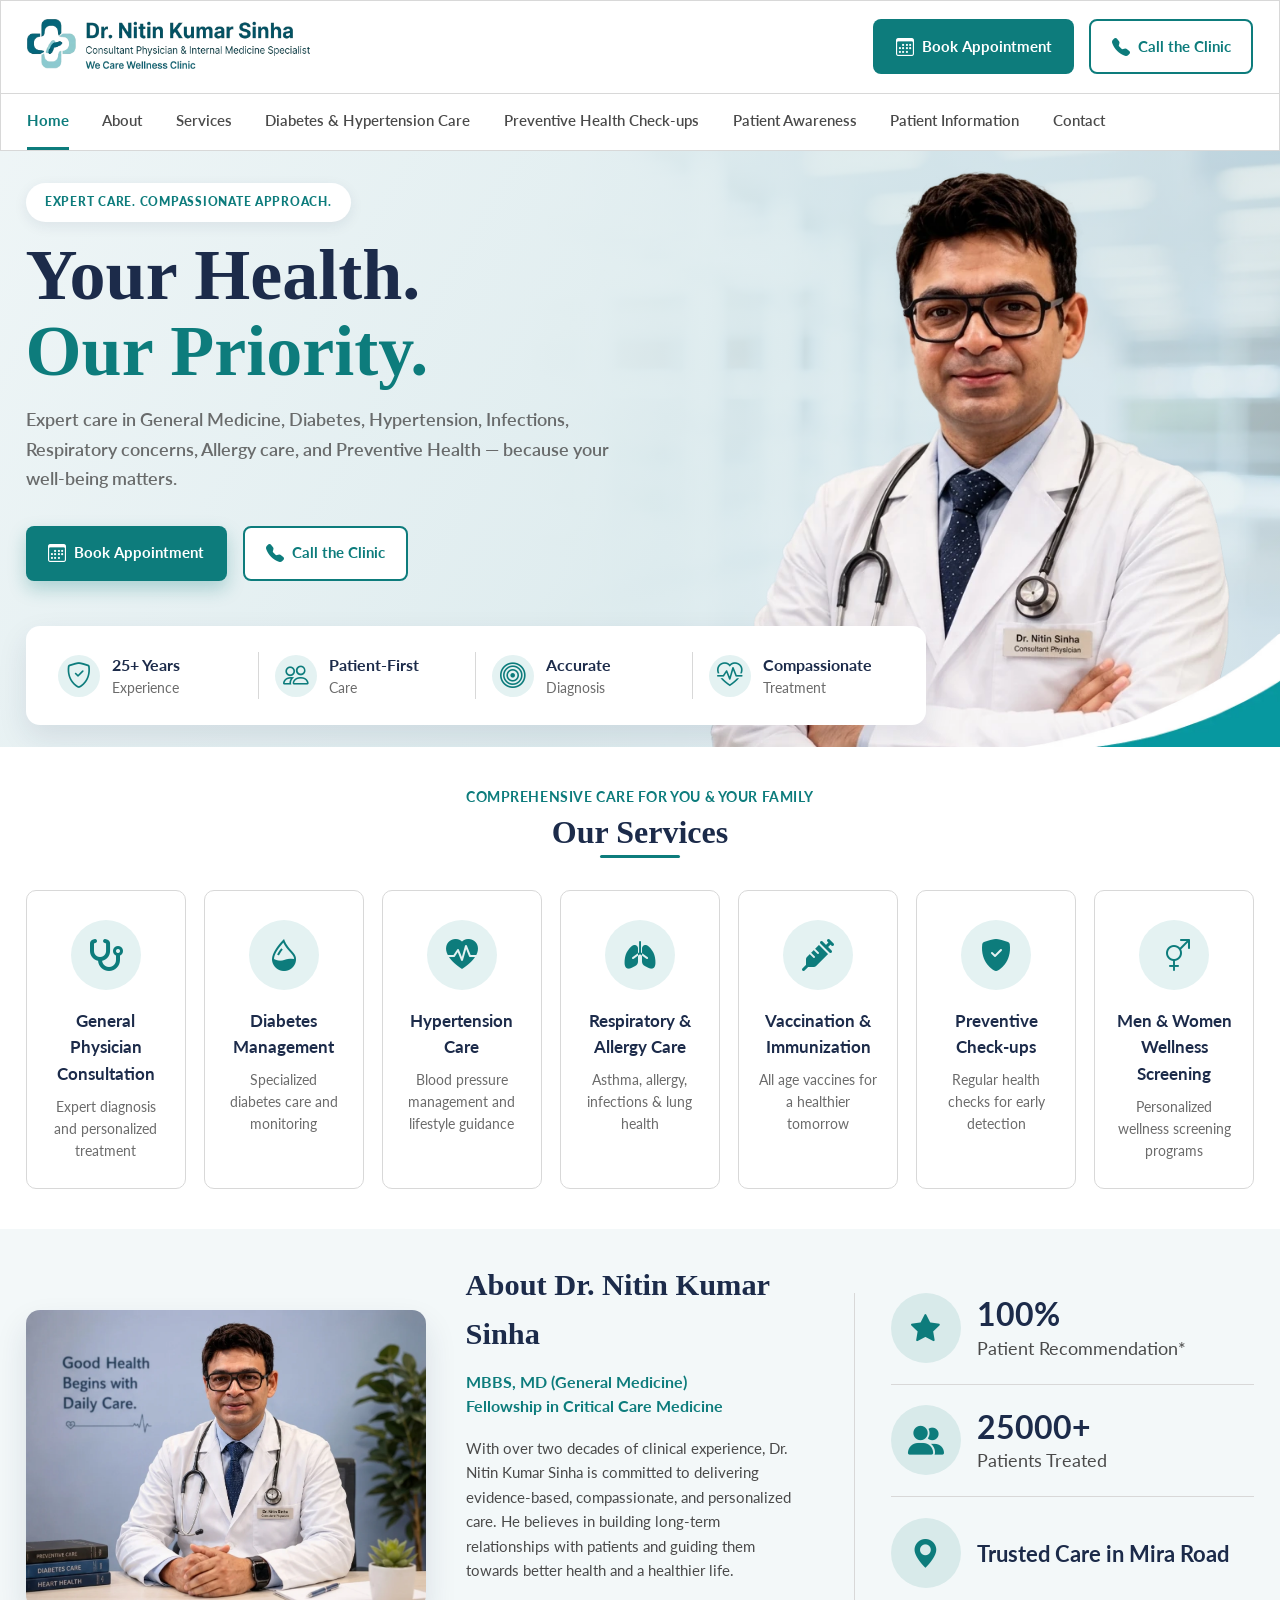
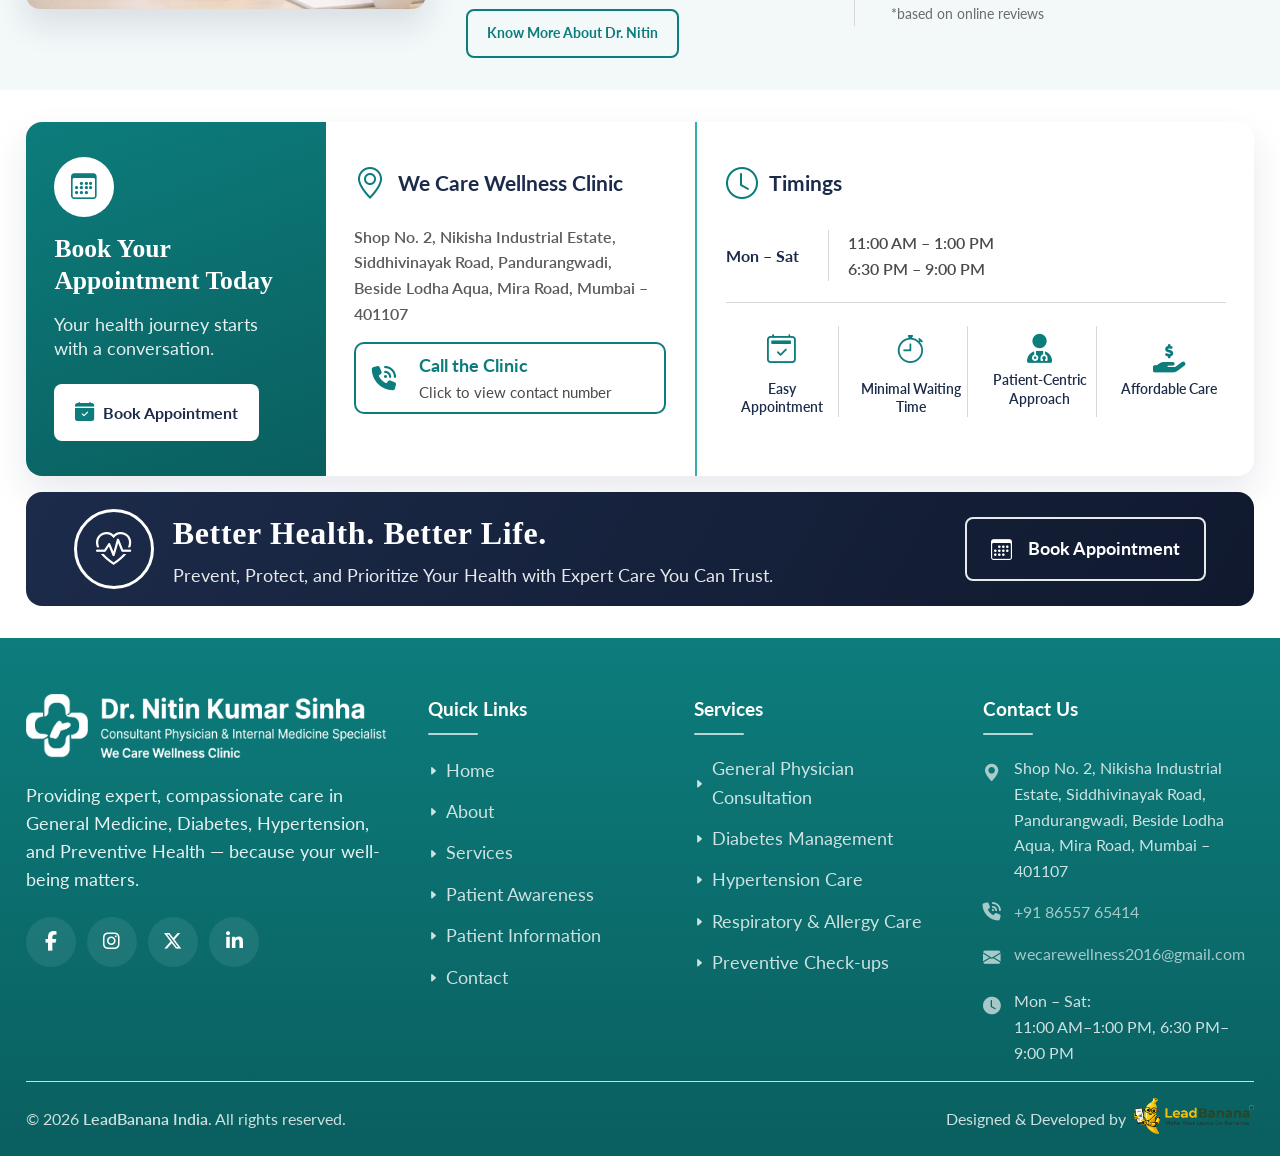
<file: index.html>
<!DOCTYPE html>
<html lang="en">

<head>
    <meta charset="UTF-8">
    <meta name="viewport" content="width=device-width, initial-scale=1.0">
    <title>Dr. Nitin Kumar Sinha</title>
    <link rel="icon" type="image/png" href="images/dr-favicon.webp">

    <link
        href="https://fonts.googleapis.com/css2?family=Lato:ital,wght@0,100;0,300;0,400;0,700;0,900;1,100;1,300;1,400;1,700;1,900&display=swap"
        rel="stylesheet">
    <link rel="stylesheet" href="https://cdn.jsdelivr.net/npm/bootstrap-icons@1.11.3/font/bootstrap-icons.min.css">
    <link rel="stylesheet" href="https://cdnjs.cloudflare.com/ajax/libs/font-awesome/6.7.2/css/all.min.css">
    <link rel="stylesheet" href="style.css">
</head>

<body>

    <header class="site-header">
        <div class="section-container header-top">
            <a href="index.html" class="logo">
                <img src="images/logo.webp" alt="Dr. Nitin Kumar Sinha Logo">
            </a>

            <div class="header-actions">
                <a href="contact.html#book-appointment-section" class="btn btn-primary">
                    <i class="bi bi-calendar3"></i>
                    <span>Book Appointment</span>
                </a>
                <a href="tel:+918655765414" class="btn btn-outline">
                    <i class="bi bi-telephone-fill"></i>
                    <span class="call-btn-text">Call the Clinic</span>
                </a>
                <button class="nav-toggle" id="navToggle" aria-label="Toggle navigation">
                    <span></span><span></span><span></span>
                </button>
            </div>
        </div>

        <nav class="main-nav" id="mainNav">
            <div class="section-container">
                <ul class="nav-list">
                    <li><a href="index.html" class="active">Home</a></li>
                    <li><a href="about.html">About</a></li>
                    <li><a href="services.html">Services</a></li>
                    <li><a href="diabetes.html">Diabetes &amp; Hypertension Care</a></li>
                    <li><a href="checkups.html">Preventive Health Check-ups</a></li>
                    <li><a href="patient-awareness.html">Patient Awareness</a></li>
                    <li><a href="patient-info.html">Patient Information</a></li>
                    <li><a href="contact.html">Contact</a></li>
                </ul>
            </div>
        </nav>
    </header>


    <section class="hero">
        <div class="section-container hero-grid">

            <div class="hero-content">
                <span class="hero-badge">EXPERT CARE. COMPASSIONATE APPROACH.</span>

                <h1 class="hero-heading">
                    Your Health.
                    <span class="highlight">Our Priority.</span>
                </h1>

                <p class="hero-description">
                    Expert care in General Medicine, Diabetes, Hypertension, Infections,
                    Respiratory concerns, Allergy care, and Preventive Health — because
                    your well-being matters.
                </p>

                <div class="hero-actions">
                    <a href="contact.html#book-appointment-section" class="btn btn-primary">
                        <i class="bi bi-calendar3"></i>
                        Book Appointment
                    </a>
                    <a href="tel:+918655765414" class="btn btn-outline">
                        <i class="bi bi-telephone-fill"></i>
                        Call the Clinic
                    </a>
                </div>

                <div class="hero-stats">
                    <div class="stat-item">
                        <span class="stat-icon">
                            <i class="bi bi-shield-check"></i>
                        </span>
                        <span>
                            <div class="stat-title">25+ Years</div>
                            <div class="stat-sub">Experience</div>
                        </span>
                    </div>

                    <div class="stat-item">
                        <span class="stat-icon">
                            <i class="bi bi-people"></i>
                        </span>
                        <span>
                            <div class="stat-title">Patient-First</div>
                            <div class="stat-sub">Care</div>
                        </span>
                    </div>

                    <div class="stat-item">
                        <span class="stat-icon">
                            <i class="bi bi-bullseye"></i>
                        </span>
                        <span>
                            <div class="stat-title">Accurate</div>
                            <div class="stat-sub">Diagnosis</div>
                        </span>
                    </div>

                    <div class="stat-item">
                        <span class="stat-icon">
                            <i class="bi bi-heart-pulse"></i>
                        </span>
                        <span>
                            <div class="stat-title">Compassionate</div>
                            <div class="stat-sub">Treatment</div>
                        </span>
                    </div>
                </div>
            </div>

            <div class="hero-image-wrap">
                <img src="images/self-1.webp" alt="Dr. Nitin Kumar Sinha">
            </div>

        </div>

        <img class="hero-prop" src="images/hero-prop-1.webp" alt="">

    </section>


    <section class="home-services">
        <div class="section-container">

            <div class="home-services-header">
                <span class="home-services-eyebrow">COMPREHENSIVE CARE FOR YOU &amp; YOUR FAMILY</span>
                <h2 class="home-services-title">Our Services</h2>
            </div>

            <div class="home-services-grid">

                <div class="home-service-card">
                    <div class="home-service-icon"><i class="fa-solid fa-stethoscope"></i></div>
                    <div class="home-service-title">General Physician Consultation</div>
                    <p class="home-service-desc">Expert diagnosis and personalized treatment</p>
                </div>

                <div class="home-service-card">
                    <div class="home-service-icon"><i class="bi bi-droplet-half"></i></div>
                    <div class="home-service-title">Diabetes Management</div>
                    <p class="home-service-desc">Specialized diabetes care and monitoring</p>
                </div>

                <div class="home-service-card">
                    <div class="home-service-icon"><i class="bi bi-heart-pulse-fill"></i></div>
                    <div class="home-service-title">Hypertension Care</div>
                    <p class="home-service-desc">Blood pressure management and lifestyle guidance</p>
                </div>

                <div class="home-service-card">
                    <div class="home-service-icon"><i class="bi bi-lungs-fill"></i></div>
                    <div class="home-service-title">Respiratory &amp; Allergy Care</div>
                    <p class="home-service-desc">Asthma, allergy, infections &amp; lung health</p>
                </div>

                <div class="home-service-card">
                    <div class="home-service-icon"><i class="fa-solid fa-syringe"></i></div>
                    <div class="home-service-title">Vaccination &amp; Immunization</div>
                    <p class="home-service-desc">All age vaccines for a healthier tomorrow</p>
                </div>

                <div class="home-service-card">
                    <div class="home-service-icon"><i class="bi bi-shield-fill-check"></i></div>
                    <div class="home-service-title">Preventive Check-ups</div>
                    <p class="home-service-desc">Regular health checks for early detection</p>
                </div>

                <div class="home-service-card">
                    <div class="home-service-icon"><i class="bi bi-gender-ambiguous"></i></div>
                    <div class="home-service-title">Men &amp; Women Wellness Screening</div>
                    <p class="home-service-desc">Personalized wellness screening programs</p>
                </div>

            </div>
        </div>
    </section>



    <section class="home-about">
        <div class="section-container home-about-grid">

            <div class="home-about-photo">
                <img src="images/self-4.webp" alt="Dr. Nitin Kumar Sinha">
            </div>

            <div class="home-about-content">
                <h2 class="home-about-title">About Dr. Nitin Kumar Sinha</h2>
                <p class="home-about-qualification">
                    MBBS, MD (General Medicine)<br>
                    Fellowship in Critical Care Medicine
                </p>
                <p class="home-about-desc">
                    With over two decades of clinical experience, Dr. Nitin Kumar Sinha
                    is committed to delivering evidence-based, compassionate, and
                    personalized care. He believes in building long-term relationships
                    with patients and guiding them towards better health and a healthier life.
                </p>
                <a href="about.html" class="btn-know-more">Know More About Dr. Nitin</a>
            </div>

            <div class="home-about-stats">
                <div class="stat-row">
                    <span class="stat-icon-circle"><i class="bi bi-star-fill"></i></span>
                    <span>
                        <div class="stat-value">100%</div>
                        <div class="stat-label">Patient Recommendation*</div>
                    </span>
                </div>

                <div class="stat-row">
                    <span class="stat-icon-circle"><i class="fa-solid fa-user-group"></i></span>
                    <span>
                        <div class="stat-value">25000+</div>
                        <div class="stat-label">Patients Treated</div>
                    </span>
                </div>

                <div class="stat-row">
                    <span class="stat-icon-circle"><i class="bi bi-geo-alt-fill"></i></span>
                    <span>
                        <div class="stat-value">Trusted Care in Mira Road</div>
                    </span>
                </div>

                <p class="about-stats-note">*based on online reviews</p>
            </div>

        </div>
    </section>


    <div class="info-cta-wrapper section-container">

        <!-- ===== SECTION 1: Appointment / Clinic Info ===== -->
        <div class="info-card">

            <!-- Column 1 -->
            <div class="info-col-book">
                <span class="info-icon-circle"><i class="bi bi-calendar3"></i></span>
                <h3>Book Your Appointment Today</h3>
                <p>Your health journey starts with a conversation.</p>
                <a href="contact.html#book-appointment-section" class="btn-white"><i class="bi bi-calendar-check-fill"></i> Book Appointment</a>
            </div>

            <!-- Column 2 -->
            <div class="info-col-location">
                <div class="info-heading-row">
                    <i class="bi bi-geo-alt line-icon"></i>
                    <h3>We Care Wellness Clinic</h3>
                </div>
                <p class="address">
                    Shop No. 2, Nikisha Industrial Estate, Siddhivinayak Road,
                    Pandurangwadi, Beside Lodha Aqua, Mira Road, Mumbai – 401107
                </p>
                <button class="call-box" onclick="window.location.href='tel:+918655765414'">
                    <i class="fa-solid fa-phone-volume call-box-icon"></i>
                    <span>
                        <div class="call-title">Call the Clinic</div>
                        <div class="call-sub">Click to view contact number</div>
                    </span>
                </button>
            </div>

            <!-- Column 3 -->
            <div class="info-col-timings">
                <div class="info-heading-row">
                    <i class="bi bi-clock line-icon"></i>
                    <h3>Timings</h3>
                </div>

                <div class="timings-row">
                    <div class="timings-day">Mon – Sat</div>
                    <div class="timings-hours">
                        11:00 AM – 1:00 PM<br>
                        6:30 PM – 9:00 PM
                    </div>
                </div>

                <div class="feature-row">
                    <div class="feature-item">
                        <i class="bi bi-calendar2-check"></i>
                        <span>Easy Appointment</span>
                    </div>
                    <div class="feature-item">
                        <i class="bi bi-stopwatch"></i>
                        <span>Minimal Waiting Time</span>
                    </div>
                    <div class="feature-item">
                        <i class="fa-solid fa-user-doctor"></i>
                        <span>Patient-Centric Approach</span>
                    </div>
                    <div class="feature-item">
                        <i class="fa-solid fa-hand-holding-dollar"></i>
                        <span>Affordable Care</span>
                    </div>
                </div>
            </div>

        </div>

        <!-- ===== SECTION 2: CTA Banner ===== -->
        <div class="cta-banner">
            <div class="cta-left">
                <span class="cta-icon-circle"><i class="bi bi-heart-pulse"></i></span>
                <div class="cta-text">
                    <h3>Better Health. Better Life.</h3>
                    <p>Prevent, Protect, and Prioritize Your Health with Expert Care You Can Trust.</p>
                </div>
            </div>
            <a href="contact.html#book-appointment-section" class="btn-outline-white"><i class="bi bi-calendar3"></i> Book Appointment</a>
        </div>

    </div>


    <footer class="site-footer">
        <div class="section-container">

            <div class="footer-grid">

                <!-- Column 1: Brand -->
                <div>
                    <div class="footer-brand">
                        <a href="index.php">
                            <img src="images/logo-white.webp" alt="">
                        </a>
                    </div>
                    <p class="footer-desc">
                        Providing expert, compassionate care in General Medicine, Diabetes,
                        Hypertension, and Preventive Health — because your well-being matters.
                    </p>
                    <div class="footer-socials">
                        <a href="#" aria-label="Facebook"><i class="fa-brands fa-facebook-f"></i></a>
                        <a href="#" aria-label="Instagram"><i class="fa-brands fa-instagram"></i></a>
                        <a href="#" aria-label="X / Twitter"><i class="fa-brands fa-x-twitter"></i></a>
                        <a href="#" aria-label="LinkedIn"><i class="fa-brands fa-linkedin-in"></i></a>
                    </div>
                </div>

                <!-- Column 2: Quick Links -->
                <div>
                    <h4 class="footer-heading">Quick Links</h4>
                    <ul class="footer-links">
                        <li><a href="index.html"><i class="bi bi-caret-right-fill"></i> Home</a></li>
                        <li><a href="about.html"><i class="bi bi-caret-right-fill"></i> About</a></li>
                        <li><a href="services.html"><i class="bi bi-caret-right-fill"></i> Services</a></li>
                        <li><a href="patient-awareness.html"><i class="bi bi-caret-right-fill"></i> Patient Awareness</a></li>
                        <li><a href="patient-info.html"><i class="bi bi-caret-right-fill"></i> Patient Information</a></li>
                        <li><a href="contact.html"><i class="bi bi-caret-right-fill"></i> Contact</a></li>
                    </ul>
                </div>

                <!-- Column 3: Services -->
                <div>
                    <h4 class="footer-heading">Services</h4>
                    <ul class="footer-links">
                        <li><a href="services.html"><i class="bi bi-caret-right-fill"></i> General Physician Consultation</a></li>
                        <li><a href="diabetes.html"><i class="bi bi-caret-right-fill"></i> Diabetes Management</a></li>
                        <li><a href="diabetes.html"><i class="bi bi-caret-right-fill"></i> Hypertension Care</a></li>
                        <li><a href="services.html"><i class="bi bi-caret-right-fill"></i> Respiratory &amp; Allergy Care</a></li>
                        <li><a href="checkups.html"><i class="bi bi-caret-right-fill"></i> Preventive Check-ups</a></li>
                    </ul>
                </div>

                <!-- Column 4: Contact -->
                <div>
                    <h4 class="footer-heading">Contact Us</h4>
                    <div class="footer-contact">
                        <div class="footer-contact-item">
                            <i class="bi bi-geo-alt-fill"></i>
                            <span>Shop No. 2, Nikisha Industrial Estate, Siddhivinayak Road, Pandurangwadi, Beside Lodha
                                Aqua, Mira Road, Mumbai – 401107</span>
                        </div>
                        <div class="footer-contact-item">
                            <i class="fa-solid fa-phone-volume"></i>
                            <a href="tel:+918655765414">+91 86557 65414</a>
                        </div>
                        <div class="footer-contact-item">
                            <i class="bi bi-envelope-fill"></i>
                            <a href="mailto:wecarewellness2016@gmail.com">wecarewellness2016@gmail.com</a>
                        </div>
                        <div class="footer-contact-item">
                            <i class="bi bi-clock-fill"></i>
                            <span>Mon – Sat: <br> 11:00 AM–1:00 PM, 6:30 PM–9:00 PM</span>
                        </div>
                    </div>
                </div>

            </div>

            <div class="footer-bottom">
                <p>&copy; <span>2026</span> <a href="https://leadbanana.in" target="_blank" rel="noopener">LeadBanana
                        India</a>. All rights reserved.</p>
                <p class="designed-by">Designed &amp; Developed by <a class="lead-logo" href="https://leadbanana.in"
                        target="_blank" rel="noopener">
                        <img src="images/leadbanana-logo.webp" alt="">
                    </a></p>
            </div>

        </div>
    </footer>




    <!-- for header navigation -->
    <script>
        const toggle = document.getElementById('navToggle');
        const nav = document.getElementById('mainNav');
        toggle.addEventListener('click', () => nav.classList.toggle('open'));
    </script>


</body>

</html>
</file>
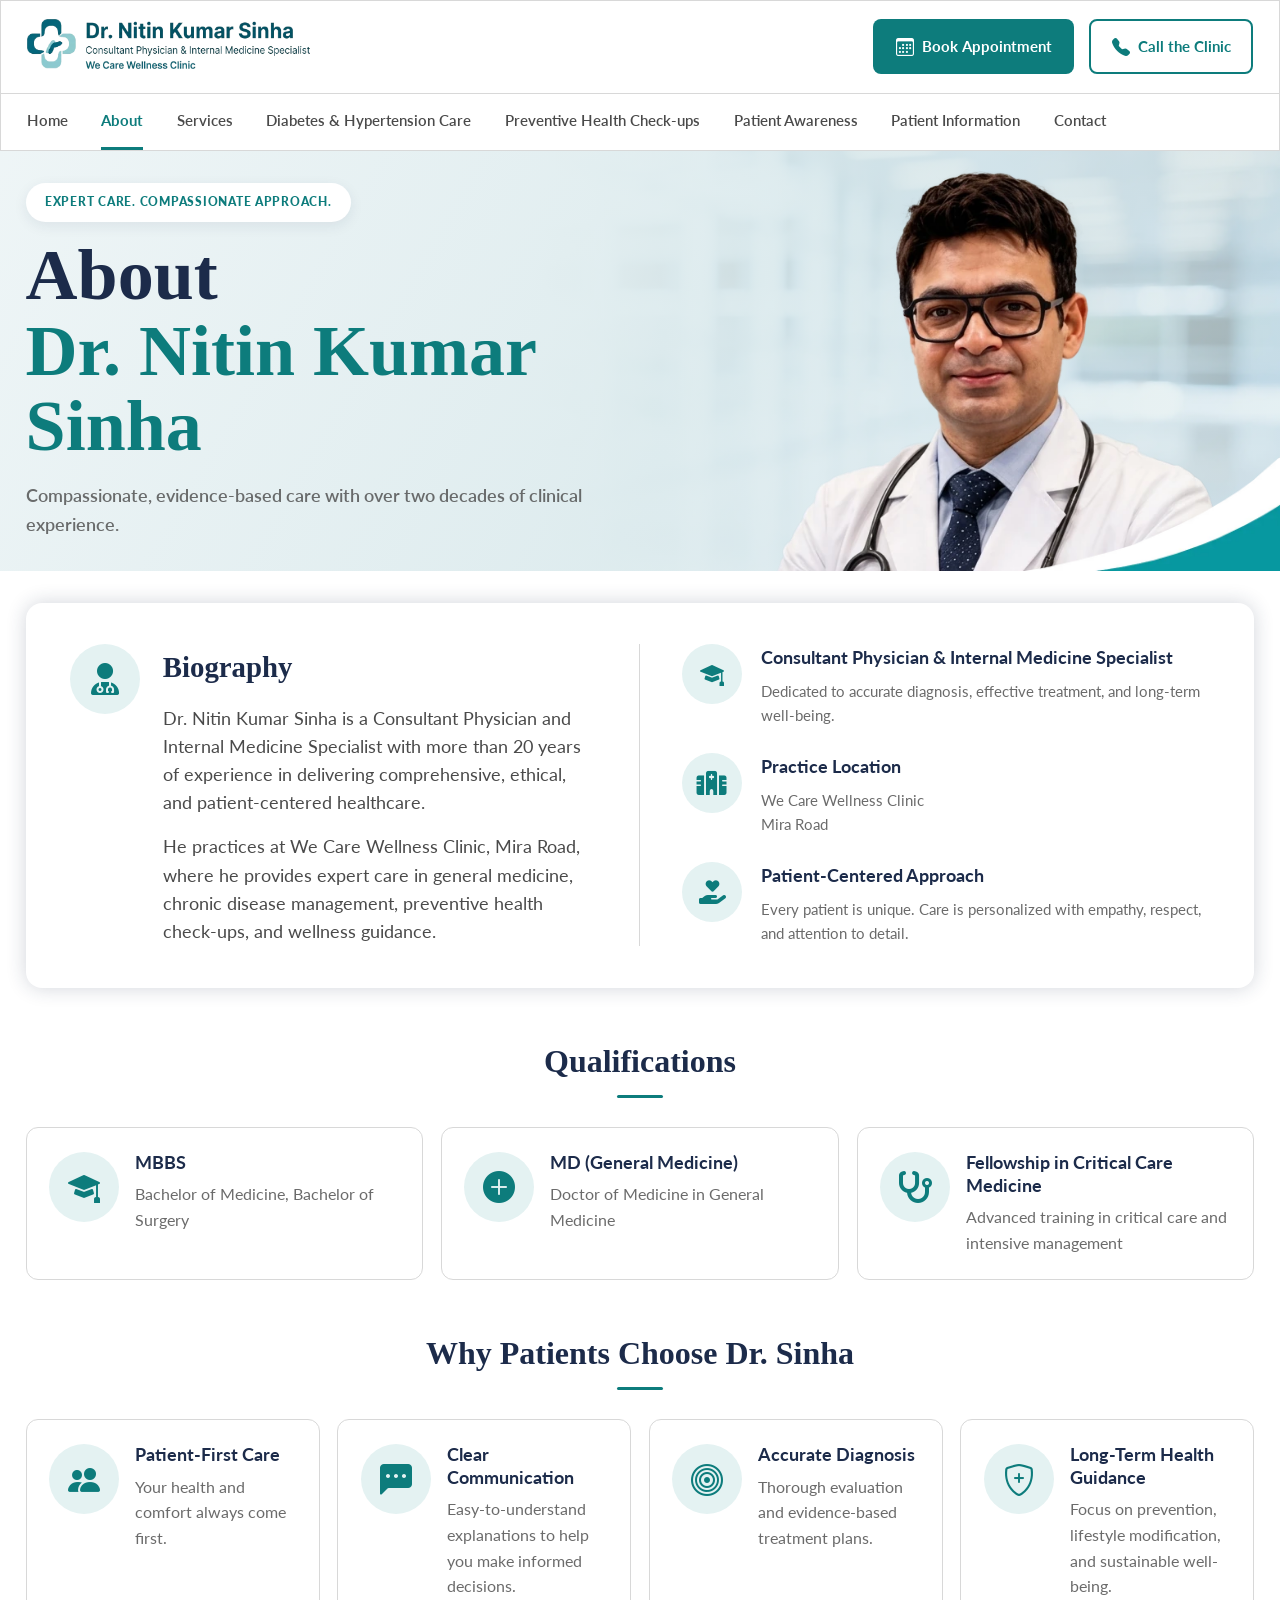
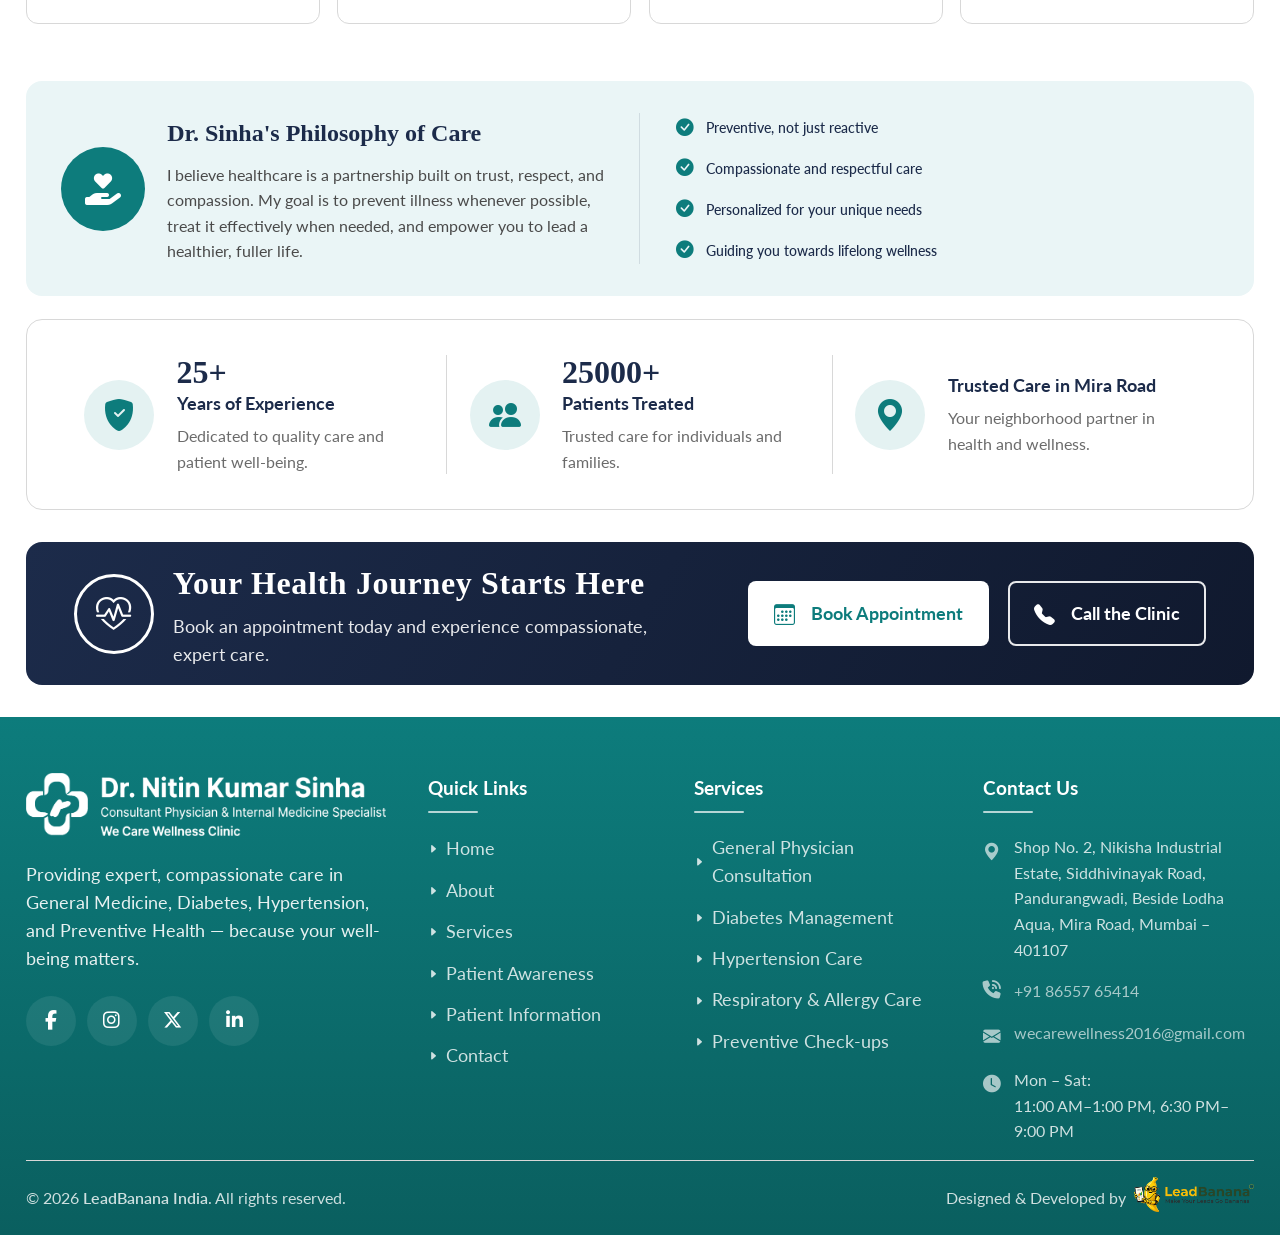
<file: about.html>
<!DOCTYPE html>
<html lang="en">

<head>
    <meta charset="UTF-8">
    <meta name="viewport" content="width=device-width, initial-scale=1.0">
    <title>About - Dr. Nitin Kumar Sinha</title>
    <link rel="icon" type="image/png" href="images/dr-favicon.webp">

    <link
        href="https://fonts.googleapis.com/css2?family=Lato:ital,wght@0,100;0,300;0,400;0,700;0,900;1,100;1,300;1,400;1,700;1,900&display=swap"
        rel="stylesheet">
    <link rel="stylesheet" href="https://cdn.jsdelivr.net/npm/bootstrap-icons@1.11.3/font/bootstrap-icons.min.css">
    <link rel="stylesheet" href="https://cdnjs.cloudflare.com/ajax/libs/font-awesome/6.7.2/css/all.min.css">
    <link rel="stylesheet" href="style.css">
</head>

<body>

    <header class="site-header">
        <div class="section-container header-top">
            <a href="index.html" class="logo">
                <img src="images/logo.webp" alt="Dr. Nitin Kumar Sinha Logo">
            </a>

            <div class="header-actions">
                <a href="contact.html#book-appointment-section" class="btn btn-primary">
                    <i class="bi bi-calendar3"></i>
                    <span>Book Appointment</span>
                </a>
                <a href="tel:+918655765414" class="btn btn-outline">
                    <i class="bi bi-telephone-fill"></i>
                    <span class="call-btn-text">Call the Clinic</span>
                </a>
                <button class="nav-toggle" id="navToggle" aria-label="Toggle navigation">
                    <span></span><span></span><span></span>
                </button>
            </div>
        </div>

        <nav class="main-nav" id="mainNav">
            <div class="section-container">
                <ul class="nav-list">
                    <li><a href="index.html">Home</a></li>
                    <li><a href="about.html" class="active">About</a></li>
                    <li><a href="services.html">Services</a></li>
                    <li><a href="diabetes.html">Diabetes &amp; Hypertension Care</a></li>
                    <li><a href="checkups.html">Preventive Health Check-ups</a></li>
                    <li><a href="patient-awareness.html">Patient Awareness</a></li>
                    <li><a href="patient-info.html">Patient Information</a></li>
                    <li><a href="contact.html">Contact</a></li>
                </ul>
            </div>
        </nav>
    </header>


    <section class="hero services-hero contact-hero">
        <div class="section-container hero-grid">

            <div class="hero-content">
                <span class="hero-badge">EXPERT CARE. COMPASSIONATE APPROACH.</span>

                <h1 class="hero-heading">
                    About
                    <span class="highlight">Dr. Nitin Kumar Sinha</span>
                </h1>

                <p class="hero-description">
                    Compassionate, evidence-based care with over two decades of clinical experience.
                </p>

            </div>

            <div class="hero-image-wrap hero-image-services">
                <img src="images/self-1.webp" alt="Dr. Nitin Kumar Sinha">
            </div>

        </div>

        <img class="hero-prop" src="images/hero-prop-1.webp" alt="">

    </section>


    <section class="biography">
        <div class="section-container">
            <div class="biography-card">

                <!-- Left: Biography intro -->
                <div class="bio-left">
                    <span class="bio-icon"><i class="fa-solid fa-user-doctor"></i></span>
                    <div class="bio-left-content">
                        <h2>Biography</h2>
                        <p>
                            Dr. Nitin Kumar Sinha is a Consultant Physician and Internal
                            Medicine Specialist with more than 20 years of experience in
                            delivering comprehensive, ethical, and patient-centered healthcare.
                        </p>
                        <p>
                            He practices at We Care Wellness Clinic, Mira Road, where he
                            provides expert care in general medicine, chronic disease
                            management, preventive health check-ups, and wellness guidance.
                        </p>
                    </div>
                </div>

                <div class="bio-divider"></div>

                <!-- Right: Detail rows -->
                <div class="bio-right">

                    <div class="bio-row">
                        <span class="bio-row-icon"><i class="bi bi-mortarboard-fill"></i></span>
                        <div class="bio-row-content">
                            <h4>Consultant Physician &amp; Internal Medicine Specialist</h4>
                            <p>Dedicated to accurate diagnosis, effective treatment, and long-term well-being.</p>
                        </div>
                    </div>

                    <div class="bio-row">
                        <span class="bio-row-icon"><i class="fa-solid fa-hospital"></i></span>
                        <div class="bio-row-content">
                            <h4>Practice Location</h4>
                            <p>We Care Wellness Clinic<br>Mira Road</p>
                        </div>
                    </div>

                    <div class="bio-row">
                        <span class="bio-row-icon"><i class="fa-solid fa-hand-holding-heart"></i></span>
                        <div class="bio-row-content">
                            <h4>Patient-Centered Approach</h4>
                            <p>Every patient is unique. Care is personalized with empathy, respect, and attention to
                                detail.</p>
                        </div>
                    </div>

                </div>

            </div>
        </div>
    </section>


    <!-- ===== SECTION: Qualifications ===== -->
    <section class="card-section">
        <div class="section-container">
            <h2 class="card-section-title">Qualifications</h2>

            <div class="qualifications-grid">

                <div class="about-info-card">
                    <span class="info-card-icon"><i class="bi bi-mortarboard-fill"></i></span>
                    <div>
                        <div class="info-card-title">MBBS</div>
                        <p class="info-card-desc">Bachelor of Medicine, Bachelor of Surgery</p>
                    </div>
                </div>

                <div class="about-info-card">
                    <span class="info-card-icon"><i class="bi bi-plus-circle-fill"></i></span>
                    <div>
                        <div class="info-card-title">MD (General Medicine)</div>
                        <p class="info-card-desc">Doctor of Medicine in General Medicine</p>
                    </div>
                </div>

                <div class="about-info-card">
                    <span class="info-card-icon"><i class="fa-solid fa-stethoscope"></i></span>
                    <div>
                        <div class="info-card-title">Fellowship in Critical Care Medicine</div>
                        <p class="info-card-desc">Advanced training in critical care and intensive management</p>
                    </div>
                </div>

            </div>
        </div>
    </section>

    <!-- ===== SECTION: Why Patients Choose Dr. Sinha ===== -->
    <section class="card-section">
        <div class="section-container">
            <h2 class="card-section-title">Why Patients Choose Dr. Sinha</h2>

            <div class="choose-grid">

                <div class="about-info-card">
                    <span class="info-card-icon"><i class="bi bi-people-fill"></i></span>
                    <div>
                        <div class="info-card-title">Patient-First Care</div>
                        <p class="info-card-desc">Your health and comfort always come first.</p>
                    </div>
                </div>

                <div class="about-info-card">
                    <span class="info-card-icon"><i class="bi bi-chat-left-dots-fill"></i></span>
                    <div>
                        <div class="info-card-title">Clear Communication</div>
                        <p class="info-card-desc">Easy-to-understand explanations to help you make informed decisions.
                        </p>
                    </div>
                </div>

                <div class="about-info-card">
                    <span class="info-card-icon"><i class="bi bi-bullseye"></i></span>
                    <div>
                        <div class="info-card-title">Accurate Diagnosis</div>
                        <p class="info-card-desc">Thorough evaluation and evidence-based treatment plans.</p>
                    </div>
                </div>

                <div class="about-info-card">
                    <span class="info-card-icon"><i class="bi bi-shield-plus"></i></span>
                    <div>
                        <div class="info-card-title">Long-Term Health Guidance</div>
                        <p class="info-card-desc">Focus on prevention, lifestyle modification, and sustainable
                            well-being.</p>
                    </div>
                </div>

            </div>
        </div>
    </section>


    <section class="philosophy-stats">
        <div class="section-container">

            <!-- ===== PANEL 1: Philosophy of Care ===== -->
            <div class="philosophy-panel">

                <div class="philosophy-left">
                    <span class="philosophy-icon"><i class="fa-solid fa-hand-holding-heart"></i></span>
                    <div class="philosophy-left-text">
                        <h2>Dr. Sinha's Philosophy of Care</h2>
                        <p>
                            I believe healthcare is a partnership built on trust, respect,
                            and compassion. My goal is to prevent illness whenever possible,
                            treat it effectively when needed, and empower you to lead a
                            healthier, fuller life.
                        </p>
                    </div>
                </div>

                <div class="philosophy-divider"></div>

                <div class="philosophy-checklist">
                    <div class="philosophy-check-item"><i class="bi bi-check-circle-fill"></i> Preventive, not just
                        reactive</div>
                    <div class="philosophy-check-item"><i class="bi bi-check-circle-fill"></i> Compassionate and
                        respectful care</div>
                    <div class="philosophy-check-item"><i class="bi bi-check-circle-fill"></i> Personalized for your
                        unique needs</div>
                    <div class="philosophy-check-item"><i class="bi bi-check-circle-fill"></i> Guiding you towards
                        lifelong wellness</div>
                </div>

            </div>

            <!-- ===== PANEL 2: Stats strip ===== -->
            <div class="stats-panel">

                <div class="stat-item">
                    <span class="stat-icon"><i class="bi bi-shield-fill-check"></i></span>
                    <div>
                        <div class="stat-number">25+</div>
                        <div class="stat-label">Years of Experience</div>
                        <p class="stat-desc">Dedicated to quality care and patient well-being.</p>
                    </div>
                </div>

                <div class="stat-item">
                    <span class="stat-icon"><i class="bi bi-people-fill"></i></span>
                    <div>
                        <div class="stat-number">25000+</div>
                        <div class="stat-label">Patients Treated</div>
                        <p class="stat-desc">Trusted care for individuals and families.</p>
                    </div>
                </div>

                <div class="stat-item">
                    <span class="stat-icon"><i class="bi bi-geo-alt-fill"></i></span>
                    <div>
                        <div class="stat-label">Trusted Care in Mira Road</div>
                        <p class="stat-desc">Your neighborhood partner in health and wellness.</p>
                    </div>
                </div>

            </div>

        </div>
    </section>



    <div class="info-cta-wrapper section-container p-info-cta-wrapper">

        <div class="cta-banner">
            <div class="cta-left">
                <span class="cta-icon-circle"><i class="bi bi-heart-pulse"></i></span>
                <div class="cta-text">
                    <h3>Your Health Journey Starts Here</h3>
                    <p>Book an appointment today and experience compassionate, expert care.</p>
                </div>
            </div>
            <div class="cta-actions">
                <a href="contact.html#book-appointment-section" class="btn-outline-white cta-book-btn"><i class="bi bi-calendar3"></i> Book
                    Appointment</a>
                <a href="tel:+918655765414" class="btn-outline-white"><i class="bi bi-telephone-fill"></i> Call the
                    Clinic</a>
            </div>
        </div>

    </div>


    <footer class="site-footer">
        <div class="section-container">

            <div class="footer-grid">

                <!-- Column 1: Brand -->
                <div>
                    <div class="footer-brand">
                        <a href="index.php">
                            <img src="images/logo-white.webp" alt="">
                        </a>
                    </div>
                    <p class="footer-desc">
                        Providing expert, compassionate care in General Medicine, Diabetes,
                        Hypertension, and Preventive Health — because your well-being matters.
                    </p>
                    <div class="footer-socials">
                        <a href="#" aria-label="Facebook"><i class="fa-brands fa-facebook-f"></i></a>
                        <a href="#" aria-label="Instagram"><i class="fa-brands fa-instagram"></i></a>
                        <a href="#" aria-label="X / Twitter"><i class="fa-brands fa-x-twitter"></i></a>
                        <a href="#" aria-label="LinkedIn"><i class="fa-brands fa-linkedin-in"></i></a>
                    </div>
                </div>

                <!-- Column 2: Quick Links -->
                <div>
                    <h4 class="footer-heading">Quick Links</h4>
                    <ul class="footer-links">
                        <li><a href="index.html"><i class="bi bi-caret-right-fill"></i> Home</a></li>
                        <li><a href="about.html"><i class="bi bi-caret-right-fill"></i> About</a></li>
                        <li><a href="services.html"><i class="bi bi-caret-right-fill"></i> Services</a></li>
                        <li><a href="patient-awareness.html"><i class="bi bi-caret-right-fill"></i> Patient Awareness</a></li>
                        <li><a href="patient-info.html"><i class="bi bi-caret-right-fill"></i> Patient Information</a></li>
                        <li><a href="contact.html"><i class="bi bi-caret-right-fill"></i> Contact</a></li>
                    </ul>
                </div>

                <!-- Column 3: Services -->
                <div>
                    <h4 class="footer-heading">Services</h4>
                    <ul class="footer-links">
                        <li><a href="services.html"><i class="bi bi-caret-right-fill"></i> General Physician Consultation</a></li>
                        <li><a href="diabetes.html"><i class="bi bi-caret-right-fill"></i> Diabetes Management</a></li>
                        <li><a href="diabetes.html"><i class="bi bi-caret-right-fill"></i> Hypertension Care</a></li>
                        <li><a href="services.html"><i class="bi bi-caret-right-fill"></i> Respiratory &amp; Allergy Care</a></li>
                        <li><a href="checkups.html"><i class="bi bi-caret-right-fill"></i> Preventive Check-ups</a></li>
                    </ul>
                </div>

                <!-- Column 4: Contact -->
                <div>
                    <h4 class="footer-heading">Contact Us</h4>
                    <div class="footer-contact">
                        <div class="footer-contact-item">
                            <i class="bi bi-geo-alt-fill"></i>
                            <span>Shop No. 2, Nikisha Industrial Estate, Siddhivinayak Road, Pandurangwadi, Beside Lodha
                                Aqua, Mira Road, Mumbai – 401107</span>
                        </div>
                        <div class="footer-contact-item">
                            <i class="fa-solid fa-phone-volume"></i>
                            <a href="tel:+918655765414">+91 86557 65414</a>
                        </div>
                        <div class="footer-contact-item">
                            <i class="bi bi-envelope-fill"></i>
                            <a href="mailto:wecarewellness2016@gmail.com">wecarewellness2016@gmail.com</a>
                        </div>
                        <div class="footer-contact-item">
                            <i class="bi bi-clock-fill"></i>
                            <span>Mon – Sat: <br> 11:00 AM–1:00 PM, 6:30 PM–9:00 PM</span>
                        </div>
                    </div>
                </div>

            </div>

            <div class="footer-bottom">
                <p>&copy; <span>2026</span> <a href="https://leadbanana.in" target="_blank" rel="noopener">LeadBanana
                        India</a>. All rights reserved.</p>
                <p class="designed-by">Designed &amp; Developed by <a class="lead-logo" href="https://leadbanana.in"
                        target="_blank" rel="noopener">
                        <img src="images/leadbanana-logo.webp" alt="">
                    </a></p>
            </div>

        </div>
    </footer>




    <!-- for header navigation -->
    <script>
        const toggle = document.getElementById('navToggle');
        const nav = document.getElementById('mainNav');
        toggle.addEventListener('click', () => nav.classList.toggle('open'));
    </script>



</body>

</html>
</file>
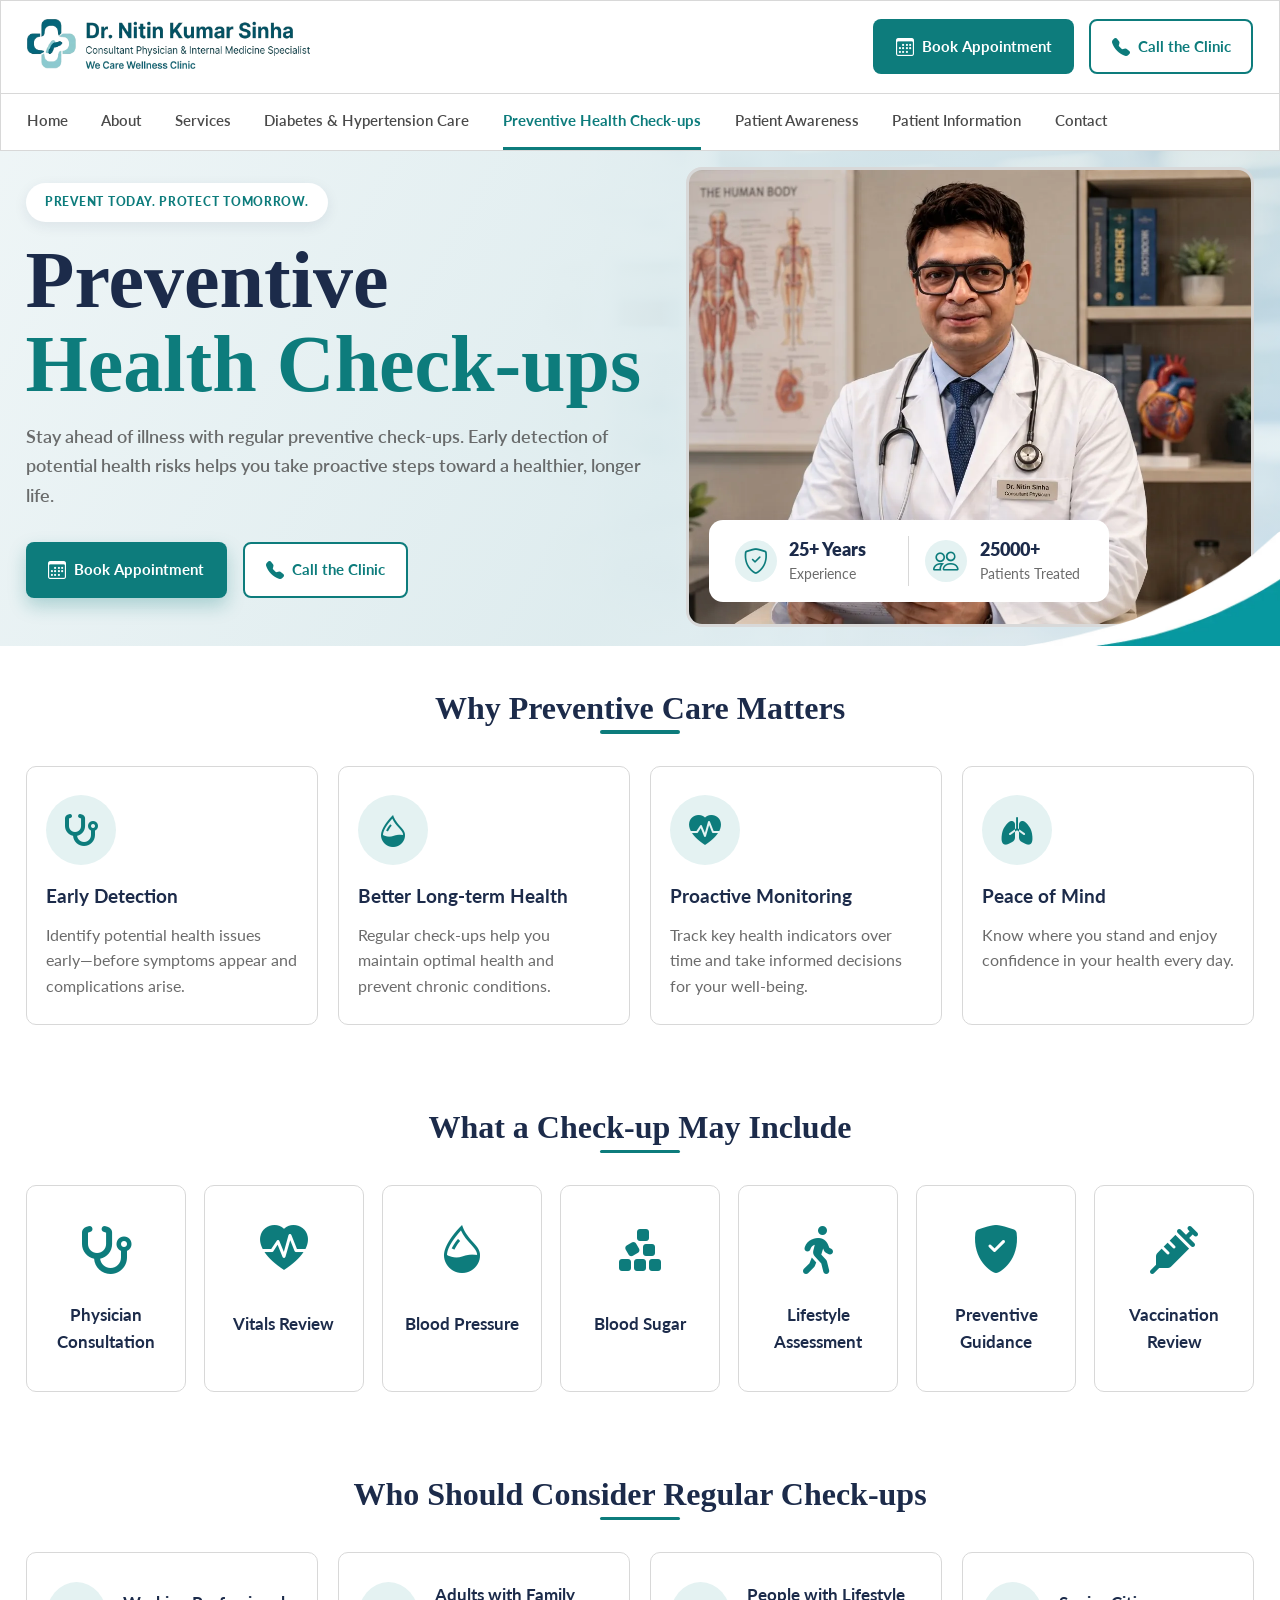
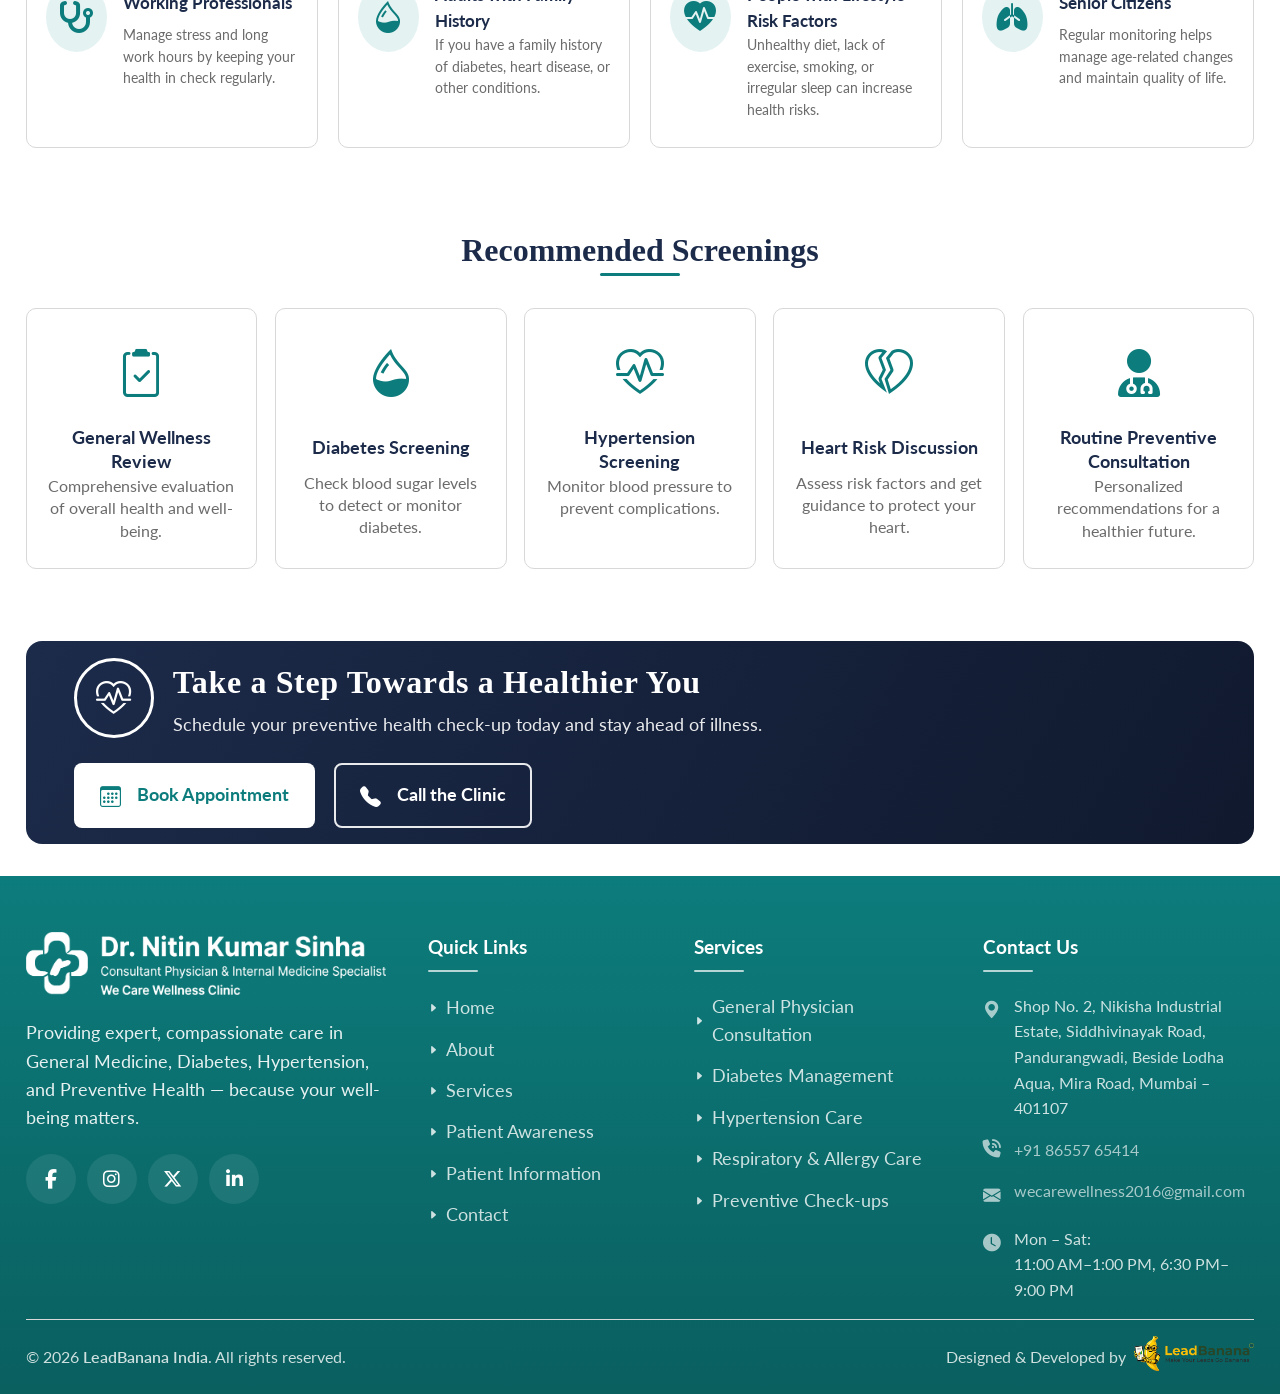
<file: checkups.html>
<!DOCTYPE html>
<html lang="en">

<head>
    <meta charset="UTF-8">
    <meta name="viewport" content="width=device-width, initial-scale=1.0">
    <title>Health Check-ups - Dr. Nitin Kumar Sinha</title>
    <link rel="icon" type="image/png" href="images/dr-favicon.webp">

    <link
        href="https://fonts.googleapis.com/css2?family=Lato:ital,wght@0,100;0,300;0,400;0,700;0,900;1,100;1,300;1,400;1,700;1,900&display=swap"
        rel="stylesheet">
    <link rel="stylesheet" href="https://cdn.jsdelivr.net/npm/bootstrap-icons@1.11.3/font/bootstrap-icons.min.css">
    <link rel="stylesheet" href="https://cdnjs.cloudflare.com/ajax/libs/font-awesome/6.7.2/css/all.min.css">
    <link rel="stylesheet" href="style.css">
</head>

<body>

    <header class="site-header">
        <div class="section-container header-top">
            <a href="index.html" class="logo">
                <img src="images/logo.webp" alt="Dr. Nitin Kumar Sinha Logo">
            </a>

            <div class="header-actions">
                <a href="contact.html#book-appointment-section" class="btn btn-primary">
                    <i class="bi bi-calendar3"></i>
                    <span>Book Appointment</span>
                </a>
                <a href="tel:+918655765414" class="btn btn-outline">
                    <i class="bi bi-telephone-fill"></i>
                    <span class="call-btn-text">Call the Clinic</span>
                </a>
                <button class="nav-toggle" id="navToggle" aria-label="Toggle navigation">
                    <span></span><span></span><span></span>
                </button>
            </div>
        </div>

        <nav class="main-nav" id="mainNav">
            <div class="section-container">
                <ul class="nav-list">
                    <li><a href="index.html">Home</a></li>
                    <li><a href="about.html">About</a></li>
                    <li><a href="services.html">Services</a></li>
                    <li><a href="diabetes.html">Diabetes &amp; Hypertension Care</a></li>
                    <li><a href="checkups.html" class="active">Preventive Health Check-ups</a></li>
                    <li><a href="patient-awareness.html">Patient Awareness</a></li>
                    <li><a href="patient-info.html">Patient Information</a></li>
                    <li><a href="contact.html">Contact</a></li>
                </ul>
            </div>
        </nav>
    </header>


    <section class="hero checkups-hero">
        <div class="section-container hero-grid">

            <div class="hero-content">
                <span class="hero-badge">PREVENT TODAY. PROTECT TOMORROW.</span>

                <h1 class="hero-heading">
                    Preventive
                    <span class="highlight">Health Check-ups</span>
                </h1>

                <p class="hero-description">
                    Stay ahead of illness with regular preventive check-ups. Early detection of potential health risks
                    helps you take proactive steps toward a healthier, longer life.
                </p>

                <div class="hero-actions">
                    <a href="contact.html#book-appointment-section" class="btn btn-primary">
                        <i class="bi bi-calendar3"></i>
                        Book Appointment
                    </a>
                    <a href="tel:+918655765414" class="btn btn-outline">
                        <i class="bi bi-telephone-fill"></i>
                        Call the Clinic
                    </a>
                </div>

            </div>

            <div class="hero-image-wrap checkups-hero-image">
                <img src="images/self-5.webp" alt="Dr. Nitin Kumar Sinha">
                <div class="hero-stats">
                    <div class="stat-item">
                        <span class="stat-icon">
                            <i class="bi bi-shield-check"></i>
                        </span>
                        <span>
                            <div class="stat-title">25+ Years</div>
                            <div class="stat-sub">Experience</div>
                        </span>
                    </div>

                    <div class="stat-item">
                        <span class="stat-icon">
                            <i class="bi bi-people"></i>
                        </span>
                        <span>
                            <div class="stat-title">25000+</div>
                            <div class="stat-sub">Patients Treated</div>
                        </span>
                    </div>

                </div>
            </div>

        </div>

        <img class="hero-prop" src="images/hero-prop-1.webp" alt="">

    </section>


    <section class="home-services">
        <div class="section-container">

            <div class="home-services-header">
                <h2 class="home-services-title">Why Preventive Care Matters</h2>
            </div>

            <div class="home-services-grid checkups-services-grid">

                <div class="home-service-card">
                    <div class="home-service-icon"><i class="fa-solid fa-stethoscope"></i></div>
                    <div class="home-service-title">Early Detection</div>
                    <p class="home-service-desc">Identify potential health issues early—before symptoms appear and
                        complications arise.</p>
                </div>

                <div class="home-service-card">
                    <div class="home-service-icon"><i class="bi bi-droplet-half"></i></div>
                    <div class="home-service-title">Better Long-term Health</div>
                    <p class="home-service-desc">Regular check-ups help you maintain optimal health and prevent chronic
                        conditions.</p>
                </div>

                <div class="home-service-card">
                    <div class="home-service-icon"><i class="bi bi-heart-pulse-fill"></i></div>
                    <div class="home-service-title">Proactive Monitoring</div>
                    <p class="home-service-desc">Track key health indicators over time and take informed decisions for
                        your well-being.</p>
                </div>

                <div class="home-service-card">
                    <div class="home-service-icon"><i class="bi bi-lungs-fill"></i></div>
                    <div class="home-service-title">Peace of Mind</div>
                    <p class="home-service-desc">Know where you stand and enjoy confidence in your health every day.</p>
                </div>

            </div>
        </div>
    </section>



    <section class="home-services">
        <div class="section-container">

            <div class="home-services-header">
                <h2 class="home-services-title">What a Check-up May Include</h2>
            </div>

            <div class="home-services-grid checkups-include-grid">

                <div class="home-service-card">
                    <div class="home-service-icon"><i class="fa-solid fa-stethoscope"></i></div>
                    <div class="home-service-title">Physician Consultation</div>
                </div>

                <div class="home-service-card">
                    <div class="home-service-icon"><i class="bi bi-heart-pulse-fill"></i></div>
                    <div class="home-service-title">Vitals Review</div>
                </div>

                <div class="home-service-card">
                    <div class="home-service-icon"><i class="bi bi-droplet-half"></i></div>
                    <div class="home-service-title">Blood Pressure</div>
                </div>

                <div class="home-service-card">
                    <div class="home-service-icon"><i class="fa-solid fa-cubes-stacked"></i></div>
                    <div class="home-service-title">Blood Sugar</div>
                </div>

                <div class="home-service-card">
                    <div class="home-service-icon"><i class="fa-solid fa-person-walking"></i></div>
                    <div class="home-service-title">Lifestyle Assessment</div>
                </div>

                <div class="home-service-card">
                    <div class="home-service-icon"><i class="bi bi-shield-fill-check"></i></div>
                    <div class="home-service-title">Preventive Guidance</div>
                </div>

                <div class="home-service-card">
                    <div class="home-service-icon"><i class="fa-solid fa-syringe"></i></div>
                    <div class="home-service-title">Vaccination Review</div>
                </div>

            </div>
        </div>
    </section>



    <section class="home-services">
        <div class="section-container">

            <div class="home-services-header">
                <h2 class="home-services-title">Who Should Consider Regular Check-ups</h2>
            </div>

            <div class="home-services-grid home-regular-grid">

                <div class="home-service-card">
                    <div class="home-service-icon"><i class="fa-solid fa-stethoscope"></i></div>
                    <div class="home-regular-card-inner">
                        <div class="home-service-title">Working Professionals</div>
                        <p class="home-service-desc">Manage stress and long work hours by keeping your health in check
                            regularly.</p>
                    </div>
                </div>

                <div class="home-service-card">
                    <div class="home-service-icon"><i class="bi bi-droplet-half"></i></div>
                    <div class="home-regular-card-inner">
                        <div class="home-service-title">Adults with Family History</div>
                        <p class="home-service-desc">If you have a family history of diabetes, heart disease, or other
                            conditions.</p>
                    </div>
                </div>

                <div class="home-service-card">
                    <div class="home-service-icon"><i class="bi bi-heart-pulse-fill"></i></div>
                    <div class="home-regular-card-inner">
                        <div class="home-service-title">People with Lifestyle Risk Factors</div>
                        <p class="home-service-desc">Unhealthy diet, lack of exercise, smoking, or irregular sleep can
                            increase health risks.</p>
                    </div>
                </div>

                <div class="home-service-card">
                    <div class="home-service-icon"><i class="bi bi-lungs-fill"></i></div>
                    <div class="home-regular-card-inner">
                        <div class="home-service-title">Senior Citizens</div>
                        <p class="home-service-desc">Regular monitoring helps manage age-related changes and maintain
                            quality of life.</p>
                    </div>
                </div>

            </div>
        </div>
    </section>



    <section class="home-services">
        <div class="section-container">

            <div class="home-services-header">
                <h2 class="home-services-title">Recommended Screenings</h2>
            </div>

            <div class="home-services-grid home-recommended-grid">

                <div class="home-service-card">
                    <div class="home-service-icon"><i class="bi bi-clipboard2-check"></i></div>
                    <div class="home-service-title">General Wellness Review</div>
                    <p class="home-service-desc">Comprehensive evaluation of overall health and well-being.</p>
                </div>

                <div class="home-service-card">
                    <div class="home-service-icon"><i class="bi bi-droplet-half"></i></div>
                    <div class="home-service-title">Diabetes Screening</div>
                    <p class="home-service-desc">Check blood sugar levels to detect or monitor diabetes.</p>
                </div>

                <div class="home-service-card">
                    <div class="home-service-icon"><i class="bi bi-heart-pulse"></i></div>
                    <div class="home-service-title">Hypertension Screening</div>
                    <p class="home-service-desc">Monitor blood pressure to prevent complications.</p>
                </div>

                <div class="home-service-card">
                    <div class="home-service-icon"><i class="bi bi-heartbreak"></i></div>
                    <div class="home-service-title">Heart Risk Discussion</div>
                    <p class="home-service-desc">Assess risk factors and get guidance to protect your heart.</p>
                </div>

                <div class="home-service-card">
                    <div class="home-service-icon"><i class="fa-solid fa-user-doctor"></i></div>
                    <div class="home-service-title">Routine Preventive Consultation</div>
                    <p class="home-service-desc">Personalized recommendations for a healthier future.</p>
                </div>

            </div>
        </div>
    </section>



    <div class="info-cta-wrapper section-container">

        <div class="cta-banner">
            <div class="cta-left">
                <span class="cta-icon-circle"><i class="bi bi-heart-pulse"></i></span>
                <div class="cta-text">
                    <h3>Take a Step Towards a Healthier You</h3>
                    <p>Schedule your preventive health check-up today and stay ahead of illness.</p>
                </div>
            </div>
            <div class="cta-actions">
                <a href="contact.html#book-appointment-section" class="btn-outline-white cta-book-btn"><i class="bi bi-calendar3"></i> Book
                    Appointment</a>
                <a href="tel:+918655765414" class="btn-outline-white"><i class="bi bi-telephone-fill"></i> Call the
                    Clinic</a>
            </div>
        </div>

    </div>


    <footer class="site-footer">
        <div class="section-container">

            <div class="footer-grid">

                <!-- Column 1: Brand -->
                <div>
                    <div class="footer-brand">
                        <a href="index.php">
                            <img src="images/logo-white.webp" alt="">
                        </a>
                    </div>
                    <p class="footer-desc">
                        Providing expert, compassionate care in General Medicine, Diabetes,
                        Hypertension, and Preventive Health — because your well-being matters.
                    </p>
                    <div class="footer-socials">
                        <a href="#" aria-label="Facebook"><i class="fa-brands fa-facebook-f"></i></a>
                        <a href="#" aria-label="Instagram"><i class="fa-brands fa-instagram"></i></a>
                        <a href="#" aria-label="X / Twitter"><i class="fa-brands fa-x-twitter"></i></a>
                        <a href="#" aria-label="LinkedIn"><i class="fa-brands fa-linkedin-in"></i></a>
                    </div>
                </div>

                <!-- Column 2: Quick Links -->
                <div>
                    <h4 class="footer-heading">Quick Links</h4>
                    <ul class="footer-links">
                        <li><a href="index.html"><i class="bi bi-caret-right-fill"></i> Home</a></li>
                        <li><a href="about.html"><i class="bi bi-caret-right-fill"></i> About</a></li>
                        <li><a href="services.html"><i class="bi bi-caret-right-fill"></i> Services</a></li>
                        <li><a href="patient-awareness.html"><i class="bi bi-caret-right-fill"></i> Patient Awareness</a></li>
                        <li><a href="patient-info.html"><i class="bi bi-caret-right-fill"></i> Patient Information</a></li>
                        <li><a href="contact.html"><i class="bi bi-caret-right-fill"></i> Contact</a></li>
                    </ul>
                </div>

                <!-- Column 3: Services -->
                <div>
                    <h4 class="footer-heading">Services</h4>
                    <ul class="footer-links">
                        <li><a href="services.html"><i class="bi bi-caret-right-fill"></i> General Physician Consultation</a></li>
                        <li><a href="diabetes.html"><i class="bi bi-caret-right-fill"></i> Diabetes Management</a></li>
                        <li><a href="diabetes.html"><i class="bi bi-caret-right-fill"></i> Hypertension Care</a></li>
                        <li><a href="services.html"><i class="bi bi-caret-right-fill"></i> Respiratory &amp; Allergy Care</a></li>
                        <li><a href="checkups.html"><i class="bi bi-caret-right-fill"></i> Preventive Check-ups</a></li>
                    </ul>
                </div>

                <!-- Column 4: Contact -->
                <div>
                    <h4 class="footer-heading">Contact Us</h4>
                    <div class="footer-contact">
                        <div class="footer-contact-item">
                            <i class="bi bi-geo-alt-fill"></i>
                            <span>Shop No. 2, Nikisha Industrial Estate, Siddhivinayak Road, Pandurangwadi, Beside Lodha
                                Aqua, Mira Road, Mumbai – 401107</span>
                        </div>
                        <div class="footer-contact-item">
                            <i class="fa-solid fa-phone-volume"></i>
                            <a href="tel:+918655765414">+91 86557 65414</a>
                        </div>
                        <div class="footer-contact-item">
                            <i class="bi bi-envelope-fill"></i>
                            <a href="mailto:wecarewellness2016@gmail.com">wecarewellness2016@gmail.com</a>
                        </div>
                        <div class="footer-contact-item">
                            <i class="bi bi-clock-fill"></i>
                            <span>Mon – Sat: <br> 11:00 AM–1:00 PM, 6:30 PM–9:00 PM</span>
                        </div>
                    </div>
                </div>

            </div>

            <div class="footer-bottom">
                <p>&copy; <span>2026</span> <a href="https://leadbanana.in" target="_blank" rel="noopener">LeadBanana
                        India</a>. All rights reserved.</p>
                <p class="designed-by">Designed &amp; Developed by <a class="lead-logo" href="https://leadbanana.in"
                        target="_blank" rel="noopener">
                        <img src="images/leadbanana-logo.webp" alt="">
                    </a></p>
            </div>

        </div>
    </footer>




    <!-- for header navigation -->
    <script>
        const toggle = document.getElementById('navToggle');
        const nav = document.getElementById('mainNav');
        toggle.addEventListener('click', () => nav.classList.toggle('open'));
    </script>


</body>

</html>
</file>
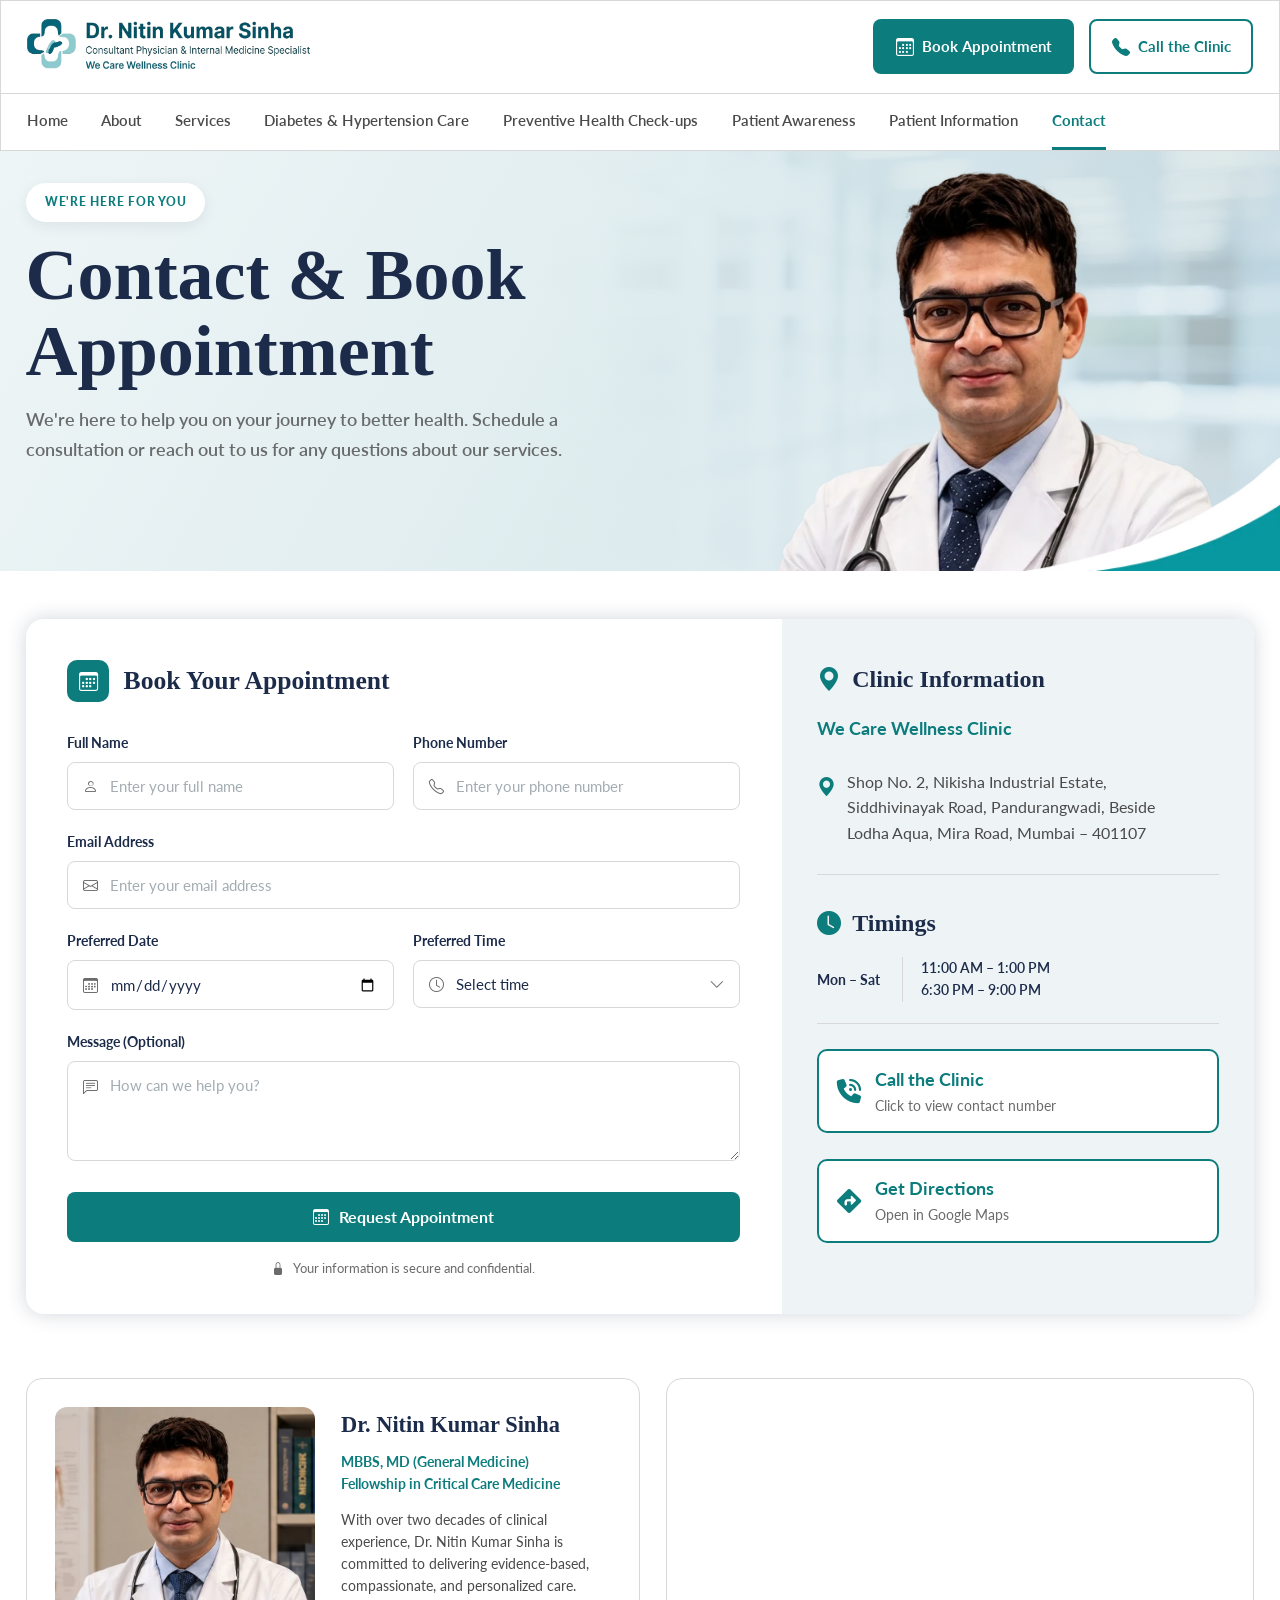
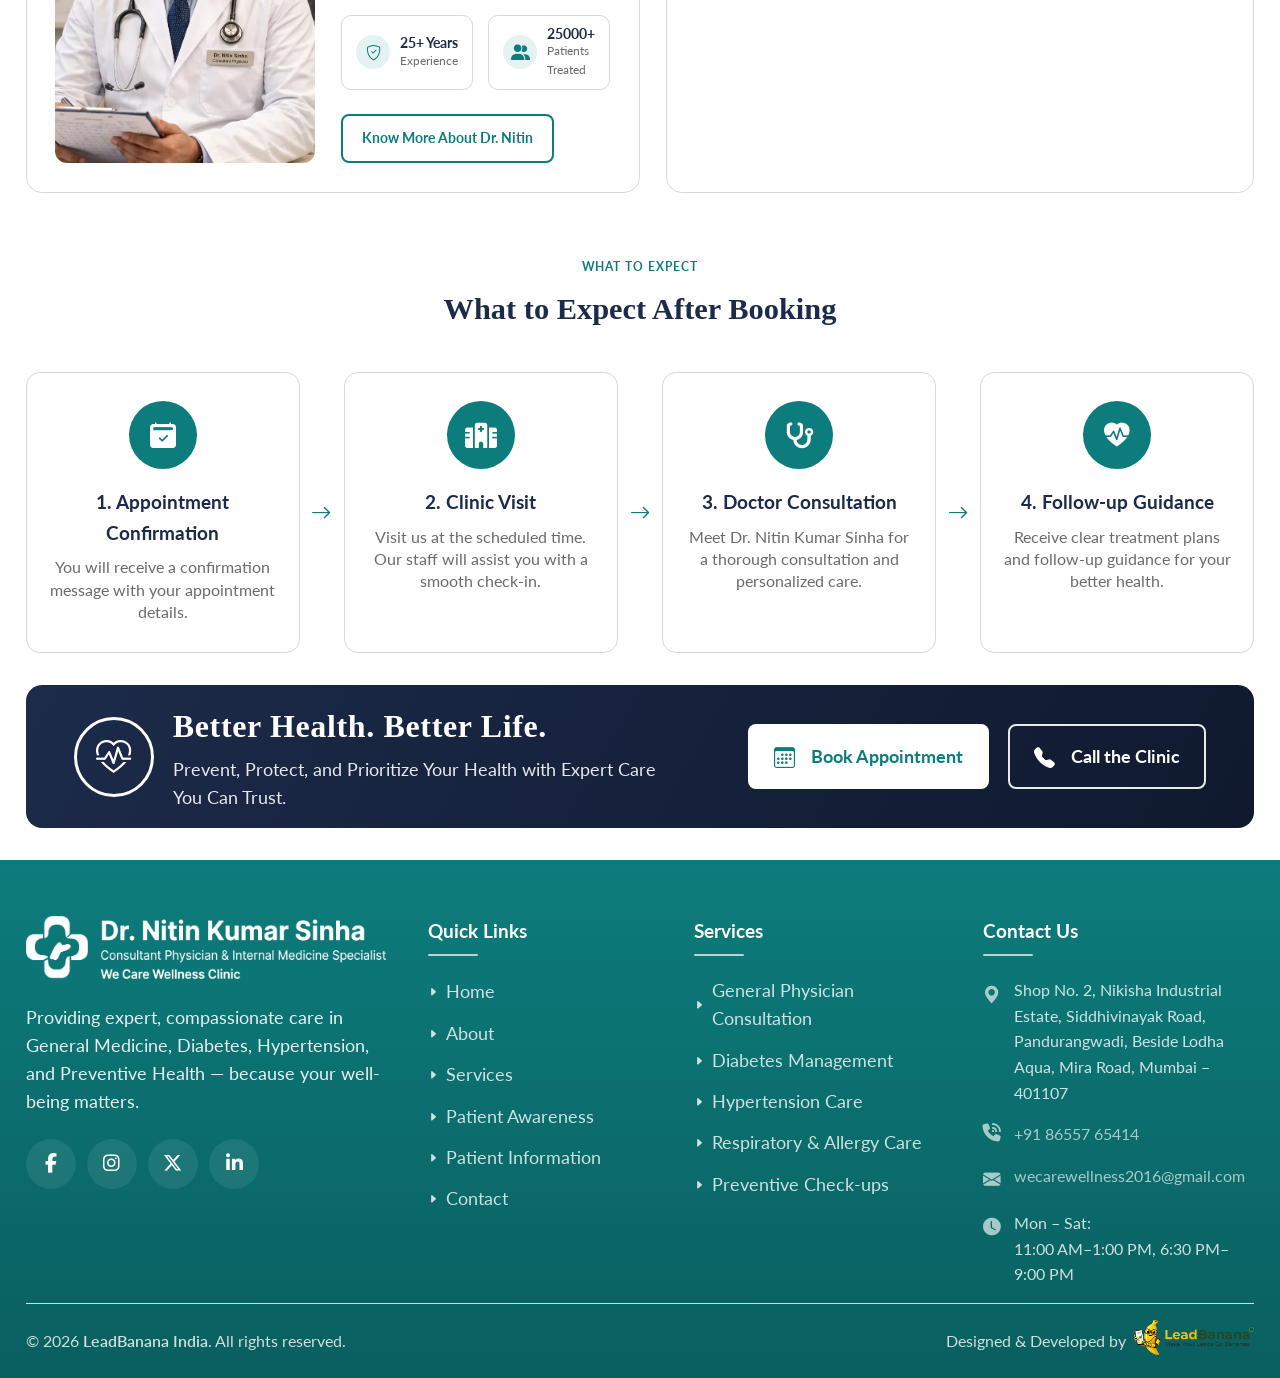
<file: contact.html>
<!DOCTYPE html>
<html lang="en">

<head>
    <meta charset="UTF-8">
    <meta name="viewport" content="width=device-width, initial-scale=1.0">
    <title>Contact - Dr. Nitin Kumar Sinha</title>
    <link rel="icon" type="image/png" href="images/dr-favicon.webp">

    <link
        href="https://fonts.googleapis.com/css2?family=Lato:ital,wght@0,100;0,300;0,400;0,700;0,900;1,100;1,300;1,400;1,700;1,900&display=swap"
        rel="stylesheet">
    <link rel="stylesheet" href="https://cdn.jsdelivr.net/npm/bootstrap-icons@1.11.3/font/bootstrap-icons.min.css">
    <link rel="stylesheet" href="https://cdnjs.cloudflare.com/ajax/libs/font-awesome/6.7.2/css/all.min.css">
    <link rel="stylesheet" href="style.css">
</head>

<body>

    <header class="site-header">
        <div class="section-container header-top">
            <a href="index.html" class="logo">
                <img src="images/logo.webp" alt="Dr. Nitin Kumar Sinha Logo">
            </a>

            <div class="header-actions">
                <a href="contact.html#book-appointment-section" class="btn btn-primary">
                    <i class="bi bi-calendar3"></i>
                    <span>Book Appointment</span>
                </a>
                <a href="tel:+918655765414" class="btn btn-outline">
                    <i class="bi bi-telephone-fill"></i>
                    <span class="call-btn-text">Call the Clinic</span>
                </a>
                <button class="nav-toggle" id="navToggle" aria-label="Toggle navigation">
                    <span></span><span></span><span></span>
                </button>
            </div>
        </div>

        <nav class="main-nav" id="mainNav">
            <div class="section-container">
                <ul class="nav-list">
                    <li><a href="index.html">Home</a></li>
                    <li><a href="about.html">About</a></li>
                    <li><a href="services.html">Services</a></li>
                    <li><a href="diabetes.html">Diabetes &amp; Hypertension Care</a></li>
                    <li><a href="checkups.html">Preventive Health Check-ups</a></li>
                    <li><a href="patient-awareness.html">Patient Awareness</a></li>
                    <li><a href="patient-info.html">Patient Information</a></li>
                    <li><a href="contact.html" class="active">Contact</a></li>
                </ul>
            </div>
        </nav>
    </header>


    <section class="hero services-hero contact-hero">
        <div class="section-container hero-grid">

            <div class="hero-content">
                <span class="hero-badge">WE'RE HERE FOR YOU</span>

                <h1 class="hero-heading">
                    Contact & Book Appointment
                </h1>

                <p class="hero-description">
                    We're here to help you on your journey to better health. Schedule a consultation or reach out to us
                    for any questions about our services.
                </p>

            </div>

            <div class="hero-image-wrap hero-image-services">
                <img src="images/self-1.webp" alt="Dr. Nitin Kumar Sinha">
            </div>

        </div>

        <img class="hero-prop" src="images/hero-prop-1.webp" alt="">

    </section>


    <section class="appointment-section" id="book-appointment-section">
        <div class="section-container">
            <div class="appointment-card">

                <!-- ===== LEFT: Booking Form ===== -->
                <div class="form-panel">
                    <div class="panel-heading">
                        <span class="panel-icon"><i class="bi bi-calendar3"></i></span>
                        <h2>Book Your Appointment</h2>
                    </div>

                    <form>
                        <div class="form-row">
                            <div class="form-group">
                                <label for="fullName">Full Name</label>
                                <div class="input-wrap">
                                    <i class="bi bi-person field-icon"></i>
                                    <input type="text" id="fullName" placeholder="Enter your full name" required>
                                </div>
                            </div>
                            <div class="form-group">
                                <label for="phone">Phone Number</label>
                                <div class="input-wrap">
                                    <i class="bi bi-telephone field-icon"></i>
                                    <input type="tel" id="phone" placeholder="Enter your phone number" required>
                                </div>
                            </div>
                        </div>

                        <div class="form-group" style="margin-bottom:1.3rem;">
                            <label for="email">Email Address</label>
                            <div class="input-wrap">
                                <i class="bi bi-envelope field-icon"></i>
                                <input type="email" id="email" placeholder="Enter your email address" required>
                            </div>
                        </div>

                        <div class="form-row">
                            <div class="form-group">
                                <label for="date">Preferred Date</label>
                                <div class="input-wrap">
                                    <i class="bi bi-calendar3 field-icon"></i>
                                    <input type="date" id="date" required>
                                </div>
                            </div>
                            <div class="form-group">
                                <label for="time">Preferred Time</label>
                                <div class="input-wrap">
                                    <i class="bi bi-clock field-icon"></i>
                                    <select id="time" class="select-time" required>
                                        <option value="" selected disabled>Select time</option>
                                        <option>11:00 AM – 1:00 PM</option>
                                        <option>6:30 PM – 9:00 PM</option>
                                    </select>
                                    <i class="bi bi-chevron-down field-icon field-icon-right"></i>
                                </div>
                            </div>
                        </div>

                        <div class="form-group" style="margin-bottom:1.5rem;">
                            <label for="message">Message (Optional)</label>
                            <div class="input-wrap input-wrap-textarea">
                                <i class="bi bi-chat-left-text field-icon"></i>
                                <textarea id="message" placeholder="How can we help you?"></textarea>
                            </div>
                        </div>

                        <button type="submit" class="btn-submit">
                            <i class="bi bi-calendar3"></i> Request Appointment
                        </button>

                        <p class="secure-note">
                            <i class="bi bi-lock-fill"></i> Your information is secure and confidential.
                        </p>
                    </form>
                </div>

                <!-- ===== RIGHT: Clinic Info ===== -->
                <div class="info-panel">

                    <div>
                        <div class="info-block-heading">
                            <i class="bi bi-geo-alt-fill"></i>
                            <h3>Clinic Information</h3>
                        </div>
                    </div>

                    <div>
                        <div class="clinic-name">We Care Wellness Clinic</div>
                    </div>

                    <div class="address-row">
                        <i class="bi bi-geo-alt-fill"></i>
                        <p>
                            Shop No. 2, Nikisha Industrial Estate, Siddhivinayak Road,
                            Pandurangwadi, Beside Lodha Aqua, Mira Road, Mumbai – 401107
                        </p>
                    </div>

                    <hr class="divider">

                    <div class="contact-schedule">
                        <div class="info-block-heading" style="margin-bottom: 0.9rem;">
                            <i class="bi bi-clock-fill"></i>
                            <h3>Timings</h3>
                        </div>
                        <div class="timings-row">
                            <div class="timings-day">Mon – Sat</div>
                            <div class="timings-hours">
                                11:00 AM – 1:00 PM<br>
                                6:30 PM – 9:00 PM
                            </div>
                        </div>
                    </div>

                    <a href="tel:+918655765414" class="action-box">
                        <i class="fa-solid fa-phone-volume"></i>
                        <span>
                            <div class="action-title">Call the Clinic</div>
                            <div class="action-sub">Click to view contact number</div>
                        </span>
                    </a>

                    <a href="https://maps.app.goo.gl/RF9bUDcGP4YF4zWVA" target="_blank" rel="noopener" class="action-box">
                        <i class="fa-solid fa-diamond-turn-right"></i>
                        <span>
                            <div class="action-title">Get Directions</div>
                            <div class="action-sub">Open in Google Maps</div>
                        </span>
                    </a>

                </div>

            </div>
        </div>
    </section>


    <section class="profile-location">
        <div class="section-container profile-location-grid">

            <!-- ===== LEFT: Doctor Profile Card ===== -->
            <div class="doctor-card">
                <div class="doctor-photo">
                    <img src="images/self-5.webp" alt="Dr. Nitin Kumar Sinha">
                </div>

                <div class="doctor-details">
                    <h3 class="doctor-name">Dr. Nitin Kumar Sinha</h3>
                    <p class="doctor-qualification">
                        MBBS, MD (General Medicine)<br>
                        Fellowship in Critical Care Medicine
                    </p>
                    <p class="doctor-desc">
                        With over two decades of clinical experience, Dr. Nitin Kumar Sinha
                        is committed to delivering evidence-based, compassionate, and
                        personalized care.
                    </p>

                    <div class="doctor-stats">
                        <div class="stat-chip">
                            <span class="stat-chip-icon"><i class="bi bi-shield-check"></i></span>
                            <span>
                                <div class="stat-chip-value">25+ Years</div>
                                <div class="stat-chip-label">Experience</div>
                            </span>
                        </div>
                        <div class="stat-chip">
                            <span class="stat-chip-icon"><i class="fa-solid fa-user-group"></i></span>
                            <span>
                                <div class="stat-chip-value">25000+</div>
                                <div class="stat-chip-label">Patients Treated</div>
                            </span>
                        </div>
                    </div>

                    <a href="about.html" class="btn-know-more">Know More About Dr. Nitin</a>
                </div>
            </div>

            <!-- ===== RIGHT: Map / Location Card ===== -->
            <div class="map-card">
                <iframe
                    src="https://www.google.com/maps/embed?pb=!1m18!1m12!1m3!1d941.5901704097882!2d72.87334949610374!3d19.266675047589843!2m3!1f0!2f0!3f0!3m2!1i1024!2i768!4f13.1!3m3!1m2!1s0x3be7b0f524a9c123%3A0x802acbb735736c60!2sWE%20CARE%20WELLNESS%20CLINIC!5e0!3m2!1sen!2sin!4v1783408886169!5m2!1sen!2sin"
                    width="600" height="450" style="border:0;" allowfullscreen="" loading="lazy"
                    referrerpolicy="strict-origin-when-cross-origin"></iframe>
            </div>

        </div>
    </section>


    <section class="expect">
        <div class="section-container">

            <div class="expect-header">
                <span class="expect-eyebrow">WHAT TO EXPECT</span>
                <h2 class="expect-title">What to Expect After Booking</h2>
            </div>

            <div class="steps-row">

                <div class="step-card">
                    <span class="step-icon"><i class="bi bi-calendar2-check-fill"></i></span>
                    <div class="step-title">1. Appointment Confirmation</div>
                    <p class="step-desc">You will receive a confirmation message with your appointment details.</p>
                </div>

                <span class="step-arrow"><i class="bi bi-arrow-right"></i></span>

                <div class="step-card">
                    <span class="step-icon"><i class="fa-solid fa-hospital"></i></span>
                    <div class="step-title">2. Clinic Visit</div>
                    <p class="step-desc">Visit us at the scheduled time. Our staff will assist you with a smooth
                        check-in.</p>
                </div>

                <span class="step-arrow"><i class="bi bi-arrow-right"></i></span>

                <div class="step-card">
                    <span class="step-icon"><i class="fa-solid fa-stethoscope"></i></span>
                    <div class="step-title">3. Doctor Consultation</div>
                    <p class="step-desc">Meet Dr. Nitin Kumar Sinha for a thorough consultation and personalized care.
                    </p>
                </div>

                <span class="step-arrow"><i class="bi bi-arrow-right"></i></span>

                <div class="step-card">
                    <span class="step-icon"><i class="bi bi-heart-pulse-fill"></i></span>
                    <div class="step-title">4. Follow-up Guidance</div>
                    <p class="step-desc">Receive clear treatment plans and follow-up guidance for your better health.
                    </p>
                </div>

            </div>
        </div>
    </section>


    <div class="info-cta-wrapper section-container p-info-cta-wrapper">

        <div class="cta-banner">
            <div class="cta-left">
                <span class="cta-icon-circle"><i class="bi bi-heart-pulse"></i></span>
                <div class="cta-text">
                    <h3>Better Health. Better Life.</h3>
                    <p>Prevent, Protect, and Prioritize Your Health with Expert Care You Can Trust.</p>
                </div>
            </div>
            <div class="cta-actions">
                <a href="contact.html#book-appointment-section" class="btn-outline-white cta-book-btn"><i class="bi bi-calendar3"></i> Book
                    Appointment</a>
                <a href="tel:+918655765414" class="btn-outline-white"><i class="bi bi-telephone-fill"></i> Call the
                    Clinic</a>
            </div>
        </div>

    </div>


    <footer class="site-footer">
        <div class="section-container">

            <div class="footer-grid">

                <!-- Column 1: Brand -->
                <div>
                    <div class="footer-brand">
                        <a href="index.php">
                            <img src="images/logo-white.webp" alt="">
                        </a>
                    </div>
                    <p class="footer-desc">
                        Providing expert, compassionate care in General Medicine, Diabetes,
                        Hypertension, and Preventive Health — because your well-being matters.
                    </p>
                    <div class="footer-socials">
                        <a href="#" aria-label="Facebook"><i class="fa-brands fa-facebook-f"></i></a>
                        <a href="#" aria-label="Instagram"><i class="fa-brands fa-instagram"></i></a>
                        <a href="#" aria-label="X / Twitter"><i class="fa-brands fa-x-twitter"></i></a>
                        <a href="#" aria-label="LinkedIn"><i class="fa-brands fa-linkedin-in"></i></a>
                    </div>
                </div>

                <!-- Column 2: Quick Links -->
                <div>
                    <h4 class="footer-heading">Quick Links</h4>
                    <ul class="footer-links">
                        <li><a href="index.html"><i class="bi bi-caret-right-fill"></i> Home</a></li>
                        <li><a href="about.html"><i class="bi bi-caret-right-fill"></i> About</a></li>
                        <li><a href="services.html"><i class="bi bi-caret-right-fill"></i> Services</a></li>
                        <li><a href="patient-awareness.html"><i class="bi bi-caret-right-fill"></i> Patient Awareness</a></li>
                        <li><a href="patient-info.html"><i class="bi bi-caret-right-fill"></i> Patient Information</a></li>
                        <li><a href="contact.html"><i class="bi bi-caret-right-fill"></i> Contact</a></li>
                    </ul>
                </div>

                <!-- Column 3: Services -->
                <div>
                    <h4 class="footer-heading">Services</h4>
                    <ul class="footer-links">
                        <li><a href="services.html"><i class="bi bi-caret-right-fill"></i> General Physician Consultation</a></li>
                        <li><a href="diabetes.html"><i class="bi bi-caret-right-fill"></i> Diabetes Management</a></li>
                        <li><a href="diabetes.html"><i class="bi bi-caret-right-fill"></i> Hypertension Care</a></li>
                        <li><a href="services.html"><i class="bi bi-caret-right-fill"></i> Respiratory &amp; Allergy Care</a></li>
                        <li><a href="checkups.html"><i class="bi bi-caret-right-fill"></i> Preventive Check-ups</a></li>
                    </ul>
                </div>

                <!-- Column 4: Contact -->
                <div>
                    <h4 class="footer-heading">Contact Us</h4>
                    <div class="footer-contact">
                        <div class="footer-contact-item">
                            <i class="bi bi-geo-alt-fill"></i>
                            <span>Shop No. 2, Nikisha Industrial Estate, Siddhivinayak Road, Pandurangwadi, Beside Lodha
                                Aqua, Mira Road, Mumbai – 401107</span>
                        </div>
                        <div class="footer-contact-item">
                            <i class="fa-solid fa-phone-volume"></i>
                            <a href="tel:+918655765414">+91 86557 65414</a>
                        </div>
                        <div class="footer-contact-item">
                            <i class="bi bi-envelope-fill"></i>
                            <a href="mailto:wecarewellness2016@gmail.com">wecarewellness2016@gmail.com</a>
                        </div>
                        <div class="footer-contact-item">
                            <i class="bi bi-clock-fill"></i>
                            <span>Mon – Sat: <br> 11:00 AM–1:00 PM, 6:30 PM–9:00 PM</span>
                        </div>
                    </div>
                </div>

            </div>

            <div class="footer-bottom">
                <p>&copy; <span>2026</span> <a href="https://leadbanana.in" target="_blank" rel="noopener">LeadBanana
                        India</a>. All rights reserved.</p>
                <p class="designed-by">Designed &amp; Developed by <a class="lead-logo" href="https://leadbanana.in"
                        target="_blank" rel="noopener">
                        <img src="images/leadbanana-logo.webp" alt="">
                    </a></p>
            </div>

        </div>
    </footer>




    <!-- for header navigation -->
    <script>
        const toggle = document.getElementById('navToggle');
        const nav = document.getElementById('mainNav');
        toggle.addEventListener('click', () => nav.classList.toggle('open'));
    </script>



</body>

</html>
</file>
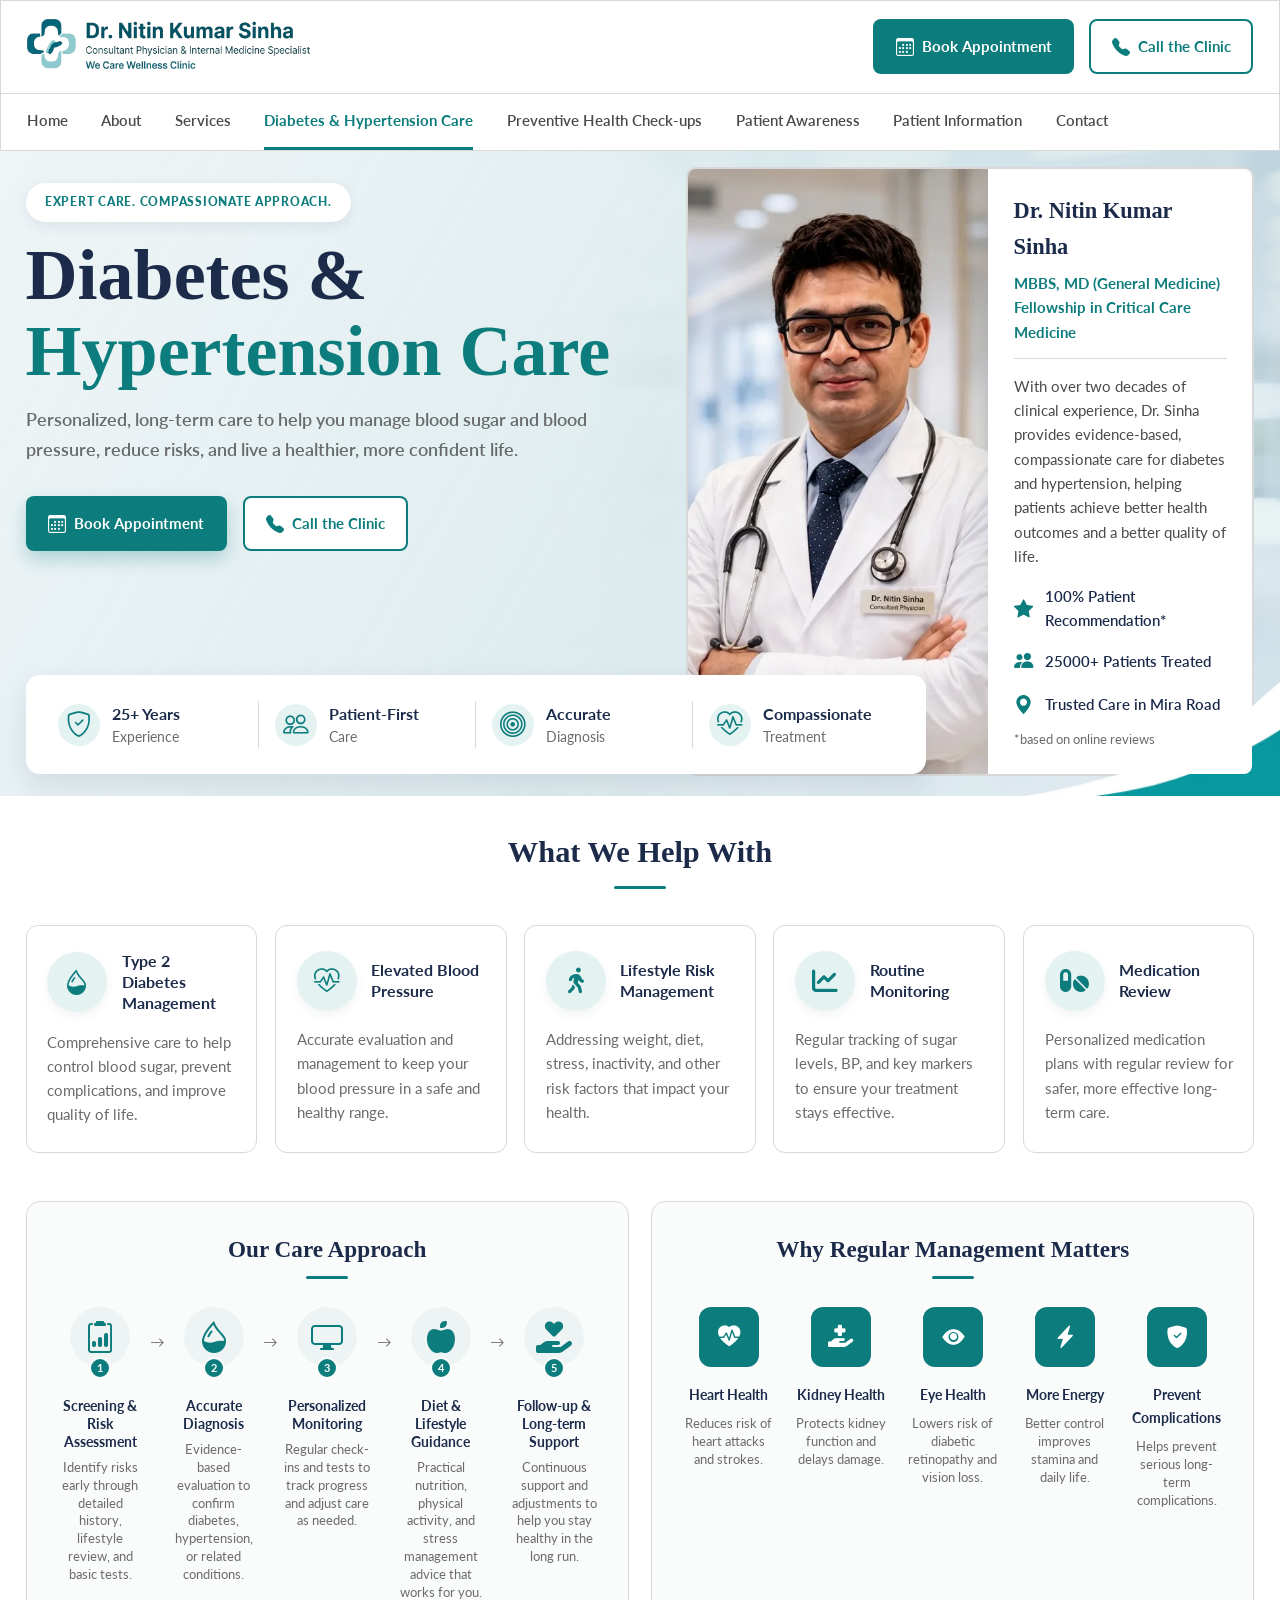
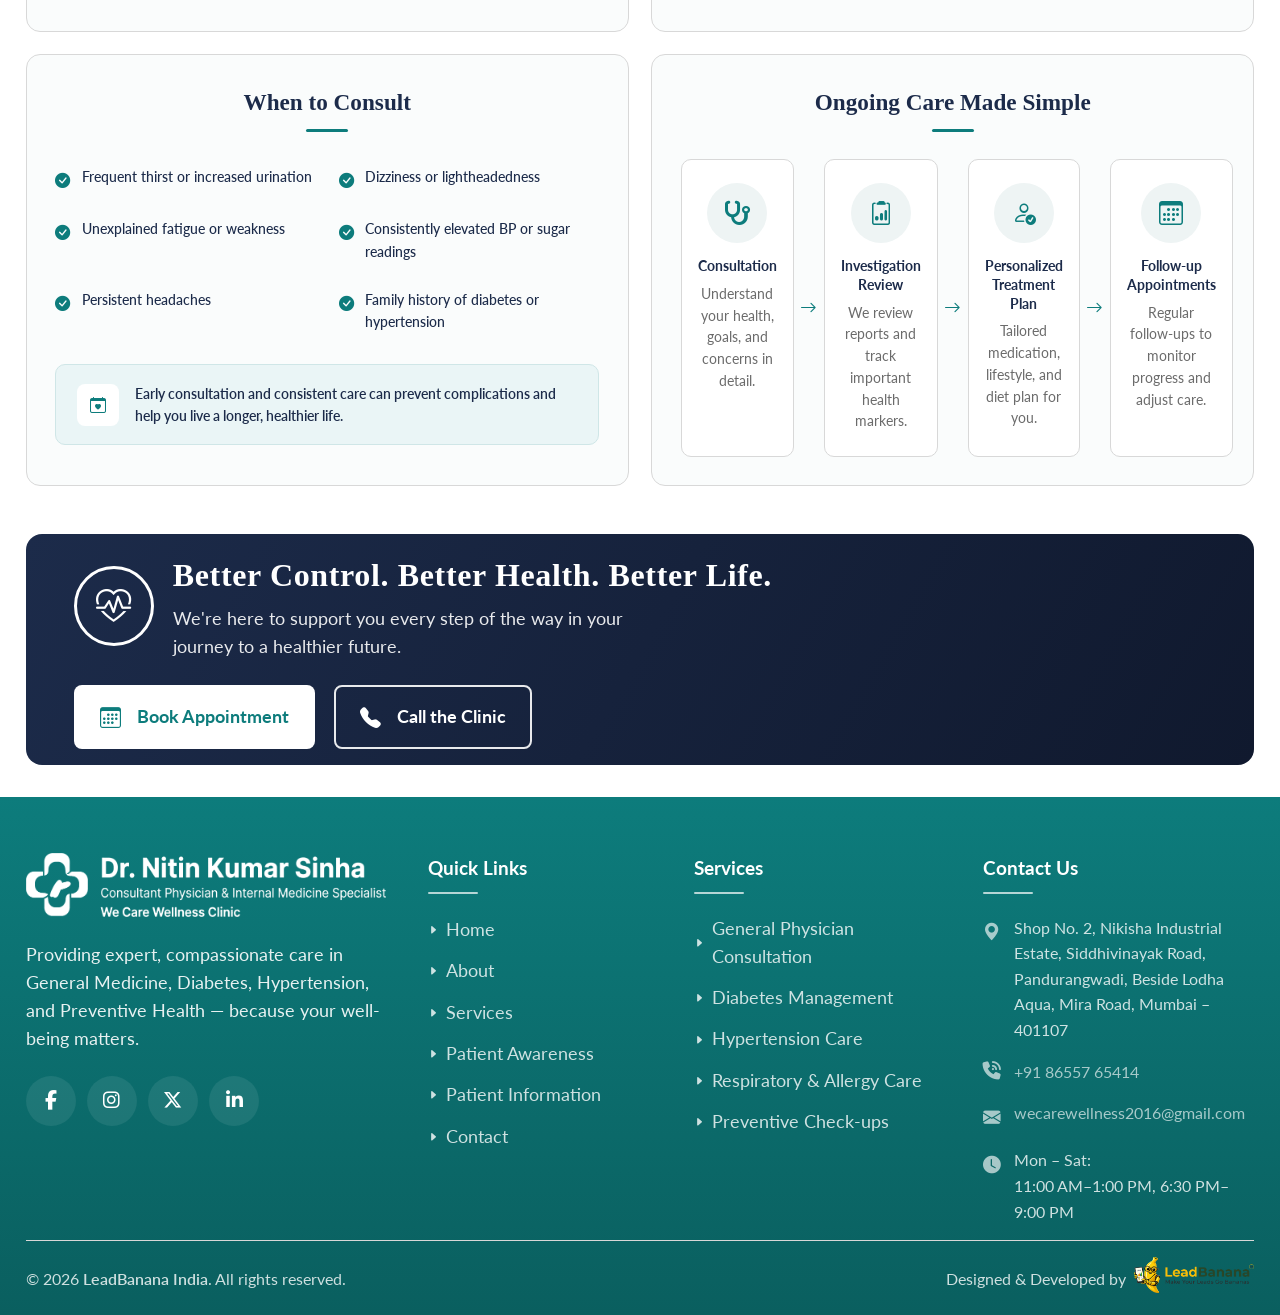
<file: diabetes.html>
<!DOCTYPE html>
<html lang="en">

<head>
    <meta charset="UTF-8">
    <meta name="viewport" content="width=device-width, initial-scale=1.0">
    <title>Diabetes & Hypertension Care - Dr. Nitin Kumar Sinha</title>
    <link rel="icon" type="image/png" href="images/dr-favicon.webp">

    <link
        href="https://fonts.googleapis.com/css2?family=Lato:ital,wght@0,100;0,300;0,400;0,700;0,900;1,100;1,300;1,400;1,700;1,900&display=swap"
        rel="stylesheet">
    <link rel="stylesheet" href="https://cdn.jsdelivr.net/npm/bootstrap-icons@1.11.3/font/bootstrap-icons.min.css">
    <link rel="stylesheet" href="https://cdnjs.cloudflare.com/ajax/libs/font-awesome/6.7.2/css/all.min.css">
    <link rel="stylesheet" href="style.css">
</head>

<body>

    <header class="site-header">
        <div class="section-container header-top">
            <a href="index.html" class="logo">
                <img src="images/logo.webp" alt="Dr. Nitin Kumar Sinha Logo">
            </a>

            <div class="header-actions">
                <a href="contact.html#book-appointment-section" class="btn btn-primary">
                    <i class="bi bi-calendar3"></i>
                    <span>Book Appointment</span>
                </a>
                <a href="tel:+918655765414" class="btn btn-outline">
                    <i class="bi bi-telephone-fill"></i>
                    <span class="call-btn-text">Call the Clinic</span>
                </a>
                <button class="nav-toggle" id="navToggle" aria-label="Toggle navigation">
                    <span></span><span></span><span></span>
                </button>
            </div>
        </div>

        <nav class="main-nav" id="mainNav">
            <div class="section-container">
                <ul class="nav-list">
                    <li><a href="index.html">Home</a></li>
                    <li><a href="about.html">About</a></li>
                    <li><a href="services.html">Services</a></li>
                    <li><a href="diabetes.html" class="active">Diabetes &amp; Hypertension Care</a></li>
                    <li><a href="checkups.html">Preventive Health Check-ups</a></li>
                    <li><a href="patient-awareness.html">Patient Awareness</a></li>
                    <li><a href="patient-info.html">Patient Information</a></li>
                    <li><a href="contact.html">Contact</a></li>
                </ul>
            </div>
        </nav>
    </header>


    <section class="hero">
        <div class="section-container hero-grid hero-diabetes">

            <div class="hero-content">
                <span class="hero-badge">EXPERT CARE. COMPASSIONATE APPROACH.</span>

                <h1 class="hero-heading">
                    Diabetes &
                    <span class="highlight">Hypertension Care</span>
                </h1>

                <p class="hero-description">
                    Personalized, long-term care to help you manage blood sugar and blood pressure, reduce risks, and
                    live a healthier, more confident life.
                </p>

                <div class="hero-actions">
                    <a href="contact.html#book-appointment-section" class="btn btn-primary">
                        <i class="bi bi-calendar3"></i>
                        Book Appointment
                    </a>
                    <a href="tel:+918655765414" class="btn btn-outline">
                        <i class="bi bi-telephone-fill"></i>
                        Call the Clinic
                    </a>
                </div>

                <div class="hero-stats">
                    <div class="stat-item">
                        <span class="stat-icon">
                            <i class="bi bi-shield-check"></i>
                        </span>
                        <span>
                            <div class="stat-title">25+ Years</div>
                            <div class="stat-sub">Experience</div>
                        </span>
                    </div>

                    <div class="stat-item">
                        <span class="stat-icon">
                            <i class="bi bi-people"></i>
                        </span>
                        <span>
                            <div class="stat-title">Patient-First</div>
                            <div class="stat-sub">Care</div>
                        </span>
                    </div>

                    <div class="stat-item">
                        <span class="stat-icon">
                            <i class="bi bi-bullseye"></i>
                        </span>
                        <span>
                            <div class="stat-title">Accurate</div>
                            <div class="stat-sub">Diagnosis</div>
                        </span>
                    </div>

                    <div class="stat-item">
                        <span class="stat-icon">
                            <i class="bi bi-heart-pulse"></i>
                        </span>
                        <span>
                            <div class="stat-title">Compassionate</div>
                            <div class="stat-sub">Treatment</div>
                        </span>
                    </div>
                </div>
            </div>

            <div class="diabetes-hero-image-wrap">
                <img src="images/self-3.webp" alt="Dr. Nitin Kumar Sinha">

                <div class="hero-doctor-card">
                    <div class="card-name">Dr. Nitin Kumar Sinha</div>
                    <div class="card-qualification">
                        MBBS, MD (General Medicine)<br>
                        Fellowship in Critical Care Medicine
                    </div>
                    <hr class="card-divider">
                    <p class="card-desc">
                        With over two decades of clinical experience, Dr. Sinha provides
                        evidence-based, compassionate care for diabetes and hypertension,
                        helping patients achieve better health outcomes and a better
                        quality of life.
                    </p>
                    <div class="card-stats">
                        <div class="card-stat-row">
                            <i class="bi bi-star-fill"></i>
                            100% Patient Recommendation*
                        </div>
                        <div class="card-stat-row">
                            <i class="bi bi-people-fill"></i>
                            25000+ Patients Treated
                        </div>
                        <div class="card-stat-row">
                            <i class="bi bi-geo-alt-fill"></i>
                            Trusted Care in Mira Road
                        </div>
                    </div>
                    <p class="card-note">*based on online reviews</p>
                </div>
            </div>

        </div>

        <img class="hero-prop" src="images/hero-prop-1.webp" alt="">

    </section>


    <section class="help-with">
        <div class="section-container">

            <h2 class="help-with-title">What We Help With</h2>

            <div class="help-with-grid">

                <div class="help-card">
                    <div class="help-card-header">
                        <span class="help-icon"><i class="bi bi-droplet-half"></i></span>
                        <div class="help-card-title">Type 2 Diabetes Management</div>
                    </div>
                    <p class="help-card-desc">Comprehensive care to help control blood sugar, prevent complications, and
                        improve quality of life.</p>
                </div>

                <div class="help-card">
                    <div class="help-card-header">
                        <span class="help-icon"><i class="bi bi-heart-pulse"></i></span>
                        <div class="help-card-title">Elevated Blood Pressure</div>
                    </div>
                    <p class="help-card-desc">Accurate evaluation and management to keep your blood pressure in a safe
                        and healthy range.</p>
                </div>

                <div class="help-card">
                    <div class="help-card-header">
                        <span class="help-icon"><i class="fa-solid fa-person-walking"></i></span>
                        <div class="help-card-title">Lifestyle Risk Management</div>
                    </div>
                    <p class="help-card-desc">Addressing weight, diet, stress, inactivity, and other risk factors that
                        impact your health.</p>
                </div>

                <div class="help-card">
                    <div class="help-card-header">
                        <span class="help-icon"><i class="fa-solid fa-chart-line"></i></span>
                        <div class="help-card-title">Routine Monitoring</div>
                    </div>
                    <p class="help-card-desc">Regular tracking of sugar levels, BP, and key markers to ensure your
                        treatment stays effective.</p>
                </div>

                <div class="help-card">
                    <div class="help-card-header">
                        <span class="help-icon"><i class="fa-solid fa-pills"></i></span>
                        <div class="help-card-title">Medication Review</div>
                    </div>
                    <p class="help-card-desc">Personalized medication plans with regular review for safer, more
                        effective long-term care.</p>
                </div>

            </div>
        </div>
    </section>


    <section class="overview">
        <div class="section-container overview-grid">

            <!-- ===== PANEL 1: Our Care Approach ===== -->
            <div class="panel">
                <h3 class="panel-title">Our Care Approach</h3>

                <div class="approach-row">
                    <div class="approach-step">
                        <div class="approach-icon-wrap">
                            <span class="approach-icon"><i class="bi bi-clipboard2-data"></i></span>
                            <span class="approach-number">1</span>
                        </div>
                        <div class="approach-step-title">Screening &amp; Risk Assessment</div>
                        <p class="approach-step-desc">Identify risks early through detailed history, lifestyle review,
                            and basic tests.</p>
                    </div>

                    <span class="approach-arrow"><i class="bi bi-arrow-right"></i></span>

                    <div class="approach-step">
                        <div class="approach-icon-wrap">
                            <span class="approach-icon"><i class="bi bi-droplet-half"></i></span>
                            <span class="approach-number">2</span>
                        </div>
                        <div class="approach-step-title">Accurate Diagnosis</div>
                        <p class="approach-step-desc">Evidence-based evaluation to confirm diabetes, hypertension, or
                            related conditions.</p>
                    </div>

                    <span class="approach-arrow"><i class="bi bi-arrow-right"></i></span>

                    <div class="approach-step">
                        <div class="approach-icon-wrap">
                            <span class="approach-icon"><i class="bi bi-display"></i></span>
                            <span class="approach-number">3</span>
                        </div>
                        <div class="approach-step-title">Personalized Monitoring</div>
                        <p class="approach-step-desc">Regular check-ins and tests to track progress and adjust care as
                            needed.</p>
                    </div>

                    <span class="approach-arrow"><i class="bi bi-arrow-right"></i></span>

                    <div class="approach-step">
                        <div class="approach-icon-wrap">
                            <span class="approach-icon"><i class="fa-solid fa-apple-whole"></i></span>
                            <span class="approach-number">4</span>
                        </div>
                        <div class="approach-step-title">Diet &amp; Lifestyle Guidance</div>
                        <p class="approach-step-desc">Practical nutrition, physical activity, and stress management
                            advice that works for you.</p>
                    </div>

                    <span class="approach-arrow"><i class="bi bi-arrow-right"></i></span>

                    <div class="approach-step">
                        <div class="approach-icon-wrap">
                            <span class="approach-icon"><i class="fa-solid fa-hand-holding-heart"></i></span>
                            <span class="approach-number">5</span>
                        </div>
                        <div class="approach-step-title">Follow-up &amp; Long-term Support</div>
                        <p class="approach-step-desc">Continuous support and adjustments to help you stay healthy in the
                            long run.</p>
                    </div>
                </div>
            </div>

            <!-- ===== PANEL 2: Why Regular Management Matters ===== -->
            <div class="panel">
                <h3 class="panel-title">Why Regular Management Matters</h3>

                <div class="matters-grid">
                    <div class="matters-item">
                        <span class="matters-icon"><i class="bi bi-heart-pulse-fill"></i></span>
                        <div class="matters-item-title">Heart Health</div>
                        <p class="matters-item-desc">Reduces risk of heart attacks and strokes.</p>
                    </div>

                    <div class="matters-item">
                        <span class="matters-icon">
                            <i class="fa-solid fa-hand-holding-medical"></i>
                        </span>
                        <div class="matters-item-title">Kidney Health</div>
                        <p class="matters-item-desc">Protects kidney function and delays damage.</p>
                    </div>

                    <div class="matters-item">
                        <span class="matters-icon"><i class="bi bi-eye-fill"></i></span>
                        <div class="matters-item-title">Eye Health</div>
                        <p class="matters-item-desc">Lowers risk of diabetic retinopathy and vision loss.</p>
                    </div>

                    <div class="matters-item">
                        <span class="matters-icon"><i class="bi bi-lightning-charge-fill"></i></span>
                        <div class="matters-item-title">More Energy</div>
                        <p class="matters-item-desc">Better control improves stamina and daily life.</p>
                    </div>

                    <div class="matters-item">
                        <span class="matters-icon"><i class="bi bi-shield-fill-check"></i></span>
                        <div class="matters-item-title">Prevent Complications</div>
                        <p class="matters-item-desc">Helps prevent serious long-term complications.</p>
                    </div>
                </div>
            </div>

            <!-- ===== PANEL 3: When to Consult ===== -->
            <div class="panel">
                <h3 class="panel-title">When to Consult</h3>

                <div class="consult-columns">
                    <div class="consult-item"><i class="bi bi-check-circle-fill"></i> Frequent thirst or increased
                        urination</div>
                    <div class="consult-item"><i class="bi bi-check-circle-fill"></i> Dizziness or lightheadedness</div>
                    <div class="consult-item"><i class="bi bi-check-circle-fill"></i> Unexplained fatigue or weakness
                    </div>
                    <div class="consult-item"><i class="bi bi-check-circle-fill"></i> Consistently elevated BP or sugar
                        readings</div>
                    <div class="consult-item"><i class="bi bi-check-circle-fill"></i> Persistent headaches</div>
                    <div class="consult-item"><i class="bi bi-check-circle-fill"></i> Family history of diabetes or
                        hypertension</div>
                </div>

                <div class="consult-callout">
                    <span class="consult-callout-icon"><i class="bi bi-calendar-heart"></i></span>
                    <p>Early consultation and consistent care can prevent complications and help you live a longer,
                        healthier life.</p>
                </div>
            </div>

            <!-- ===== PANEL 4: Ongoing Care Made Simple ===== -->
            <div class="panel">
                <h3 class="panel-title">Ongoing Care Made Simple</h3>

                <div class="ongoing-row">
                    <div class="ongoing-step">
                        <span class="ongoing-icon"><i class="fa-solid fa-stethoscope"></i></span>
                        <div class="ongoing-step-title">Consultation</div>
                        <p class="ongoing-step-desc">Understand your health, goals, and concerns in detail.</p>
                    </div>

                    <span class="ongoing-arrow"><i class="bi bi-arrow-right"></i></span>

                    <div class="ongoing-step">
                        <span class="ongoing-icon"><i class="bi bi-clipboard2-data"></i></span>
                        <div class="ongoing-step-title">Investigation Review</div>
                        <p class="ongoing-step-desc">We review reports and track important health markers.</p>
                    </div>

                    <span class="ongoing-arrow"><i class="bi bi-arrow-right"></i></span>

                    <div class="ongoing-step">
                        <span class="ongoing-icon"><i class="bi bi-person-check"></i></span>
                        <div class="ongoing-step-title">Personalized Treatment Plan</div>
                        <p class="ongoing-step-desc">Tailored medication, lifestyle, and diet plan for you.</p>
                    </div>

                    <span class="ongoing-arrow"><i class="bi bi-arrow-right"></i></span>

                    <div class="ongoing-step">
                        <span class="ongoing-icon"><i class="bi bi-calendar3"></i></span>
                        <div class="ongoing-step-title">Follow-up Appointments</div>
                        <p class="ongoing-step-desc">Regular follow-ups to monitor progress and adjust care.</p>
                    </div>
                </div>
            </div>

        </div>
    </section>


    <div class="info-cta-wrapper section-container p-info-cta-wrapper">

        <div class="cta-banner">
            <div class="cta-left">
                <span class="cta-icon-circle"><i class="bi bi-heart-pulse"></i></span>
                <div class="cta-text">
                    <h3>Better Control. Better Health. Better Life.</h3>
                    <p>We're here to support you every step of the way in your journey to a healthier future.</p>
                </div>
            </div>
            <div class="cta-actions">
                <a href="contact.html#book-appointment-section" class="btn-outline-white cta-book-btn"><i class="bi bi-calendar3"></i> Book
                    Appointment</a>
                <a href="tel:+918655765414" class="btn-outline-white"><i class="bi bi-telephone-fill"></i> Call the
                    Clinic</a>
            </div>
        </div>

    </div>



    <footer class="site-footer">
        <div class="section-container">

            <div class="footer-grid">

                <!-- Column 1: Brand -->
                <div>
                    <div class="footer-brand">
                        <a href="index.php">
                            <img src="images/logo-white.webp" alt="">
                        </a>
                    </div>
                    <p class="footer-desc">
                        Providing expert, compassionate care in General Medicine, Diabetes,
                        Hypertension, and Preventive Health — because your well-being matters.
                    </p>
                    <div class="footer-socials">
                        <a href="#" aria-label="Facebook"><i class="fa-brands fa-facebook-f"></i></a>
                        <a href="#" aria-label="Instagram"><i class="fa-brands fa-instagram"></i></a>
                        <a href="#" aria-label="X / Twitter"><i class="fa-brands fa-x-twitter"></i></a>
                        <a href="#" aria-label="LinkedIn"><i class="fa-brands fa-linkedin-in"></i></a>
                    </div>
                </div>

                <!-- Column 2: Quick Links -->
                <div>
                    <h4 class="footer-heading">Quick Links</h4>
                    <ul class="footer-links">
                        <li><a href="index.html"><i class="bi bi-caret-right-fill"></i> Home</a></li>
                        <li><a href="about.html"><i class="bi bi-caret-right-fill"></i> About</a></li>
                        <li><a href="services.html"><i class="bi bi-caret-right-fill"></i> Services</a></li>
                        <li><a href="patient-awareness.html"><i class="bi bi-caret-right-fill"></i> Patient Awareness</a></li>
                        <li><a href="patient-info.html"><i class="bi bi-caret-right-fill"></i> Patient Information</a></li>
                        <li><a href="contact.html"><i class="bi bi-caret-right-fill"></i> Contact</a></li>
                    </ul>
                </div>

                <!-- Column 3: Services -->
                <div>
                    <h4 class="footer-heading">Services</h4>
                    <ul class="footer-links">
                        <li><a href="services.html"><i class="bi bi-caret-right-fill"></i> General Physician Consultation</a></li>
                        <li><a href="diabetes.html"><i class="bi bi-caret-right-fill"></i> Diabetes Management</a></li>
                        <li><a href="diabetes.html"><i class="bi bi-caret-right-fill"></i> Hypertension Care</a></li>
                        <li><a href="services.html"><i class="bi bi-caret-right-fill"></i> Respiratory &amp; Allergy Care</a></li>
                        <li><a href="checkups.html"><i class="bi bi-caret-right-fill"></i> Preventive Check-ups</a></li>
                    </ul>
                </div>

                <!-- Column 4: Contact -->
                <div>
                    <h4 class="footer-heading">Contact Us</h4>
                    <div class="footer-contact">
                        <div class="footer-contact-item">
                            <i class="bi bi-geo-alt-fill"></i>
                            <span>Shop No. 2, Nikisha Industrial Estate, Siddhivinayak Road, Pandurangwadi, Beside Lodha
                                Aqua, Mira Road, Mumbai – 401107</span>
                        </div>
                        <div class="footer-contact-item">
                            <i class="fa-solid fa-phone-volume"></i>
                            <a href="tel:+918655765414">+91 86557 65414</a>
                        </div>
                        <div class="footer-contact-item">
                            <i class="bi bi-envelope-fill"></i>
                            <a href="mailto:wecarewellness2016@gmail.com">wecarewellness2016@gmail.com</a>
                        </div>
                        <div class="footer-contact-item">
                            <i class="bi bi-clock-fill"></i>
                            <span>Mon – Sat: <br> 11:00 AM–1:00 PM, 6:30 PM–9:00 PM</span>
                        </div>
                    </div>
                </div>

            </div>

            <div class="footer-bottom">
                <p>&copy; <span>2026</span> <a href="https://leadbanana.in" target="_blank" rel="noopener">LeadBanana
                        India</a>. All rights reserved.</p>
                <p class="designed-by">Designed &amp; Developed by <a class="lead-logo" href="https://leadbanana.in"
                        target="_blank" rel="noopener">
                        <img src="images/leadbanana-logo.webp" alt="">
                    </a></p>
            </div>

        </div>
    </footer>




    <!-- for header navigation -->
    <script>
        const toggle = document.getElementById('navToggle');
        const nav = document.getElementById('mainNav');
        toggle.addEventListener('click', () => nav.classList.toggle('open'));
    </script>


</body>

</html>
</file>
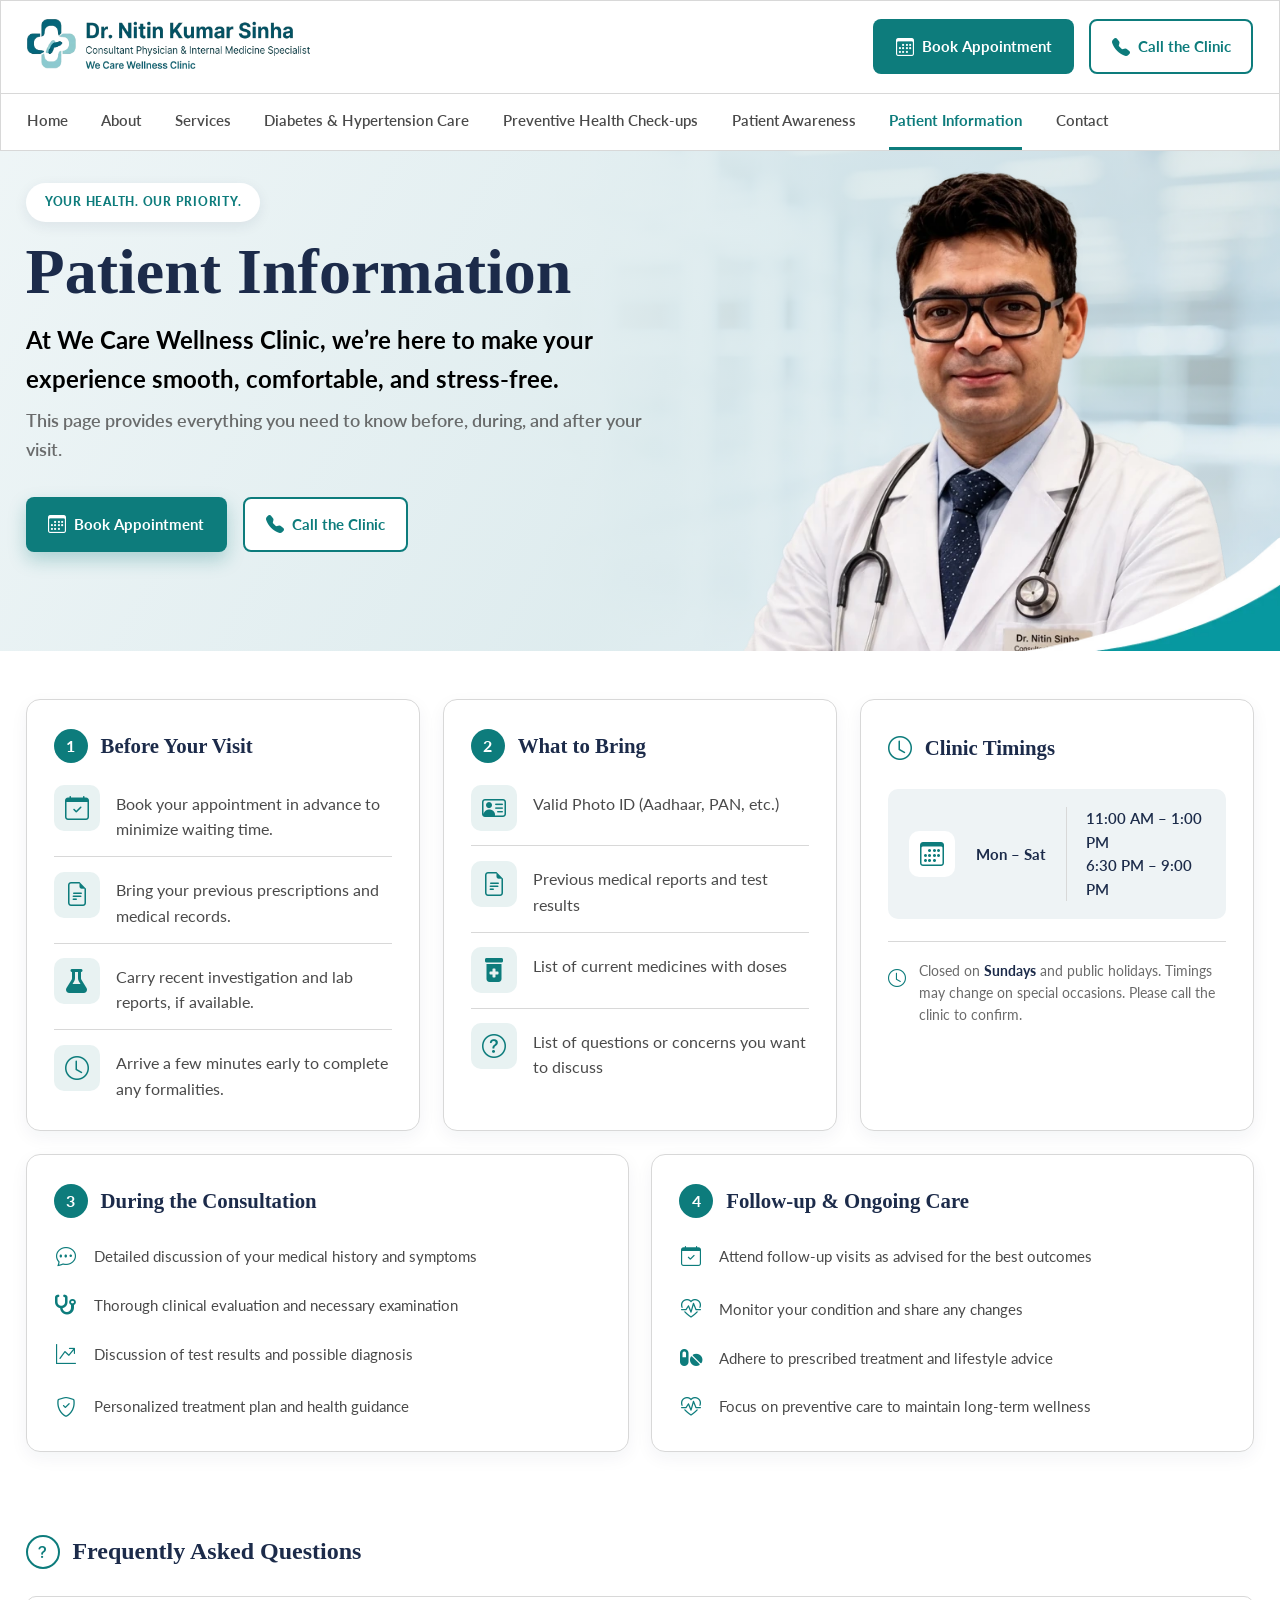
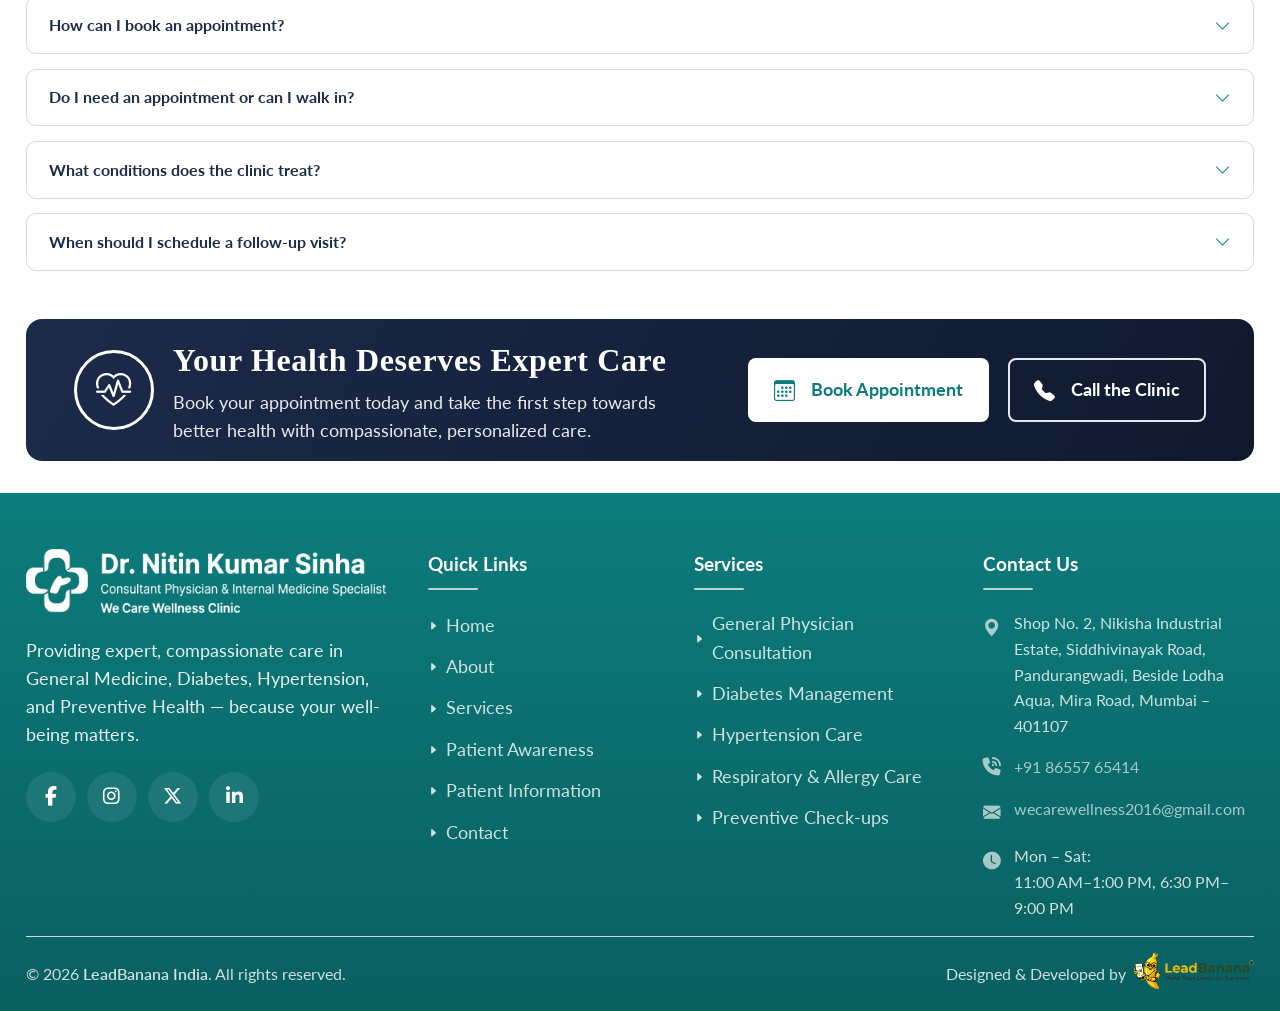
<file: patient-info.html>
<!DOCTYPE html>
<html lang="en">

<head>
    <meta charset="UTF-8">
    <meta name="viewport" content="width=device-width, initial-scale=1.0">
    <title>Patient Information - Dr. Nitin Kumar Sinha</title>
    <link rel="icon" type="image/png" href="images/dr-favicon.webp">

    <link
        href="https://fonts.googleapis.com/css2?family=Lato:ital,wght@0,100;0,300;0,400;0,700;0,900;1,100;1,300;1,400;1,700;1,900&display=swap"
        rel="stylesheet">
    <link rel="stylesheet" href="https://cdn.jsdelivr.net/npm/bootstrap-icons@1.11.3/font/bootstrap-icons.min.css">
    <link rel="stylesheet" href="https://cdnjs.cloudflare.com/ajax/libs/font-awesome/6.7.2/css/all.min.css">
    <link rel="stylesheet" href="style.css">
</head>

<body>

    <header class="site-header">
        <div class="section-container header-top">
            <a href="index.html" class="logo">
                <img src="images/logo.webp" alt="Dr. Nitin Kumar Sinha Logo">
            </a>

            <div class="header-actions">
                <a href="contact.html#book-appointment-section" class="btn btn-primary">
                    <i class="bi bi-calendar3"></i>
                    <span>Book Appointment</span>
                </a>
                <a href="tel:+918655765414" class="btn btn-outline">
                    <i class="bi bi-telephone-fill"></i>
                    <span class="call-btn-text">Call the Clinic</span>
                </a>
                <button class="nav-toggle" id="navToggle" aria-label="Toggle navigation">
                    <span></span><span></span><span></span>
                </button>
            </div>
        </div>

        <nav class="main-nav" id="mainNav">
            <div class="section-container">
                <ul class="nav-list">
                    <li><a href="index.html">Home</a></li>
                    <li><a href="about.html">About</a></li>
                    <li><a href="services.html">Services</a></li>
                    <li><a href="diabetes.html">Diabetes &amp; Hypertension Care</a></li>
                    <li><a href="checkups.html">Preventive Health Check-ups</a></li>
                    <li><a href="patient-awareness.html">Patient Awareness</a></li>
                    <li><a href="patient-info.html" class="active">Patient Information</a></li>
                    <li><a href="contact.html">Contact</a></li>
                </ul>
            </div>
        </nav>
    </header>


    <section class="hero services-hero patient-info-hero">
        <div class="section-container hero-grid">

            <div class="hero-content">
                <span class="hero-badge">YOUR HEALTH. OUR PRIORITY.</span>

                <h1 class="hero-heading">
                    Patient Information
                </h1>

                <h2>At We Care Wellness Clinic, we’re here to make your experience smooth, comfortable, and stress-free.
                </h2>

                <p class="hero-description">
                    This page provides everything you need to know before, during, and after your visit.
                </p>

                <div class="hero-actions">
                    <a href="contact.html#book-appointment-section" class="btn btn-primary">
                        <i class="bi bi-calendar3"></i>
                        Book Appointment
                    </a>
                    <a href="tel:+918655765414" class="btn btn-outline">
                        <i class="bi bi-telephone-fill"></i>
                        Call the Clinic
                    </a>
                </div>

            </div>

            <div class="hero-image-wrap hero-image-services">
                <img src="images/self-1.webp" alt="Dr. Nitin Kumar Sinha">
            </div>

        </div>

        <img class="hero-prop" src="images/hero-prop-1.webp" alt="">

    </section>


    <section class="patient-info">
        <div class="section-container">
            <div class="info-grid">

                <!-- Card 1: Before Your Visit -->
                <div class="p-info-card info-card-top-1">
                    <div class="card-header">
                        <span class="step-badge">1</span>
                        <h3>Before Your Visit</h3>
                    </div>
                    <div class="checklist">
                        <div class="checklist-item">
                            <span class="checklist-icon"><i class="bi bi-calendar-check"></i></span>
                            <p>Book your appointment in advance to minimize waiting time.</p>
                        </div>
                        <div class="checklist-item">
                            <span class="checklist-icon"><i class="bi bi-file-earmark-text"></i></span>
                            <p>Bring your previous prescriptions and medical records.</p>
                        </div>
                        <div class="checklist-item">
                            <span class="checklist-icon"><i class="fa-solid fa-flask"></i></span>
                            <p>Carry recent investigation and lab reports, if available.</p>
                        </div>
                        <div class="checklist-item">
                            <span class="checklist-icon"><i class="bi bi-clock"></i></span>
                            <p>Arrive a few minutes early to complete any formalities.</p>
                        </div>
                    </div>
                </div>

                <!-- Card 2: What to Bring -->
                <div class="p-info-card info-card-top-2">
                    <div class="card-header">
                        <span class="step-badge">2</span>
                        <h3>What to Bring</h3>
                    </div>
                    <div class="checklist">
                        <div class="checklist-item">
                            <span class="checklist-icon"><i class="bi bi-person-vcard"></i></span>
                            <p>Valid Photo ID (Aadhaar, PAN, etc.)</p>
                        </div>
                        <div class="checklist-item">
                            <span class="checklist-icon"><i class="bi bi-file-earmark-text"></i></span>
                            <p>Previous medical reports and test results</p>
                        </div>
                        <div class="checklist-item">
                            <span class="checklist-icon"><i class="fa-solid fa-prescription-bottle-medical"></i></span>
                            <p>List of current medicines with doses</p>
                        </div>
                        <div class="checklist-item">
                            <span class="checklist-icon"><i class="bi bi-question-circle"></i></span>
                            <p>List of questions or concerns you want to discuss</p>
                        </div>
                    </div>
                </div>

                <!-- Card 3: Clinic Timings -->
                <div class="p-info-card info-card-top-3">
                    <div class="card-header">
                        <i class="bi bi-clock header-icon"></i>
                        <h3>Clinic Timings</h3>
                    </div>

                    <div class="timings-box">
                        <span class="checklist-icon"><i class="bi bi-calendar3"></i></span>
                        <div class="timings-day">Mon – Sat</div>
                        <div class="timings-hours">
                            11:00 AM – 1:00 PM<br>
                            6:30 PM – 9:00 PM
                        </div>
                    </div>

                    <div class="timings-note">
                        <i class="bi bi-clock"></i>
                        <p>
                            Closed on <strong>Sundays</strong> and public holidays.
                            Timings may change on special occasions.
                            Please call the clinic to confirm.
                        </p>
                    </div>
                </div>

                <!-- Card 4: During the Consultation -->
                <div class="p-info-card info-card-bottom-1">
                    <div class="card-header">
                        <span class="step-badge">3</span>
                        <h3>During the Consultation</h3>
                    </div>
                    <div class="simple-list">
                        <div class="simple-item">
                            <i class="bi bi-chat-dots"></i>
                            <p>Detailed discussion of your medical history and symptoms</p>
                        </div>
                        <div class="simple-item">
                            <i class="fa-solid fa-stethoscope"></i>
                            <p>Thorough clinical evaluation and necessary examination</p>
                        </div>
                        <div class="simple-item">
                            <i class="bi bi-graph-up-arrow"></i>
                            <p>Discussion of test results and possible diagnosis</p>
                        </div>
                        <div class="simple-item">
                            <i class="bi bi-shield-check"></i>
                            <p>Personalized treatment plan and health guidance</p>
                        </div>
                    </div>
                </div>

                <!-- Card 5: Follow-up & Ongoing Care -->
                <div class="p-info-card info-card-bottom-2">
                    <div class="card-header">
                        <span class="step-badge">4</span>
                        <h3>Follow-up &amp; Ongoing Care</h3>
                    </div>
                    <div class="simple-list">
                        <div class="simple-item">
                            <i class="bi bi-calendar-check"></i>
                            <p>Attend follow-up visits as advised for the best outcomes</p>
                        </div>
                        <div class="simple-item">
                            <i class="bi bi-heart-pulse"></i>
                            <p>Monitor your condition and share any changes</p>
                        </div>
                        <div class="simple-item">
                            <i class="fa-solid fa-pills"></i>
                            <p>Adhere to prescribed treatment and lifestyle advice</p>
                        </div>
                        <div class="simple-item">
                            <i class="bi bi-heart-pulse"></i>
                            <p>Focus on preventive care to maintain long-term wellness</p>
                        </div>
                    </div>
                </div>

            </div>
        </div>
    </section>


    <section class="faq">
        <div class="section-container">

            <div class="faq-heading">
                <span class="faq-heading-icon"><i class="bi bi-question-lg"></i></span>
                <h2>Frequently Asked Questions</h2>
            </div>

            <div class="faq-list" id="faqList">

                <div class="faq-item">
                    <button class="faq-question">
                        How can I book an appointment?
                        <i class="bi bi-chevron-down chevron"></i>
                    </button>
                    <div class="faq-answer-wrap">
                        <p class="faq-answer">
                            You can book an appointment by clicking the "Book Appointment" button
                            on this page, calling the clinic directly, or visiting us in person
                            during our working hours.
                        </p>
                    </div>
                </div>

                <div class="faq-item">
                    <button class="faq-question">
                        Do I need an appointment or can I walk in?
                        <i class="bi bi-chevron-down chevron"></i>
                    </button>
                    <div class="faq-answer-wrap">
                        <p class="faq-answer">
                            Walk-ins are welcome, but we recommend booking an appointment in
                            advance to minimize your waiting time, especially during peak hours.
                        </p>
                    </div>
                </div>

                <div class="faq-item">
                    <button class="faq-question">
                        What conditions does the clinic treat?
                        <i class="bi bi-chevron-down chevron"></i>
                    </button>
                    <div class="faq-answer-wrap">
                        <p class="faq-answer">
                            We manage a wide range of conditions including general medicine
                            concerns, diabetes, hypertension, respiratory and allergy issues,
                            infections, and preventive health check-ups for the whole family.
                        </p>
                    </div>
                </div>

                <div class="faq-item">
                    <button class="faq-question">
                        When should I schedule a follow-up visit?
                        <i class="bi bi-chevron-down chevron"></i>
                    </button>
                    <div class="faq-answer-wrap">
                        <p class="faq-answer">
                            Follow-up timing depends on your condition and treatment plan.
                            Dr. Sinha will recommend the right interval during your consultation,
                            so you can continue receiving timely, personalized care.
                        </p>
                    </div>
                </div>

            </div>
        </div>
    </section>



    <div class="info-cta-wrapper section-container p-info-cta-wrapper">

        <div class="cta-banner">
            <div class="cta-left">
                <span class="cta-icon-circle"><i class="bi bi-heart-pulse"></i></span>
                <div class="cta-text">
                    <h3>Your Health Deserves Expert Care</h3>
                    <p>Book your appointment today and take the first step towards better health with compassionate,
                        personalized care.</p>
                </div>
            </div>
            <div class="cta-actions">
                <a href="contact.html#book-appointment-section" class="btn-outline-white cta-book-btn"><i class="bi bi-calendar3"></i> Book
                    Appointment</a>
                <a href="tel:+918655765414" class="btn-outline-white"><i class="bi bi-telephone-fill"></i> Call the
                    Clinic</a>
            </div>
        </div>

    </div>



    <footer class="site-footer">
        <div class="section-container">

            <div class="footer-grid">

                <!-- Column 1: Brand -->
                <div>
                    <div class="footer-brand">
                        <a href="index.php">
                            <img src="images/logo-white.webp" alt="">
                        </a>
                    </div>
                    <p class="footer-desc">
                        Providing expert, compassionate care in General Medicine, Diabetes,
                        Hypertension, and Preventive Health — because your well-being matters.
                    </p>
                    <div class="footer-socials">
                        <a href="#" aria-label="Facebook"><i class="fa-brands fa-facebook-f"></i></a>
                        <a href="#" aria-label="Instagram"><i class="fa-brands fa-instagram"></i></a>
                        <a href="#" aria-label="X / Twitter"><i class="fa-brands fa-x-twitter"></i></a>
                        <a href="#" aria-label="LinkedIn"><i class="fa-brands fa-linkedin-in"></i></a>
                    </div>
                </div>

                <!-- Column 2: Quick Links -->
                <div>
                    <h4 class="footer-heading">Quick Links</h4>
                    <ul class="footer-links">
                        <li><a href="index.html"><i class="bi bi-caret-right-fill"></i> Home</a></li>
                        <li><a href="about.html"><i class="bi bi-caret-right-fill"></i> About</a></li>
                        <li><a href="services.html"><i class="bi bi-caret-right-fill"></i> Services</a></li>
                        <li><a href="patient-awareness.html"><i class="bi bi-caret-right-fill"></i> Patient Awareness</a></li>
                        <li><a href="patient-info.html"><i class="bi bi-caret-right-fill"></i> Patient Information</a></li>
                        <li><a href="contact.html"><i class="bi bi-caret-right-fill"></i> Contact</a></li>
                    </ul>
                </div>

                <!-- Column 3: Services -->
                <div>
                    <h4 class="footer-heading">Services</h4>
                    <ul class="footer-links">
                        <li><a href="services.html"><i class="bi bi-caret-right-fill"></i> General Physician Consultation</a></li>
                        <li><a href="diabetes.html"><i class="bi bi-caret-right-fill"></i> Diabetes Management</a></li>
                        <li><a href="diabetes.html"><i class="bi bi-caret-right-fill"></i> Hypertension Care</a></li>
                        <li><a href="services.html"><i class="bi bi-caret-right-fill"></i> Respiratory &amp; Allergy Care</a></li>
                        <li><a href="checkups.html"><i class="bi bi-caret-right-fill"></i> Preventive Check-ups</a></li>
                    </ul>
                </div>

                <!-- Column 4: Contact -->
                <div>
                    <h4 class="footer-heading">Contact Us</h4>
                    <div class="footer-contact">
                        <div class="footer-contact-item">
                            <i class="bi bi-geo-alt-fill"></i>
                            <span>Shop No. 2, Nikisha Industrial Estate, Siddhivinayak Road, Pandurangwadi, Beside Lodha
                                Aqua, Mira Road, Mumbai – 401107</span>
                        </div>
                        <div class="footer-contact-item">
                            <i class="fa-solid fa-phone-volume"></i>
                            <a href="tel:+918655765414">+91 86557 65414</a>
                        </div>
                        <div class="footer-contact-item">
                            <i class="bi bi-envelope-fill"></i>
                            <a href="mailto:wecarewellness2016@gmail.com">wecarewellness2016@gmail.com</a>
                        </div>
                        <div class="footer-contact-item">
                            <i class="bi bi-clock-fill"></i>
                            <span>Mon – Sat: <br> 11:00 AM–1:00 PM, 6:30 PM–9:00 PM</span>
                        </div>
                    </div>
                </div>

            </div>

            <div class="footer-bottom">
                <p>&copy; <span>2026</span> <a href="https://leadbanana.in" target="_blank" rel="noopener">LeadBanana
                        India</a>. All rights reserved.</p>
                <p class="designed-by">Designed &amp; Developed by <a class="lead-logo" href="https://leadbanana.in"
                        target="_blank" rel="noopener">
                        <img src="images/leadbanana-logo.webp" alt="">
                    </a></p>
            </div>

        </div>
    </footer>





    <!-- for header navigation -->
    <script>
        const toggle = document.getElementById('navToggle');
        const nav = document.getElementById('mainNav');
        toggle.addEventListener('click', () => nav.classList.toggle('open'));
    </script>


    <!-- for faq -->
    <script>
        const faqItems = document.querySelectorAll('.faq-item');

        faqItems.forEach((item) => {
            const question = item.querySelector('.faq-question');
            const answerWrap = item.querySelector('.faq-answer-wrap');

            question.addEventListener('click', () => {
                const isActive = item.classList.contains('active');

                // Close every open FAQ first
                faqItems.forEach((otherItem) => {
                    otherItem.classList.remove('active');
                    otherItem.querySelector('.faq-answer-wrap').style.maxHeight = null;
                });

                // If the clicked one wasn't already open, open it
                if (!isActive) {
                    item.classList.add('active');
                    answerWrap.style.maxHeight = answerWrap.scrollHeight + 'px';
                }
            });
        });
    </script>


</body>

</html>
</file>
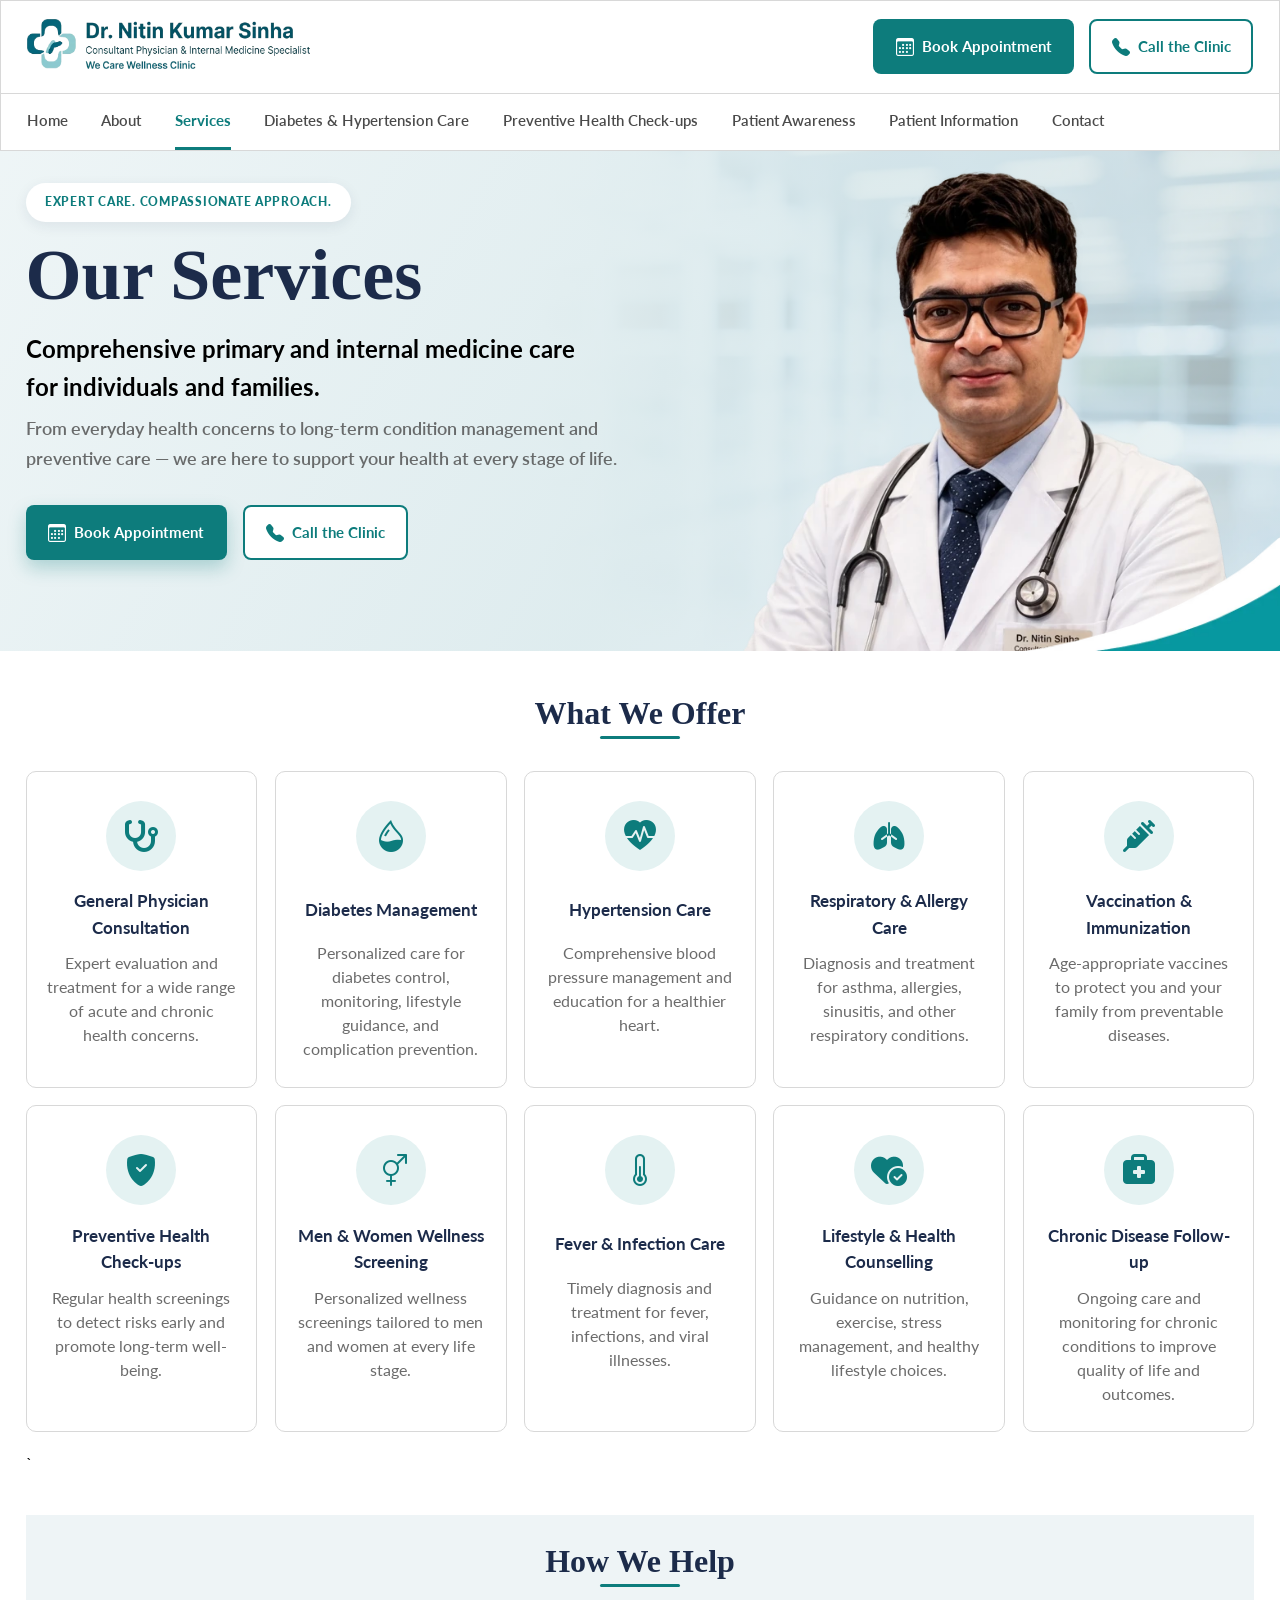
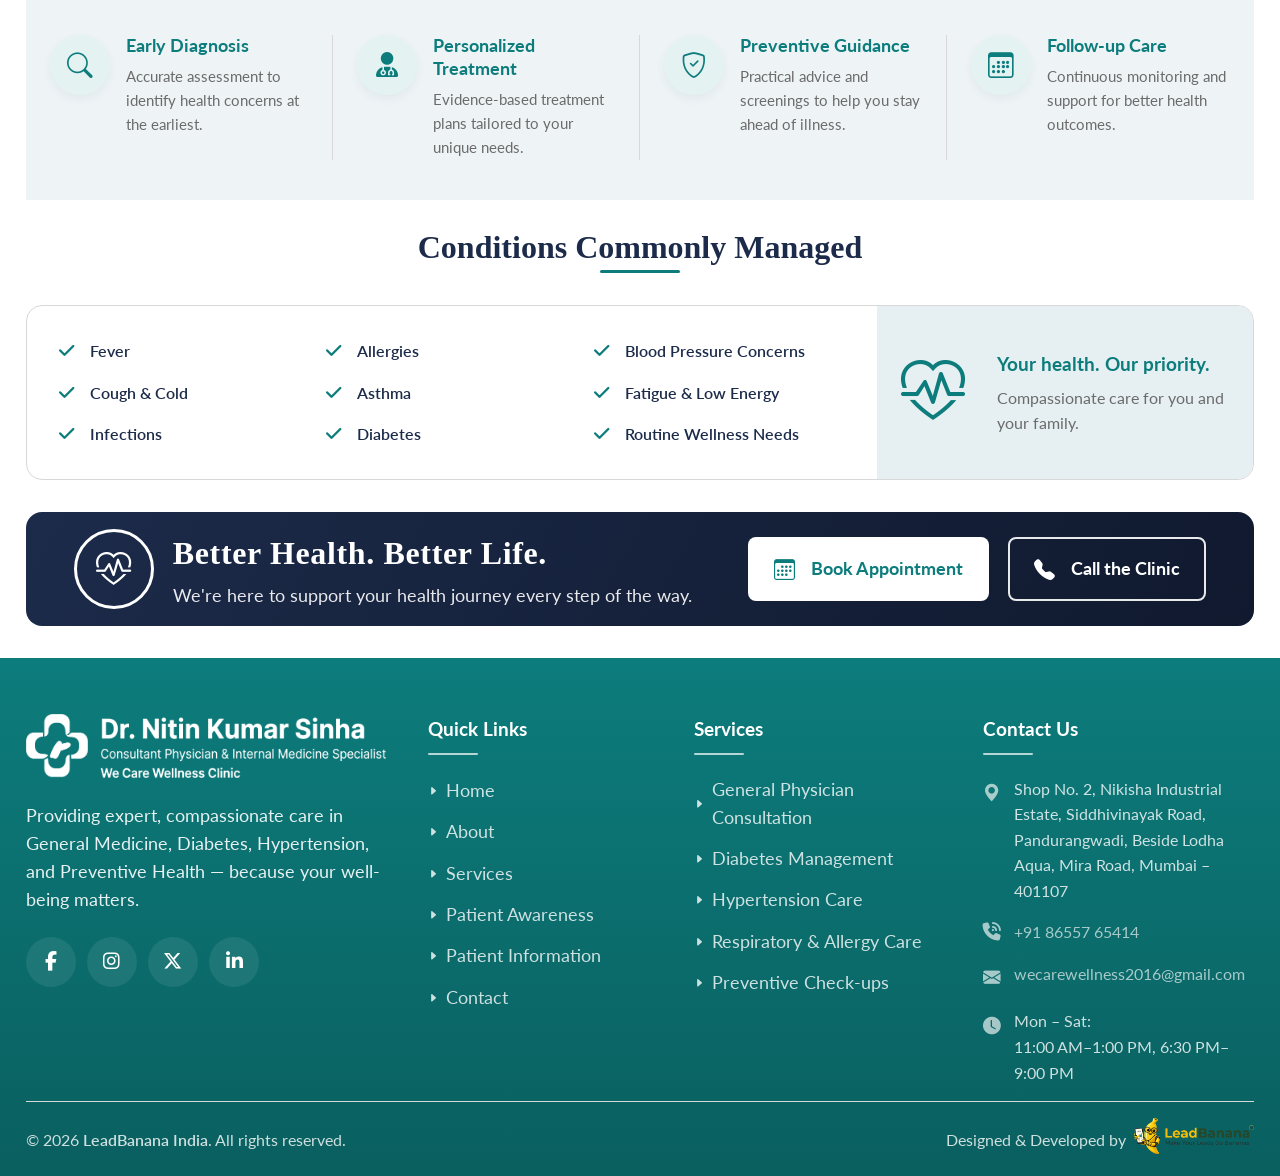
<file: services.html>
<!DOCTYPE html>
<html lang="en">

<head>
    <meta charset="UTF-8">
    <meta name="viewport" content="width=device-width, initial-scale=1.0">
    <title>Services - Dr. Nitin Kumar Sinha</title>
    <link rel="icon" type="image/png" href="images/dr-favicon.webp">

    <link
        href="https://fonts.googleapis.com/css2?family=Lato:ital,wght@0,100;0,300;0,400;0,700;0,900;1,100;1,300;1,400;1,700;1,900&display=swap"
        rel="stylesheet">
    <link rel="stylesheet" href="https://cdn.jsdelivr.net/npm/bootstrap-icons@1.11.3/font/bootstrap-icons.min.css">
    <link rel="stylesheet" href="https://cdnjs.cloudflare.com/ajax/libs/font-awesome/6.7.2/css/all.min.css">
    <link rel="stylesheet" href="style.css">
</head>

<body>

    <header class="site-header">
        <div class="section-container header-top">
            <a href="index.html" class="logo">
                <img src="images/logo.webp" alt="Dr. Nitin Kumar Sinha Logo">
            </a>

            <div class="header-actions">
                <a href="contact.html#book-appointment-section" class="btn btn-primary">
                    <i class="bi bi-calendar3"></i>
                    <span>Book Appointment</span>
                </a>
                <a href="tel:+918655765414" class="btn btn-outline">
                    <i class="bi bi-telephone-fill"></i>
                    <span class="call-btn-text">Call the Clinic</span>
                </a>
                <button class="nav-toggle" id="navToggle" aria-label="Toggle navigation">
                    <span></span><span></span><span></span>
                </button>
            </div>
        </div>

        <nav class="main-nav" id="mainNav">
            <div class="section-container">
                <ul class="nav-list">
                    <li><a href="index.html">Home</a></li>
                    <li><a href="about.html">About</a></li>
                    <li><a href="services.html" class="active">Services</a></li>
                    <li><a href="diabetes.html">Diabetes &amp; Hypertension Care</a></li>
                    <li><a href="checkups.html">Preventive Health Check-ups</a></li>
                    <li><a href="patient-awareness.html">Patient Awareness</a></li>
                    <li><a href="patient-info.html">Patient Information</a></li>
                    <li><a href="contact.html">Contact</a></li>
                </ul>
            </div>
        </nav>
    </header>


    <section class="hero services-hero">
        <div class="section-container hero-grid">

            <div class="hero-content">
                <span class="hero-badge">EXPERT CARE. COMPASSIONATE APPROACH.</span>

                <h1 class="hero-heading">
                    Our Services
                </h1>

                <h2>Comprehensive primary and internal medicine care for individuals and families.</h2>

                <p class="hero-description">
                    From everyday health concerns to long-term condition management and preventive care — we are here to
                    support your health at every stage of life.
                </p>

                <div class="hero-actions">
                    <a href="contact.html#book-appointment-section" class="btn btn-primary">
                        <i class="bi bi-calendar3"></i>
                        Book Appointment
                    </a>
                    <a href="tel:+918655765414" class="btn btn-outline">
                        <i class="bi bi-telephone-fill"></i>
                        Call the Clinic
                    </a>
                </div>

            </div>

            <div class="hero-image-wrap hero-image-services">
                <img src="images/self-1.webp" alt="Dr. Nitin Kumar Sinha">
            </div>

        </div>

        <img class="hero-prop" src="images/hero-prop-1.webp" alt="">

    </section>


    <section class="home-services">
        <div class="section-container">

            <div class="home-services-header">
                <h2 class="home-services-title">What We Offer</h2>
            </div>

            <div class="home-services-grid services-grid">

                <div class="home-service-card">
                    <div class="home-service-icon"><i class="fa-solid fa-stethoscope"></i></div>
                    <div class="home-service-title">General Physician Consultation</div>
                    <p class="home-service-desc">Expert evaluation and treatment for a wide range of acute and chronic
                        health concerns.</p>
                </div>

                <div class="home-service-card">
                    <div class="home-service-icon"><i class="bi bi-droplet-half"></i></div>
                    <div class="home-service-title">Diabetes Management</div>
                    <p class="home-service-desc">Personalized care for diabetes control, monitoring, lifestyle guidance,
                        and complication prevention.</p>
                </div>

                <div class="home-service-card">
                    <div class="home-service-icon"><i class="bi bi-heart-pulse-fill"></i></div>
                    <div class="home-service-title">Hypertension Care</div>
                    <p class="home-service-desc">Comprehensive blood pressure management and education for a healthier
                        heart.</p>
                </div>

                <div class="home-service-card">
                    <div class="home-service-icon"><i class="bi bi-lungs-fill"></i></div>
                    <div class="home-service-title">Respiratory &amp; Allergy Care</div>
                    <p class="home-service-desc">Diagnosis and treatment for asthma, allergies, sinusitis, and other
                        respiratory conditions.</p>
                </div>

                <div class="home-service-card">
                    <div class="home-service-icon"><i class="fa-solid fa-syringe"></i></div>
                    <div class="home-service-title">Vaccination &amp; Immunization</div>
                    <p class="home-service-desc">Age-appropriate vaccines to protect you and your family from
                        preventable diseases.</p>
                </div>

                <div class="home-service-card">
                    <div class="home-service-icon"><i class="bi bi-shield-fill-check"></i></div>
                    <div class="home-service-title">Preventive Health Check-ups</div>
                    <p class="home-service-desc">Regular health screenings to detect risks early and promote long-term
                        well-being.</p>
                </div>

                <div class="home-service-card">
                    <div class="home-service-icon"><i class="bi bi-gender-ambiguous"></i></div>
                    <div class="home-service-title">Men &amp; Women Wellness Screening</div>
                    <p class="home-service-desc">Personalized wellness screenings tailored to men and women at every
                        life stage.</p>
                </div>

                <div class="home-service-card">
                    <div class="home-service-icon"><i class="bi bi-thermometer-half"></i></div>
                    <div class="home-service-title">Fever & Infection Care</div>
                    <p class="home-service-desc">Timely diagnosis and treatment for fever, infections, and viral
                        illnesses.</p>
                </div>

                <div class="home-service-card">
                    <div class="home-service-icon"><i class="fa-solid fa-heart-circle-check"></i></div>
                    <div class="home-service-title">Lifestyle & Health Counselling</div>
                    <p class="home-service-desc">Guidance on nutrition, exercise, stress management, and healthy
                        lifestyle choices.</p>
                </div>

                <div class="home-service-card">
                    <div class="home-service-icon"><i class="fa-solid fa-briefcase-medical"></i></div>
                    <div class="home-service-title">Chronic Disease Follow-up</div>
                    <p class="home-service-desc">Ongoing care and monitoring for chronic conditions to improve quality
                        of life and outcomes.</p>
                </div>`

            </div>
        </div>
    </section>


    <div class="wrapper section-container">

        <!-- ===== SECTION 1: How We Help ===== -->
        <div class="how-we-help-section">
            <div class="home-services-header">
                <h2 class="home-services-title">How We Help</h2>
            </div>

            <div class="how-we-help">
                <div class="help-grid">

                    <div class="help-item">
                        <span class="help-icon"><i class="bi bi-search"></i></span>
                        <div class="help-text">
                            <h4>Early Diagnosis</h4>
                            <p>Accurate assessment to identify health concerns at the earliest.</p>
                        </div>
                    </div>

                    <div class="help-item">
                        <span class="help-icon"><i class="fa-solid fa-user-doctor"></i></span>
                        <div class="help-text">
                            <h4>Personalized Treatment</h4>
                            <p>Evidence-based treatment plans tailored to your unique needs.</p>
                        </div>
                    </div>

                    <div class="help-item">
                        <span class="help-icon"><i class="bi bi-shield-check"></i></span>
                        <div class="help-text">
                            <h4>Preventive Guidance</h4>
                            <p>Practical advice and screenings to help you stay ahead of illness.</p>
                        </div>
                    </div>

                    <div class="help-item">
                        <span class="help-icon"><i class="bi bi-calendar3"></i></span>
                        <div class="help-text">
                            <h4>Follow-up Care</h4>
                            <p>Continuous monitoring and support for better health outcomes.</p>
                        </div>
                    </div>

                </div>
            </div>
        </div>

        <!-- ===== SECTION 2: Conditions Commonly Managed ===== -->
        <div>
            <div class="home-services-header">
                <h2 class="home-services-title">Conditions Commonly Managed</h2>
            </div>

            <div class="conditions">
                <div class="conditions-inner">
                    <div class="conditions-grid">

                        <div class="conditions-col">
                            <div class="condition-item"><i class="fa-solid fa-check"></i> Fever</div>
                            <div class="condition-item"><i class="fa-solid fa-check"></i> Cough &amp; Cold</div>
                            <div class="condition-item"><i class="fa-solid fa-check"></i> Infections</div>
                        </div>

                        <div class="conditions-col">
                            <div class="condition-item"><i class="fa-solid fa-check"></i> Allergies</div>
                            <div class="condition-item"><i class="fa-solid fa-check"></i> Asthma</div>
                            <div class="condition-item"><i class="fa-solid fa-check"></i> Diabetes</div>
                        </div>

                        <div class="conditions-col">
                            <div class="condition-item"><i class="fa-solid fa-check"></i> Blood Pressure Concerns</div>
                            <div class="condition-item"><i class="fa-solid fa-check"></i> Fatigue &amp; Low Energy</div>
                            <div class="condition-item"><i class="fa-solid fa-check"></i> Routine Wellness Needs</div>
                        </div>

                        <div class="conditions-highlight">
                            <span class="highlight-icon">
                                <i class="bi bi-heart-pulse"></i>
                            </span>
                            <div class="highlight-text">
                                <h4>Your health. Our priority.</h4>
                                <p>Compassionate care for you and your family.</p>
                            </div>
                        </div>

                    </div>
                </div>
            </div>
        </div>

    </div>



    <div class="info-cta-wrapper section-container">

        <div class="cta-banner">
            <div class="cta-left">
                <span class="cta-icon-circle"><i class="bi bi-heart-pulse"></i></span>
                <div class="cta-text">
                    <h3>Better Health. Better Life.</h3>
                    <p>We're here to support your health journey every step of the way.</p>
                </div>
            </div>
            <div class="cta-actions">
                <a href="contact.html#book-appointment-section" class="btn-outline-white cta-book-btn"><i class="bi bi-calendar3"></i> Book
                    Appointment</a>
                <a href="tel:+918655765414" class="btn-outline-white"><i class="bi bi-telephone-fill"></i> Call the
                    Clinic</a>
            </div>
        </div>

    </div>



    <footer class="site-footer">
        <div class="section-container">

            <div class="footer-grid">

                <!-- Column 1: Brand -->
                <div>
                    <div class="footer-brand">
                        <a href="index.php">
                            <img src="images/logo-white.webp" alt="">
                        </a>
                    </div>
                    <p class="footer-desc">
                        Providing expert, compassionate care in General Medicine, Diabetes,
                        Hypertension, and Preventive Health — because your well-being matters.
                    </p>
                    <div class="footer-socials">
                        <a href="#" aria-label="Facebook"><i class="fa-brands fa-facebook-f"></i></a>
                        <a href="#" aria-label="Instagram"><i class="fa-brands fa-instagram"></i></a>
                        <a href="#" aria-label="X / Twitter"><i class="fa-brands fa-x-twitter"></i></a>
                        <a href="#" aria-label="LinkedIn"><i class="fa-brands fa-linkedin-in"></i></a>
                    </div>
                </div>

                <!-- Column 2: Quick Links -->
                <div>
                    <h4 class="footer-heading">Quick Links</h4>
                    <ul class="footer-links">
                        <li><a href="index.html"><i class="bi bi-caret-right-fill"></i> Home</a></li>
                        <li><a href="about.html"><i class="bi bi-caret-right-fill"></i> About</a></li>
                        <li><a href="services.html"><i class="bi bi-caret-right-fill"></i> Services</a></li>
                        <li><a href="patient-awareness.html"><i class="bi bi-caret-right-fill"></i> Patient Awareness</a></li>
                        <li><a href="patient-info.html"><i class="bi bi-caret-right-fill"></i> Patient Information</a></li>
                        <li><a href="contact.html"><i class="bi bi-caret-right-fill"></i> Contact</a></li>
                    </ul>
                </div>

                <!-- Column 3: Services -->
                <div>
                    <h4 class="footer-heading">Services</h4>
                    <ul class="footer-links">
                        <li><a href="services.html"><i class="bi bi-caret-right-fill"></i> General Physician Consultation</a></li>
                        <li><a href="diabetes.html"><i class="bi bi-caret-right-fill"></i> Diabetes Management</a></li>
                        <li><a href="diabetes.html"><i class="bi bi-caret-right-fill"></i> Hypertension Care</a></li>
                        <li><a href="services.html"><i class="bi bi-caret-right-fill"></i> Respiratory &amp; Allergy Care</a></li>
                        <li><a href="checkups.html"><i class="bi bi-caret-right-fill"></i> Preventive Check-ups</a></li>
                    </ul>
                </div>

                <!-- Column 4: Contact -->
                <div>
                    <h4 class="footer-heading">Contact Us</h4>
                    <div class="footer-contact">
                        <div class="footer-contact-item">
                            <i class="bi bi-geo-alt-fill"></i>
                            <span>Shop No. 2, Nikisha Industrial Estate, Siddhivinayak Road, Pandurangwadi, Beside Lodha
                                Aqua, Mira Road, Mumbai – 401107</span>
                        </div>
                        <div class="footer-contact-item">
                            <i class="fa-solid fa-phone-volume"></i>
                            <a href="tel:+918655765414">+91 86557 65414</a>
                        </div>
                        <div class="footer-contact-item">
                            <i class="bi bi-envelope-fill"></i>
                            <a href="mailto:wecarewellness2016@gmail.com">wecarewellness2016@gmail.com</a>
                        </div>
                        <div class="footer-contact-item">
                            <i class="bi bi-clock-fill"></i>
                            <span>Mon – Sat: <br> 11:00 AM–1:00 PM, 6:30 PM–9:00 PM</span>
                        </div>
                    </div>
                </div>

            </div>

            <div class="footer-bottom">
                <p>&copy; <span>2026</span> <a href="https://leadbanana.in" target="_blank" rel="noopener">LeadBanana
                        India</a>. All rights reserved.</p>
                <p class="designed-by">Designed &amp; Developed by <a class="lead-logo" href="https://leadbanana.in"
                        target="_blank" rel="noopener">
                        <img src="images/leadbanana-logo.webp" alt="">
                    </a></p>
            </div>

        </div>
    </footer>




    <!-- for header navigation -->
    <script>
        const toggle = document.getElementById('navToggle');
        const nav = document.getElementById('mainNav');
        toggle.addEventListener('click', () => nav.classList.toggle('open'));
    </script>


</body>

</html>
</file>
<file: style.css>
:root {
    --color-primary: #0d7c7c;
    --color-primary-dark: #0a5f5f;
    --color-navy: #1c2b4a;
    --color-navy-dark: #10192e;
    --color-text: #4a4a4a;
    --color-text-light: #6b6b6b;
    --color-border: #d8d8d8;
    --color-white: #ffffff;
    --section-bg: #f3f8f9;
    --icon-bg: #e4f2f2;
    --transition: 0.3s ease-in-out;
    --font-family-display: "Noto Serif Oriya", serif;
}

* {
    margin: 0;
    padding: 0;
    box-sizing: border-box;
    font-family: "Lato", sans-serif;
}

body {
    line-height: 1.6;
}

html {
    scroll-behavior: smooth;
}


.section-container {
    width: 96%;
    max-width: 1400px;
    margin: auto;

}


#book-appointment-section {
    scroll-margin-top: 100px;
}







/* header */
.site-header {
    border: 1px solid var(--color-border);
    background: #fff;
    position: sticky;
    top: 0;
    z-index: 1000;
}

.header-top {
    display: flex;
    align-items: center;
    justify-content: space-between;
    gap: 1rem;
    padding: 1.1rem 0;
}

.logo img {
    height: 50px;
    object-fit: cover;
}


/* Header actions (buttons) */
.header-actions {
    display: flex;
    align-items: center;
    gap: 0.9rem;
    flex-shrink: 0;
}

.btn {
    display: inline-flex;
    align-items: center;
    gap: 0.5rem;
    font-size: 0.92rem;
    font-weight: 700;
    padding: 0.7rem 1.3rem;
    border-radius: 8px;
    text-decoration: none;
    white-space: nowrap;
    cursor: pointer;
    transition: all 0.3s;
    border: 2px solid transparent;
}

.btn i {
    font-size: 18px;
}

.btn-primary {
    background: var(--color-primary);
    color: var(--color-white);
}

.btn-primary:hover {
    background: var(--color-primary-dark);
}

.btn-outline {
    background: var(--color-white);
    color: var(--color-primary);
    border-color: var(--color-primary);
}

.btn-outline:hover {
    background: var(--color-primary);
    color: var(--color-white);
}

/* Mobile toggle */
.nav-toggle {
    display: none;
    background: none;
    border: none;
    cursor: pointer;
    padding: 0.4rem;
}

.nav-toggle span {
    display: block;
    width: 26px;
    height: 3px;
    margin: 5px 0;
    background: var(--color-navy);
    border-radius: 2px;
    transition: all 0.3s;
}

/* ===== NAV ===== */

.main-nav {
    border-top: 1px solid var(--color-border);
}

.nav-list {
    list-style: none;
    display: flex;
    flex-wrap: wrap;
    gap: 2.1rem;
}

.nav-list a {
    display: inline-block;
    text-decoration: none;
    color: var(--color-text);
    font-size: 0.95rem;
    font-weight: 600;
    padding: 0.9rem 0;
    border-bottom: 3px solid transparent;
    transition: all 0.3s;
}

.nav-list a:hover {
    color: var(--color-primary);
}

.nav-list a.active {
    color: var(--color-primary);
    border-bottom-color: var(--color-primary);
    font-weight: 700;
}













/* ===== HERO SECTION ===== */

.hero {
    position: relative;
    overflow: hidden;
    background:
        linear-gradient(120deg, rgba(238, 245, 246, 0.94) 0%, rgba(219, 234, 236, 0.85) 55%, rgba(219, 234, 236, 0.55) 100%),
        url("images/hero-back-2.webp") center/cover no-repeat;
    padding: 1rem 0 0;
}

.hero-prop {
    position: absolute;
    bottom: 0;
    right: 0;
    width: 20%;
    height: auto;
}

.hero-grid {
    display: grid;
    grid-template-columns: 1.05fr 0.95fr;
    gap: 2rem;
    min-height: 520px;
}

/* --- Left content --- */
.hero-content {
    padding-top: 1rem;
    position: relative;
    z-index: 2;
}

.hero-badge {
    display: inline-block;
    background: #fff;
    color: var(--color-primary);
    font-size: 0.78rem;
    font-weight: 900;
    letter-spacing: 0.06em;
    padding: 0.6rem 1.2rem;
    border-radius: 999px;
    box-shadow: 0 4px 14px rgba(28, 43, 74, 0.08);
    margin-bottom: 1rem;
}

.hero-heading {
    font-family: "Noto Serif Oriya", serif;
    font-optical-sizing: auto;
    font-weight: 700;
    font-style: normal;
    font-size: 4.5rem;
    line-height: 1.05;
    color: var(--color-navy);
    margin-bottom: 1rem;
}

.hero-heading .highlight {
    font-family: "Noto Serif Oriya", serif;
    font-optical-sizing: auto;
    font-weight: 700;
    font-style: normal;
    color: var(--color-primary);
    display: block;
}

.hero-description {
    max-width: 620px;
    color: var(--color-text);
    font-size: 1.15rem;
    font-weight: 600;
    opacity: 0.8;
    margin-bottom: 2rem;
}

.hero-actions {
    display: flex;
    flex-wrap: wrap;
    gap: 1rem;
    margin-bottom: 3rem;
}


.hero-actions .btn-primary {
    box-shadow: 0 8px 18px rgba(13, 124, 124, 0.28);
}

.hero-actions .btn-primary:hover {
    box-shadow: none;
}

/* --- Stats bar --- */
.hero-stats {
    background: var(--color-white);
    border-radius: 14px;
    box-shadow: 0 12px 30px rgba(28, 43, 74, 0.1);
    display: flex;
    flex-wrap: wrap;
    padding: 1.6rem 1rem;
    position: relative;
    z-index: 3;
    margin-bottom: -3rem;

    position: absolute;
    bottom: 70px;
    width: 900px;
}

.stat-item {
    display: flex;
    align-items: center;
    gap: 0.8rem;
    flex: 1 1 180px;
    padding: 0rem 1rem;
    border-right: 1px solid var(--color-border);
}

.stat-item:last-child {
    border-right: none;
}

.stat-icon {
    width: 42px;
    height: 42px;
    flex-shrink: 0;
    border-radius: 50%;
    background: #e4f2f2;
    color: var(--color-primary);
    display: flex;
    align-items: center;
    justify-content: center;
}

.stat-icon i {
    font-size: 1.6rem;
    font-weight: 700;
}

.stat-title {
    font-weight: 700;
    color: var(--color-navy);
    font-size: 1rem;
}

.stat-sub {
    font-size: 0.85rem;
    color: var(--color-text-light);
}

/* --- Right doctor image --- */
.hero-image-wrap {
    position: relative;
    align-self: stretch;
    display: flex;
    align-items: flex-end;
    justify-content: center;
    height: 100%;
}

.hero-image-wrap img {
    width: 100%;
    max-width: 520px;
    height: 100%;
    max-height: 580px;
    object-fit: cover;
    object-position: top center;
}

.hero-wave {
    position: absolute;
    left: 0;
    right: 0;
    bottom: -1px;
    width: 100%;
    height: 90px;
    display: block;
    z-index: 1;
}


















/* ===== SERVICES SECTION ===== */

.home-services {
    padding: 2.5rem 0;
    background: var(--color-white);
}

.home-services-header {
    text-align: center;
    margin-bottom: 2rem;
    line-height: 1.4;
}

.home-services-eyebrow {
    display: block;
    font-size: 0.9rem;
    font-weight: 700;
    letter-spacing: 0.04em;
    color: var(--color-primary);
    margin-bottom: 0.2rem;
}

.home-services-title {
    font-family: "Noto Serif Oriya", serif;
    font-weight: 700;
    font-size: 2rem;
    color: var(--color-navy);
    position: relative;
    display: inline-block;
    padding-bottom: 0.2rem;
}

.home-services-title::after {
    content: "";
    position: absolute;
    left: 50%;
    bottom: 0;
    transform: translateX(-50%);
    width: 80px;
    height: 3.2px;
    background: var(--color-primary);
    border-radius: 2px;
}

.home-services-grid {
    display: grid;
    grid-template-columns: repeat(7, 1fr);
    gap: 1.1rem;
}

.home-service-card {
    background: var(--color-white);
    border: 1px solid var(--color-border);
    border-radius: 10px;
    padding: 1.8rem 1.2rem 1.6rem;
    text-align: center;
    transition: all 0.3s;
}

.home-service-card:hover {
    box-shadow: 0 14px 28px rgba(28, 43, 74, 0.1);
    transform: translateY(-4px);
}

.home-service-icon {
    width: 70px;
    height: 70px;
    margin: 0 auto 1.1rem;
    border-radius: 50%;
    background: #e4f2f2;
    display: flex;
    align-items: center;
    justify-content: center;
}

.home-service-icon i {
    font-size: 2rem;
    color: var(--color-primary);
}

.home-service-title {
    font-size: 1.04rem;
    font-weight: 700;
    color: var(--color-navy);
    margin-bottom: 0.6rem;
    line-height: 1.6;
    min-height: 2.6em;
    display: flex;
    align-items: center;
    justify-content: center;
}

.home-service-desc {
    font-size: 0.85rem;
    color: var(--color-text-light);
}















/* about section */
.home-about {
    background: var(--section-bg);
    padding: 2rem 0;
}

.home-about-grid {
    display: grid;
    grid-template-columns: 400px 1fr 400px;
    gap: 2.5rem;
    align-items: center;
}

/* --- Doctor photo --- */
.home-about-photo {
    width: 100%;
    border-radius: 14px;
    overflow: hidden;
    box-shadow: 0 16px 32px rgba(28, 43, 74, 0.12);
}

.home-about-photo img {
    width: 100%;
    height: 100%;
    object-fit: cover;
    display: block;
}

/* --- About content --- */
.home-about-content {
    padding-right: 1rem;
}

.home-about-title {
    font-family: "Noto Serif Oriya", serif;
    font-weight: 700;
    font-size: 1.9rem;
    color: var(--color-navy);
    margin-bottom: 0.8rem;
}

.home-about-qualification {
    color: var(--color-primary);
    font-weight: 700;
    font-size: 0.98rem;
    line-height: 1.5;
    margin-bottom: 1.1rem;
}

.home-about-desc {
    color: var(--color-text);
    font-size: 0.96rem;
    max-width: 520px;
    margin-bottom: 1.6rem;
}

.btn-know-more {
    display: inline-flex;
    align-items: center;
    gap: 0.5rem;
    background: transparent;
    border: 2px solid var(--color-primary);
    color: var(--color-primary);
    font-weight: 700;
    font-size: 0.9rem;
    padding: 0.75rem 1.4rem;
    border-radius: 8px;
    text-decoration: none;
    transition: all 0.3s;
}

.btn-know-more:hover {
    background: var(--color-primary);
    color: var(--color-white);
}

/* --- Stats column --- */
.home-about-stats {
    border-left: 1px solid var(--color-border);
    padding-left: 2.2rem;
    display: flex;
    flex-direction: column;
    gap: 1.3rem;
}

.stat-row {
    display: flex;
    align-items: center;
    gap: 1rem;
    padding-bottom: 1.3rem;
    border-bottom: 1px solid var(--color-border);
}

.stat-row:last-of-type {
    border-bottom: none;
    padding-bottom: 0;
}

.stat-icon-circle {
    width: 70px;
    height: 70px;
    flex-shrink: 0;
    border-radius: 50%;
    background: #d8eaea;
    color: var(--color-primary);
    display: flex;
    align-items: center;
    justify-content: center;
}

.stat-icon-circle i {
    font-size: 1.8rem;
}

.stat-value {
    font-weight: 700;
    font-size: 2rem;
    color: var(--color-navy);
    line-height: 1.3;
}

.stat-value:last-child {
    font-size: 1.4rem;
}

.stat-label {
    font-size: 1.1rem;
    color: var(--color-text);
}

.about-stats-note {
    font-size: 0.9rem;
    color: var(--color-text-light);
    text-align: left;
    margin-top: -0.4rem;
}























/* footer part */
.info-cta-wrapper {
    padding: 2rem 0;
    display: flex;
    flex-direction: column;
    gap: 1rem;
}

/* SECTION 1 — Appointment / Clinic Info Card */
.info-card {
    background: var(--color-white);
    border-radius: 16px;
    box-shadow: 0 16px 36px rgba(28, 43, 74, 0.1);
    display: grid;
    grid-template-columns: 300px 1fr 1.5fr;
    overflow: hidden;
}

/* --- Column 1: Book appointment (teal) --- */
.info-col-book {
    background: linear-gradient(160deg, var(--color-primary) 0%, var(--color-primary-dark) 100%);
    color: var(--color-white);
    padding: 2.2rem 1.8rem;
    display: flex;
    flex-direction: column;
    gap: 1rem;
}

.info-icon-circle {
    width: 60px;
    height: 60px;
    border-radius: 50%;
    background: var(--color-white);
    color: var(--color-primary);
    display: flex;
    align-items: center;
    justify-content: center;
    flex-shrink: 0;
}

.info-icon-circle i {
    font-size: 1.6rem;
}

.info-col-book h3 {
    font-family: "Noto Serif Oriya", serif;
    font-size: 1.6rem;
    line-height: 1.25;
    font-weight: 700;
}

.info-col-book p {
    font-size: 1.1rem;
    line-height: 1.4;
    opacity: 0.9;
}

.btn-white {
    display: inline-flex;
    align-items: center;
    gap: 0.55rem;
    background: var(--color-white);
    color: var(--color-navy);
    font-weight: 700;
    font-size: 1rem;
    padding: 0.8rem 1.3rem;
    border-radius: 8px;
    text-decoration: none;
    width: fit-content;
    margin-top: 0.4rem;
    transition: transform var(--transition), box-shadow var(--transition);
}

.btn-white i {
    font-size: 1.2rem;
    color: var(--color-primary);
}

.btn-white:hover {
    transform: translateY(-2px);
    box-shadow: 0 8px 16px rgba(0, 0, 0, 0.15);
}

/* --- Column 2: Clinic location --- */
.info-col-location {
    padding: 2.2rem 1.8rem;
    border-right: 2px solid #34aeae;
    display: flex;
    flex-direction: column;
    gap: 1rem;
}

.info-heading-row {
    display: flex;
    align-items: center;
    gap: 0.7rem;
}

.info-heading-row i.line-icon {
    font-size: 2rem;
    font-weight: 9700;
    color: var(--color-primary);
}

.info-heading-row h3 {
    font-size: 1.3rem;
    color: var(--color-navy);
    font-weight: 700;
}

.info-col-location p.address {
    font-size: 1rem;
    font-weight: 600;
    opacity: 0.9;
    color: var(--color-text);
    max-width: 300px;
}

.call-box {
    display: flex;
    align-items: center;
    gap: 1.4rem;
    border: 2px solid var(--color-primary);
    border-radius: 10px;
    padding: 0.7rem 1rem;
    transition: var(--transition);
    cursor: pointer;
    background: var(--color-white);
    text-align: left;
}

.call-box i {
    font-size: 1.5rem;
    color: var(--color-primary);
}

.call-box .call-title {
    font-weight: 700;
    color: var(--color-primary);
    font-size: 1.1rem;
    margin-bottom: 0.4rem;
}

.call-box .call-sub {
    font-size: 0.95rem;
    color: var(--color-text);
}

.call-box:hover {
    border-color: var(--color-primary);
    background: var(--color-primary);
    color: var(--color-white);
}

.call-box:hover .call-box-icon {
    color: var(--color-white) !important;
}

.call-box:hover .call-title {
    color: var(--color-white) !important;
}

.call-box:hover .call-sub {
    color: var(--color-white) !important;
}

/* --- Column 3: Timings + feature icons --- */
.info-col-timings {
    padding: 2.2rem 1.8rem;
    display: flex;
    flex-direction: column;
    gap: 1.4rem;
}

.timings-row {
    display: flex;
    align-items: center;
    gap: 1.8rem;
    padding-bottom: 1.3rem;
    border-bottom: 1px solid var(--color-border);
}

.timings-day {
    font-weight: 700;
    color: var(--color-navy);
    font-size: 1rem;
    white-space: nowrap;
}

.timings-hours {
    font-size: 1rem;
    font-weight: 600;
    color: var(--color-text);
    border-left: 1px solid var(--color-border);
    padding-left: 1.2rem;
}

.feature-row {
    display: flex;
    justify-content: space-between;
    gap: 1rem;
    flex-wrap: wrap;
}

.feature-item {
    display: flex;
    flex-direction: column;
    justify-content: center;
    align-items: center;
    text-align: center;
    gap: 0.5rem;
    flex: 1 1 100px;
    border-right: 1px solid var(--color-border);
}

.feature-item:last-child {
    border-right: none;
}

.feature-item i {
    font-size: 1.8rem;
    color: var(--color-primary);
}

.feature-item span {
    font-size: 0.9rem;
    font-weight: 600;
    color: var(--color-navy);
    line-height: 1.3;
}

/* ===================================================
   SECTION 2 — CTA Banner
   =================================================== */

.cta-banner {
    background: linear-gradient(120deg, var(--color-navy) 0%, var(--color-navy-dark) 100%);
    border-radius: 16px;
    padding: 1rem 3rem;
    display: flex;
    align-items: center;
    justify-content: space-between;
    gap: 1.5rem;
    flex-wrap: wrap;
}

.cta-left {
    display: flex;
    align-items: center;
    gap: 1.2rem;
}

.cta-icon-circle {
    width: 80px;
    height: 80px;
    border-radius: 50%;
    border: 3px solid rgba(255, 255, 255);
    display: flex;
    align-items: center;
    justify-content: center;
    flex-shrink: 0;
}

.cta-icon-circle i {
    font-size: 2.2rem;
    color: var(--color-white);
}

.cta-text h3 {
    font-family: "Noto Serif Oriya", serif;
    color: var(--color-white);
    font-size: 2rem;
    letter-spacing: 0.02em;
    font-weight: 700;
    margin-bottom: 0.2rem;
}

.cta-text p {
    color: rgba(255, 255, 255, 0.9);
    font-size: 1.1rem;
}

.btn-outline-white {
    display: inline-flex;
    align-items: center;
    gap: 1rem;
    background: transparent;
    border: 2px solid rgba(255, 255, 255, 0.9);
    color: var(--color-white);
    font-weight: 700;
    font-size: 1.1rem;
    padding: 0.85rem 1.5rem;
    border-radius: 8px;
    text-decoration: none;
    white-space: nowrap;
    transition: background var(--transition), border-color var(--transition);
}

.btn-outline-white i {
    font-size: 1.3rem;
}

.btn-outline-white:hover {
    background: var(--color-white);
    border-color: var(--color-white);
    color: var(--color-navy);
}
























/* ===== RESPONSIVE ===== */

@media (max-width: 1200px) {
    .home-services-grid {
        grid-template-columns: repeat(4, 1fr);
    }




    .home-about-grid {
        grid-template-columns: 300px 1fr 300px;
    }
}


@media (max-width: 1100px) {
    .hero-heading {
        font-size: 4.8rem;
    }





    .home-about-grid {
        grid-template-columns: 400px 1fr;
    }

    .home-about-stats {
        grid-column: 1 / -1;
        border-left: none;
        border-top: 1px solid var(--color-border);
        padding-left: 0;
        padding-top: 1.8rem;
        flex-direction: row;
        flex-wrap: wrap;
        justify-content: space-between;
        gap: 2rem;
    }

    .stat-row {
        border-bottom: none;
        padding-bottom: 0;
        flex: 1 1 220px;
    }

    .about-stats-note {
        width: 100%;
        text-align: center;
        margin-top: 0.5rem;
    }


}


@media (max-width: 992px) {
    .nav-list {
        gap: 1.2rem;
    }




    .info-card {
        grid-template-columns: 1fr;
    }

    .info-col-location {
        border-right: none;
        border-bottom: 1px solid var(--color-border);
    }

    .feature-row {
        justify-content: flex-start;
    }


    .call-box {
        max-width: 300px;
        justify-content: center;
    }
}


@media (max-width: 900px) {
    .call-btn-text {
        display: none;
    }

    .btn-outline {
        padding: 0.7rem;
    }

    .btn-outline svg {
        margin: 0;
    }

    .brand-text .doctor-name {
        font-size: 1.15rem;
    }

    .nav-toggle {
        display: block;
    }

    .main-nav {
        max-height: 0;
        overflow: hidden;
        transition: max-height 0.3s ease;
    }

    .main-nav.open {
        max-height: 400px;
    }

    .nav-list {
        flex-direction: column;
        gap: 0;
        padding: 0.5rem 0 1rem;
    }

    .nav-list a {
        width: 100%;
        padding: 0.7rem 0;
        border-bottom: 1px solid var(--color-border);
    }

    .nav-list a.active {
        border-bottom: 1px solid var(--color-border);
        border-left: 3px solid var(--color-primary);
        padding-left: 0.6rem;
    }







    .hero-grid {
        grid-template-columns: 1fr;
        min-height: unset;
        gap: 0;
    }

    .hero-content {
        padding-top: 0.5rem;
        text-align: left;
    }

    .hero-image-wrap {
        /* order: -1; */
        height: 100%;
        width: 300px;
        margin: auto;
    }

    .hero-actions {
        margin-bottom: 1.5rem;
    }

    .hero-stats {
        position: static;
        width: 100%;
        margin-bottom: 20px;
        display: grid;
        grid-template-columns: 1fr 1fr 1fr 1fr;
    }



}


@media (max-width: 800px) {

    .hero-stats {
        grid-template-columns: 1fr 1fr;
        gap: 1rem;
    }

    .stat-item:nth-child(2n) {
        border-right: none;
    }





    .home-services-grid {
        grid-template-columns: repeat(2, 1fr);
    }

    .home-services-title {
        font-size: 2rem;
    }

}


@media (max-width: 768px) {
    .home-about-grid {
        grid-template-columns: 1fr;
        text-align: center;
    }

    .home-about-photo {
        max-width: 280px;
        margin: 0 auto;
    }

    .home-about-desc {
        margin-left: auto;
        margin-right: auto;
    }

    .home-about-content {
        padding-right: 0;
    }

    .stat-row {
        justify-content: center;
        text-align: left;
    }
}


@media (max-width: 640px) {

    .info-col-book,
    .info-col-location,
    .info-col-timings {
        padding: 1.8rem 1.4rem;
    }

    .timings-row {
        flex-wrap: wrap;
    }


    .feature-row {
        justify-content: space-between;
    }

    .feature-item {
        flex: 1 1 40%;
    }

    .feature-item:nth-child(2n) {
        border-right: none;
    }

    .cta-banner {
        flex-direction: column;
        align-items: flex-start;
        text-align: left;
    }

    .btn-outline-white {
        width: 100%;
        justify-content: center;
    }
}


@media (max-width: 670px) {
    .header-top {
        padding: 0.9rem 0;
    }

    .doctor-title {
        display: none;
    }

    .header-actions .btn-primary span {
        display: none;
    }

}


@media (max-width: 640px) {
    .hero-heading {
        font-size: 4rem;
        margin-top: 0.5rem;
    }

    .hero-description {
        font-size: 0.95rem;
    }

    .hero-stats {
        flex-direction: column;
        padding: 0.5rem 1rem;
    }

    .stat-item {
        border-right: none;
    }

    .stat-item {
        border-right: none;
        padding: 1rem 0;
    }

    .stat-item:last-child {
        border-bottom: none;
    }

    .hero-actions .btn {
        flex: 1 1 auto;
        justify-content: center;
    }
}


@media (max-width: 570px) {

    .section-container {
        width: 94%;
    }

}


@media (max-width: 520px) {

    .logo img {
        height: 44px;
    }

    .header-actions .btn {
        display: none;
    }



    .home-about-title {
        font-size: 1.55rem;
    }

    .stat-value {
        font-size: 1.7rem;
    }

    .home-about-stats {
        flex-direction: column;
    }

    .stat-row {
        justify-content: flex-start;
        text-align: left;
        flex: 1;
    }




}


@media (max-width: 400px) {
    .hero-badge {
        font-size: 0.68rem;
        padding: 0.5rem 0.9rem;
    }

    .hero-heading {
        font-size: 3rem;
    }





    .home-services {
        padding: 3rem 0;
    }

    .home-services-grid {
        grid-template-columns: 1fr;
        gap: 0.9rem;
    }

    .home-services-title {
        font-size: 2rem;
    }






    .feature-item {
        flex: 1 1 60%;
    }

    .feature-item {
        border-right: none;
    }



    .timings-row {
        gap: 0.4rem;
        align-items: center;
        justify-content: center;
    }

    .timings-hours {
        border-left: none;
    }




    .cta-banner {
        padding: 1rem 1rem;
    }

    .cta-left {
        gap: 0.8rem;
        flex-direction: column;
        text-align: center;
    }

    .cta-text h3 {
        font-size: 1.4rem;
    }

    .btn-outline-white {
        width: 100%;
        gap: 1rem;
        border: 2px solid rgba(255, 255, 255, 0.9);
        font-size: 1.1rem;
        padding: 0.85rem 1.5rem;
        border-radius: 8px;
    }


}


@media (max-width: 370px) {

    .logo img {
        height: 36px;
    }




    .hero-heading {
        font-size: 2.6rem;
    }

    .hero-image-wrap {
        width: 200px;
    }

    .hero-stats {
        grid-template-columns: 1fr;
    }

}




























/* services page */

/* hero section */

.hero-content h2 {
    font-size: 1.5rem;
    max-width: 580px;
    margin-bottom: 0.5rem;
}

.services-hero {
    height: 500px;
}


@media (max-width: 900px) {

    .services-hero {
        height: fit-content;
    }

    .services-hero .hero-actions {
        margin-bottom: 40px;
    }

    .hero-image-services {
        display: none;
    }

}



/* offer section */

.services-grid {
    display: grid;
    grid-template-columns: repeat(5, 1fr);
}

.services-grid .home-service-desc {
    font-size: 1rem;
    opacity: 1;
    line-height: 1.5;
}




/* other sections */

.wrapper {
    padding: 0;
    display: flex;
    flex-direction: column;
    gap: 1.6rem;
}

/* SECTION 1 — How We Help*/

.how-we-help-section {
    background: #eef4f6;
    padding: 1.5rem 0;
}

.how-we-help {
    border-radius: 16px;
    padding: 1rem 0rem 1rem;
}

.help-grid {
    display: grid;
    grid-template-columns: repeat(4, 1fr);
}

.help-item {
    display: flex;
    align-items: flex-start;
    gap: 1rem;
    padding: 0 1.5rem;
    border-right: 1px solid var(--color-border);
}

.help-item:last-child {
    border-right: none;
}

.help-icon {
    width: 80px;
    height: 80px;
    flex-shrink: 0;
    border-radius: 50%;
    background: var(--color-white);
    color: var(--color-primary);
    display: flex;
    align-items: center;
    justify-content: center;
    box-shadow: 0 4px 10px rgba(28, 43, 74, 0.06);
}

.help-icon i {
    font-size: 2rem;
}

.help-text h4 {
    font-size: 1.1rem;
    color: var(--color-primary);
    font-weight: 700;
    line-height: 1.3;
    margin-bottom: 0.35rem;
}

.help-text p {
    font-size: 0.95rem;
    color: var(--color-text-light);
}

/* SECTION 2 — Conditions Commonly Managed */

.conditions {
    background: var(--color-white);
    border: 1px solid var(--color-border);
    border-radius: 16px;
    overflow: hidden;
}

.conditions-inner {
    padding: 2rem 2rem;
}

.conditions-grid {
    display: grid;
    grid-template-columns: repeat(3, 1fr) 360px;
    gap: 0;
}

.conditions-col {
    display: flex;
    flex-direction: column;
    gap: 1rem;
    padding-right: 1rem;
}

.condition-item {
    display: flex;
    align-items: center;
    gap: 1rem;
    font-size: 1rem;
    color: var(--color-navy);
    font-weight: 600;
}

.condition-item i {
    color: var(--color-primary);
    font-size: 1.1rem;
    flex-shrink: 0;
}

/* --- Highlight box --- */
.conditions-highlight {
    background: #e6f0f2;
    margin: -2.2rem -2rem -2.2rem 1rem;
    padding: 2.2rem 1.5rem;
    display: flex;
    align-items: center;
    gap: 2rem;
}

.highlight-icon {
    color: var(--color-primary);
}

.highlight-icon i {
    font-size: 4rem;
}

.highlight-text h4 {
    font-size: 1.2rem;
    color: var(--color-primary);
    font-weight: 700;
    margin-bottom: 0.3rem;
}

.highlight-text p {
    font-size: 1rem;
    color: var(--color-text-light);
}



@media (max-width: 992px) {
    .help-grid {
        grid-template-columns: repeat(2, 1fr);
        row-gap: 1.8rem;
    }

    .help-item {
        border-right: none;
    }

    .help-item:nth-child(odd) {
        border-right: 1px solid var(--color-border);
    }

    .conditions-grid {
        grid-template-columns: repeat(2, 1fr);
        row-gap: 0.8rem;
    }

    .conditions-highlight {
        grid-column: 1 / -1;
        margin: 1rem 0 -0.2rem;
    }
}

@media (max-width: 640px) {

    .how-we-help,
    .conditions-inner {
        padding: 1.6rem 1.3rem;
    }

    .help-grid {
        grid-template-columns: 1fr;
        row-gap: 1.6rem;
    }

    .help-item {
        border-right: none !important;
        padding: 0;
    }

    .conditions-grid {
        grid-template-columns: 1fr;
    }

    .conditions-col {
        padding-right: 0;
    }

    .conditions-highlight {
        flex-direction: row;
        margin: 0.5rem 0 -0.4rem;
    }

}




/* cta section */
.cta-actions {
    display: flex;
    align-items: center;
    gap: 1.2rem;
}

.cta-book-btn {
    background: var(--color-white);
    color: var(--color-primary);
}

.cta-book-btn:hover {
    background: var(--color-primary);
    color: var(--color-white);
}


@media (max-width: 570px) {
    .cta-actions {
        flex-direction: column;
        text-align: left;
        align-items: center;
        width: 100%;
    }

    .cta-actions .btn-outline-white {
        width: 100%;
        justify-content: center;
    }
}



























/* checkups page */

/* checkups hero */

.checkups-hero {
    height: fit-content;
}

.checkups-hero .hero-grid {
    min-height: fit-content;
}

.checkups-hero .hero-heading {
    font-size: 5rem;
}

.checkups-hero-image {
    border-radius: 16px;
    overflow: hidden;
    border: 3px solid var(--color-border);
    height: 460px;
    position: relative;
}

.checkups-hero-image img {
    max-width: 100%;
}

.checkups-hero-image .hero-stats {
    width: 400px;
    bottom: 70px;
    left: 20px;
    padding: 1rem 0.6rem;
}

.checkups-hero-image .stat-item {
    display: flex;
    gap: 0.8rem;
    padding: 0rem 1rem;
}

.checkups-hero-image .stat-title {
    font-weight: 800;
    font-size: 1.1rem;
}


@media (max-width: 900px) {
    .checkups-hero .hero-heading {
        font-size: 4rem;
    }

    .checkups-hero-image {
        height: auto;
        width: 100%;
        max-width: 600px;
        margin-bottom: 30px;
    }

    .checkups-hero-image .hero-stats {
        width: 100%;
        max-width: 400px;
        bottom: 0px;
        position: absolute;
        grid-template-columns: 1fr 1fr;
    }

}

@media (max-width: 500px) {
    .checkups-hero .hero-heading {
        font-size: 3rem;
    }

    .checkups-hero-image .hero-stats {
        display: none;
    }
}





/*  */

.checkups-services-grid {
    display: grid;
    grid-template-columns: repeat(4, 1fr);
    gap: 1.2rem;
}

.checkups-services-grid .home-service-card {
    padding: 1.8rem 1.2rem 1.6rem;
    display: flex;
    flex-direction: column;
    align-items: flex-start;
    justify-content: left;
    text-align: left;
}

.checkups-services-grid .home-service-icon {
    margin-left: 0;
    margin-bottom: 0.4rem;
}

.checkups-services-grid .home-service-title {
    font-size: 1.2rem;
    margin-bottom: 0rem;
}

.checkups-services-grid .home-service-desc {
    font-size: 1rem;
}

@media (max-width: 900px) {
    .checkups-services-grid {
        grid-template-columns: repeat(2, 1fr);
    }
}

@media (max-width: 480px) {
    .checkups-services-grid {
        grid-template-columns: repeat(1, 1fr);
    }
}




/* checkups include */

.checkups-include-grid .home-service-icon {
    background: none;
}

.checkups-include-grid .home-service-icon i {
    font-size: 3rem;
}


/* regular section */
.home-regular-grid {
    display: grid;
    grid-template-columns: repeat(4, 1fr);
    gap: 1.2rem;
}

.home-regular-grid .home-service-card {
    display: flex;
    gap: 1rem;
}

.home-regular-card-inner {
    text-align: left;
    width: 80%;
}

.home-regular-card-inner .home-service-title {
    text-align: left;
    justify-content: left;
    margin-bottom: 0;
}


@media (max-width: 900px) {
    .home-regular-grid {
        grid-template-columns: repeat(2, 1fr);
    }
}

@media (max-width: 480px) {
    .home-regular-grid {
        grid-template-columns: repeat(1, 1fr);
    }
}





/* recommended section */

.home-recommended-grid {
    grid-template-columns: repeat(5, 1fr);
}

.home-recommended-grid .home-service-icon {
    background: none;
}

.home-recommended-grid .home-service-icon i {
    font-size: 3rem;
}

.home-recommended-grid .home-service-title {
    margin-bottom: 0;
    font-size: 1.1rem;
    line-height: 1.4;
}

.home-recommended-grid .home-service-desc {
    font-size: 1rem;
    line-height: 1.4;
}


@media (max-width: 900px) {
    .home-recommended-grid {
        grid-template-columns: repeat(2, 1fr);
    }
}

@media (max-width: 480px) {
    .home-recommended-grid {
        grid-template-columns: repeat(1, 1fr);
    }
}




















/* patient info page */

/* patient info hero section */

.patient-info-hero .hero-heading {
    font-size: 5rem;
}


@media (max-width: 1400px) {
    .patient-info-hero .hero-heading {
        font-size: 4rem;
    }
}

@media (max-width: 1120px) {
    .patient-info-hero .hero-heading {
        font-size: 3.5rem;
    }
}

@media (max-width: 400px) {
    .patient-info-hero .hero-heading {
        font-size: 3rem;
    }
}





/* other section */

.patient-info {
    padding: 3rem 0;
}

.info-grid {
    display: grid;
    grid-template-columns: repeat(6, 1fr);
    gap: 1.4rem;
}

.p-info-card {
    background: var(--color-white);
    border: 1px solid var(--color-border);
    border-radius: 14px;
    padding: 1.8rem 1.7rem;
    box-shadow: 0 6px 18px rgba(28, 43, 74, 0.05);
    display: flex;
    flex-direction: column;
}

.info-card-top-1,
.info-card-top-2,
.info-card-top-3 {
    grid-column: span 2;
}

.info-card-bottom-1,
.info-card-bottom-2 {
    grid-column: span 3;
}

/* --- Card header --- */
.card-header {
    display: flex;
    align-items: center;
    gap: 0.8rem;
    margin-bottom: 1.4rem;
}

.step-badge {
    width: 34px;
    height: 34px;
    flex-shrink: 0;
    border-radius: 50%;
    background: var(--color-primary);
    color: var(--color-white);
    font-weight: 700;
    font-size: 1rem;
    display: flex;
    align-items: center;
    justify-content: center;
}

.card-header h3 {
    font-family: "Noto Serif Oriya", serif;
    font-size: 1.3rem;
    color: var(--color-navy);
    font-weight: 700;
}

.card-header .header-icon {
    color: var(--color-primary);
    font-size: 1.5rem;
}

/* --- Checklist style (cards 1 & 2) --- */
.checklist {
    display: flex;
    flex-direction: column;
}

.checklist-item {
    display: flex;
    align-items: flex-start;
    gap: 1rem;
    padding: 0.9rem 0;
    border-bottom: 1px solid var(--color-border);
}

.checklist-item:last-child {
    border-bottom: none;
    padding-bottom: 0;
}

.checklist-item:first-child {
    padding-top: 0;
}

.checklist-icon {
    width: 46px;
    height: 46px;
    flex-shrink: 0;
    border-radius: 10px;
    background: #e8f2f2;
    color: var(--color-primary);
    display: flex;
    align-items: center;
    justify-content: center;
}

.checklist-icon i {
    font-size: 1.5rem;
}

.checklist-item p {
    font-size: 1rem;
    color: var(--color-text);
    padding-top: 0.35rem;
}

/* --- List style (cards 3 & 4, no icon boxes / borders) --- */
.simple-list {
    display: flex;
    flex-direction: column;
    gap: 1.3rem;
}

.simple-item {
    display: flex;
    align-items: center;
    gap: 1rem;
}

.simple-item i {
    font-size: 1.25rem;
    color: var(--color-primary);
    width: 24px;
    text-align: center;
    flex-shrink: 0;
}

.simple-item p {
    font-size: 0.95rem;
    color: var(--color-text);
}

/* --- Clinic Timings card --- */
.p-info-card .timings-box {
    background: #eef3f5;
    border-radius: 10px;
    padding: 1.1rem 1.3rem;
    display: flex;
    align-items: center;
    gap: 1.3rem;
    margin-bottom: 1.4rem;
}

.p-info-card .timings-box .checklist-icon {
    background: var(--color-white);
}

.p-info-card .timings-day {
    font-weight: 700;
    color: var(--color-navy);
    font-size: 0.95rem;
    white-space: nowrap;
}

.p-info-card .timings-hours {
    font-size: 0.92rem;
    color: var(--color-navy);
    font-weight: 600;
    border-left: 1px solid var(--color-border);
    padding-left: 1.2rem;
}

.p-info-card .timings-note {
    display: flex;
    gap: 0.8rem;
    padding-top: 1.2rem;
    border-top: 1px solid var(--color-border);
}

.p-info-card .timings-note i {
    color: var(--color-primary);
    font-size: 1.1rem;
    flex-shrink: 0;
    margin-top: 0.2rem;
}

.p-info-card .timings-note p {
    font-size: 0.85rem;
    color: var(--color-text-light);
}

.p-info-card .timings-note strong {
    color: var(--color-navy);
    font-weight: 700;
}




/*   RESPONSIVE*/

@media (max-width: 992px) {
    .info-grid {
        grid-template-columns: repeat(2, 1fr);
    }

    .info-card-top-1,
    .info-card-top-2,
    .info-card-top-3,
    .info-card-bottom-1,
    .info-card-bottom-2 {
        grid-column: span 1;
    }

    .info-card-top-3 {
        grid-column: span 2;
    }
}

@media (max-width: 640px) {
    .info-grid {
        grid-template-columns: 1fr;
        gap: 1.1rem;
    }

    .info-card-top-1,
    .info-card-top-2,
    .info-card-top-3,
    .info-card-bottom-1,
    .info-card-bottom-2 {
        grid-column: span 1;
    }

    .info-card {
        padding: 1.5rem 1.3rem;
    }

    .p-info-card .timings-box {
        flex-wrap: wrap;
    }

    .p-info-card .timings-hours {
        border-left: none;
        padding-left: 0;
    }
}








/* faq */

.faq {
    padding: 2rem 0 1rem;
}

.faq-heading {
    display: flex;
    align-items: center;
    gap: 0.8rem;
    margin-bottom: 1.6rem;
}

.faq-heading-icon {
    width: 34px;
    height: 34px;
    border: 2px solid var(--color-primary);
    border-radius: 50%;
    color: var(--color-primary);
    display: flex;
    align-items: center;
    justify-content: center;
    flex-shrink: 0;
}

.faq-heading-icon i {
    font-size: 1rem;
}

.faq-heading h2 {
    font-family: "Noto Serif Oriya", serif;
    font-size: 1.5rem;
    font-weight: 700;
    color: var(--color-navy);
}

.faq-list {
    display: flex;
    flex-direction: column;
    gap: 0.9rem;
}

.faq-item {
    background: var(--color-white);
    border: 1px solid var(--color-border);
    border-radius: 10px;
    overflow: hidden;
    transition: border-color var(--transition), box-shadow var(--transition);
}

.faq-item.active {
    border-color: var(--color-primary);
    box-shadow: 0 8px 20px rgba(13, 124, 124, 0.08);
}

.faq-question {
    display: flex;
    align-items: center;
    justify-content: space-between;
    gap: 1rem;
    width: 100%;
    background: none;
    border: none;
    cursor: pointer;
    padding: 1.15rem 1.4rem;
    text-align: left;
    font-size: 0.98rem;
    font-weight: 700;
    color: var(--color-navy);
}

.faq-question .chevron {
    flex-shrink: 0;
    font-size: 1rem;
    color: var(--color-primary);
    transition: transform var(--transition);
}

.faq-item.active .chevron {
    transform: rotate(180deg);
}

.faq-answer-wrap {
    max-height: 0;
    overflow: hidden;
    transition: max-height var(--transition);
}

.faq-answer {
    padding: 0 1.4rem 1.3rem;
    font-size: 0.92rem;
    color: var(--color-text);
    max-width: 90%;
}

/* ===================================================
   RESPONSIVE
   =================================================== */

@media (max-width: 640px) {
    .faq {
        padding: 2.2rem 0;
    }

    .faq-heading h2 {
        font-size: 1.25rem;
    }

    .faq-question {
        padding: 1rem 1.1rem;
        font-size: 0.9rem;
    }

    .faq-answer {
        padding: 0 1.1rem 1.1rem;
        max-width: 100%;
    }
}






/* cta */

.p-info-cta-wrapper .cta-text p {
    max-width: 500px;
}
























/* contact page */

/* contact hero */

.contact-hero {
    height: 420px;
}

.contact-hero .hero-heading {
    font-size: 4.5rem;
}



/* form */

.appointment-section {
    position: relative;
    padding: 3rem 0 2rem;
}

.appointment-card {
    position: relative;
    background: var(--color-white);
    border-radius: 18px;
    box-shadow: 0 0px 20px rgba(28, 43, 74, 0.2);
    display: grid;
    grid-template-columns: 1.6fr 1fr;
    overflow: hidden;
}

/* ===================================================
   LEFT — Booking Form
   =================================================== */

.form-panel {
    padding: 2.6rem 2.6rem 2.2rem;
}

.panel-heading {
    display: flex;
    align-items: center;
    gap: 0.9rem;
    margin-bottom: 1.8rem;
}

.panel-icon {
    width: 42px;
    height: 42px;
    border-radius: 10px;
    background: var(--color-primary);
    color: var(--color-white);
    display: flex;
    align-items: center;
    justify-content: center;
    flex-shrink: 0;
}

.panel-icon i {
    font-size: 1.2rem;
}

.panel-heading h2 {
    font-family: "Noto Serif Oriya", serif;
    font-size: 1.6rem;
    color: var(--color-navy);
    font-weight: 700;
}

.form-row {
    display: grid;
    grid-template-columns: 1fr 1fr;
    gap: 1.2rem;
    margin-bottom: 1.3rem;
}

.form-group {
    display: flex;
    flex-direction: column;
    gap: 0.5rem;
}

.form-group label {
    font-size: 0.90rem;
    font-weight: 700;
    color: var(--color-navy);
}

.input-wrap {
    position: relative;
}

.input-wrap i.field-icon {
    position: absolute;
    left: 1rem;
    top: 50%;
    transform: translateY(-50%);
    color: var(--color-text-light);
    font-size: 0.95rem;
}

.input-wrap-textarea i.field-icon {
    position: absolute;
    left: 1rem;
    top: 26px;
    transform: translateY(-50%);
    color: var(--color-text-light);
    font-size: 0.95rem;
}



.input-wrap i.field-icon-right {
    left: auto;
    right: 1rem;
    pointer-events: none;
}

.form-group input,
.form-group select,
.form-group textarea {
    width: 100%;
    background: #fff;
    border: 1.5px solid var(--color-border);
    border-radius: 8px;
    padding: 0.85rem 1rem 0.85rem 2.6rem;
    font-size: 0.92rem;
    color: var(--color-navy);
    font-family: var(--font-family);
    transition: border-color var(--transition), box-shadow var(--transition);
}

.form-group input::placeholder,
.form-group textarea::placeholder {
    color: #a3adb2;
}

.form-group input:focus,
.form-group select:focus,
.form-group textarea:focus {
    outline: none;
    border-color: var(--color-primary);
    box-shadow: 0 0 0 3px rgba(13, 124, 124, 0.12);
}

.form-group textarea {
    resize: vertical;
    min-height: 100px;
    padding-left: 2.6rem;
    padding-top: 0.85rem;
}

.form-group textarea+i.field-icon {
    top: 1.15rem;
    transform: none;
}

select.select-time {
    appearance: none;
    -webkit-appearance: none;
}

.btn-submit {
    width: 100%;
    display: flex;
    align-items: center;
    justify-content: center;
    gap: 0.6rem;
    background: var(--color-primary);
    color: var(--color-white);
    font-weight: 700;
    font-size: 0.98rem;
    padding: 1rem;
    border: none;
    border-radius: 8px;
    cursor: pointer;
    margin-top: 0.4rem;
    transition: background var(--transition), transform var(--transition);
}

.btn-submit:hover {
    background: var(--color-primary-dark);
    transform: translateY(-2px);
}

.secure-note {
    display: flex;
    align-items: center;
    justify-content: center;
    gap: 0.5rem;
    margin-top: 1rem;
    font-size: 0.8rem;
    color: var(--color-text-light);
}

.secure-note i {
    color: var(--color-text-light);
}

/* ===================================================
   RIGHT — Clinic Info Panel
   =================================================== */

.info-panel {
    background: #eef4f6;
    padding: 2.6rem 2.2rem;
    display: flex;
    flex-direction: column;
    gap: 1.6rem;
}

.info-block-heading {
    display: flex;
    align-items: center;
    gap: 0.7rem;
}

.info-block-heading i {
    color: var(--color-primary);
    font-size: 1.5rem;
}

.info-block-heading h3 {
    font-family: "Noto Serif Oriya", serif;
    font-size: 1.5rem;
    color: var(--color-navy);
    font-weight: 700;
}

.clinic-name {
    color: var(--color-primary);
    font-weight: 700;
    font-size: 1.1rem;
    margin-top: -0.6rem;
}

.address-row {
    display: flex;
    gap: 0.7rem;
}

.address-row i {
    color: var(--color-primary);
    font-size: 1.2rem;
    margin-top: 0.2rem;
    flex-shrink: 0;
}

.address-row p {
    font-size: 1rem;
    max-width: 320px;
    color: var(--color-text);
}

.divider {
    border: none;
    border-top: 1px solid var(--color-border);
    margin: 0.2rem 0;
}

.contact-schedule .timings-row {
    display: flex;
    align-items: center;
    gap: 1.4rem;
}

.contact-schedule .timings-day {
    font-weight: 700;
    color: var(--color-navy);
    font-size: 0.9rem;
    white-space: nowrap;
}

.contact-schedule .timings-hours {
    font-size: 0.88rem;
    color: var(--color-navy);
    font-weight: 600;
    border-left: 1px solid var(--color-border);
    padding-left: 1.1rem;
}

.action-box {
    display: flex;
    align-items: center;
    gap: 0.9rem;
    background: var(--color-white);
    border: 2px solid var(--color-primary);
    border-radius: 10px;
    padding: 0.9rem 1.1rem;
    cursor: pointer;
    transition: border-color var(--transition);
    text-decoration: none;
    transition: border-color var(--transition), transform var(--transition);
}

.action-box:hover {
    border-color: var(--color-primary);
    transform: translateY(-4px);
}

.action-box i {
    font-size: 1.5rem;
    color: var(--color-primary);
    flex-shrink: 0;
}

.action-title {
    font-weight: 700;
    color: var(--color-primary);
    font-size: 1.1rem;
}

.action-sub {
    font-size: 0.9rem;
    color: var(--color-text-light);
}

/* ===================================================
   RESPONSIVE
   =================================================== */

@media (max-width: 900px) {

    .contact-hero {
        height: fit-content;
    }

    .contact-hero .hero-heading {
        font-size: 4.2rem;
    }

}



@media (max-width: 992px) {
    .appointment-card {
        grid-template-columns: 1fr;
    }

    .form-panel {
        padding: 2.2rem 1.8rem;
    }

    .info-panel {
        padding: 2.2rem 1.8rem;
    }
}

@media (max-width: 640px) {
    .appointment-section {
        padding: 3rem 0 2.5rem;
    }

    .form-row {
        grid-template-columns: 1fr;
        gap: 1.1rem;
    }

    .form-panel,
    .info-panel {
        padding: 1.8rem 1.4rem;
    }

    .panel-heading h2 {
        font-size: 1.25rem;
    }

    .contact-schedule .timings-row {
        flex-wrap: wrap;
        gap: 0.3rem;
    }

    .contact-schedule .timings-hours {
        border-left: none;
        padding-left: 0;
    }
}


@media (max-width: 400px) {

    .contact-hero .hero-heading {
        font-size: 2.6rem;
    }

}






/* doctor about */

.profile-location {
    padding: 2rem 0;
}

.profile-location-grid {
    display: grid;
    grid-template-columns: 1fr 1fr;
    gap: 1.6rem;
    align-items: stretch;
}

/* ===================================================
   LEFT — Doctor Profile Card
   =================================================== */

.doctor-card {
    background: var(--color-white);
    border: 1px solid var(--color-border);
    border-radius: 16px;
    padding: 1.8rem;
    display: grid;
    grid-template-columns: 260px 1fr;
    gap: 1.6rem;
}

.doctor-photo {
    border-radius: 12px;
    overflow: hidden;
}

.doctor-photo img {
    width: 100%;
    height: 100%;
    object-fit: cover;
    display: block;
}

.doctor-details {
    display: flex;
    flex-direction: column;
    gap: 0.5rem;
}

.doctor-name {
    font-family: "Noto Serif Oriya", serif;
    font-size: 1.4rem;
    color: var(--color-navy);
    font-weight: 700;
}

.doctor-qualification {
    color: var(--color-primary);
    font-weight: 700;
    font-size: 0.9rem;
    line-height: 1.5;
    margin-bottom: 0.4rem;
}

.doctor-desc {
    font-size: 0.86rem;
    color: var(--color-text);
    margin-bottom: 0.6rem;
}

.doctor-stats {
    display: flex;
    gap: 0.9rem;
    margin-bottom: 1rem;
}

.stat-chip {
    display: flex;
    align-items: center;
    gap: 0.6rem;
    border: 1px solid var(--color-border);
    border-radius: 10px;
    padding: 0.6rem 0.9rem;
    flex: 1;
}

.stat-chip-icon {
    width: 34px;
    height: 34px;
    flex-shrink: 0;
    border-radius: 50%;
    background: #e4f2f2;
    color: var(--color-primary);
    display: flex;
    align-items: center;
    justify-content: center;
}

.stat-chip-icon i {
    font-size: 0.95rem;
}

.stat-chip-value {
    font-weight: 700;
    color: var(--color-navy);
    font-size: 0.9rem;
    line-height: 1.2;
}

.stat-chip-label {
    font-size: 0.72rem;
    color: var(--color-text-light);
}

.btn-know-more {
    display: inline-flex;
    align-items: center;
    justify-content: center;
    gap: 0.5rem;
    background: transparent;
    border: 2px solid var(--color-primary);
    color: var(--color-primary);
    font-weight: 700;
    font-size: 0.88rem;
    padding: 0.7rem 1.2rem;
    border-radius: 8px;
    text-decoration: none;
    width: fit-content;
    transition: background var(--transition), color var(--transition);
}

.btn-know-more:hover {
    background: var(--color-primary);
    color: var(--color-white);
}

/* ===================================================
   RIGHT — Map / Location Card
   =================================================== */

.map-card {
    position: relative;
    border-radius: 16px;
    overflow: hidden;
    border: 1px solid var(--color-border);
    min-height: 320px;
}

.map-card iframe {
    width: 100%;
    height: 100%;
    min-height: 320px;
    border: 0;
    display: block;
    filter: saturate(0.85);
}


/* ===================================================
   RESPONSIVE
   =================================================== */

@media (max-width: 992px) {
    .profile-location-grid {
        grid-template-columns: 1fr;
    }

    .map-card {
        min-height: 300px;
    }
}

@media (max-width: 600px) {
    .doctor-card {
        grid-template-columns: 1fr;
    }

    .doctor-photo {
        max-width: 220px;
        margin: 0 auto;
        aspect-ratio: 1;
    }

    .doctor-details {
        text-align: center;
        align-items: center;
    }

    .doctor-stats {
        width: 100%;
    }

}

@media (max-width: 420px) {
    .doctor-card {
        padding: 1.4rem;
    }

    .doctor-stats {
        flex-direction: column;
    }

    .stat-chip {
        width: 100%;
    }
}









/* stats process */

.expect {
    padding: 2rem 0 0;
}

.expect-header {
    text-align: center;
    margin-bottom: 2.4rem;
}

.expect-eyebrow {
    display: block;
    font-size: 0.78rem;
    font-weight: 700;
    letter-spacing: 0.08em;
    color: var(--color-primary);
    margin-bottom: 0.5rem;
}

.expect-title {
    font-family: "Noto Serif Oriya", serif;
    font-weight: 700;
    font-size: 1.9rem;
    color: var(--color-navy);
}

.steps-row {
    display: flex;
    align-items: stretch;
    gap: 0;
}

.step-card {
    background: var(--color-white);
    border: 1px solid var(--color-border);
    border-radius: 14px;
    padding: 1.8rem 1.4rem;
    text-align: center;
    flex: 1 1 0;
    display: flex;
    flex-direction: column;
    align-items: center;
}

.step-icon {
    width: 68px;
    height: 68px;
    border-radius: 50%;
    background: var(--color-primary);
    color: var(--color-white);
    display: flex;
    align-items: center;
    justify-content: center;
    margin-bottom: 1.1rem;
}

.step-icon i {
    font-size: 1.6rem;
}

.step-title {
    font-size: 1.2rem;
    font-weight: 700;
    color: var(--color-navy);
    margin-bottom: 0.5rem;
}

.step-desc {
    font-size: 1rem;
    color: var(--color-text-light);
    line-height: 1.4;
}

.step-arrow {
    display: flex;
    align-items: center;
    justify-content: center;
    flex: 0 0 44px;
    color: var(--color-primary);
    font-size: 1.3rem;
}

/* ===================================================
   RESPONSIVE
   =================================================== */

@media (max-width: 992px) {
    .steps-row {
        flex-wrap: wrap;
        gap: 1.4rem;
        justify-content: center;
    }

    .step-card {
        flex: 1 1 calc(50% - 1.4rem);
        min-width: 220px;
    }

    .step-arrow {
        display: none;
    }
}

@media (max-width: 600px) {
    .step-card {
        flex: 1 1 100%;
    }

    .expect-title {
        font-size: 1.5rem;
    }
}





















/* diabetes page */

/* hero section */

/* --- Right doctor image --- */
.diabetes-hero-image-wrap {
    position: relative;
    display: flex;
    justify-content: center;
    border: 2px solid var(--color-border);
    overflow: hidden;
    margin-bottom: 20px;
    border-radius: 10px;
}

.diabetes-hero-image-wrap img {
    width: 100%;
    width: 300px;
    object-fit: cover;
}

/* --- Floating doctor info card (overlaps bottom-left of the image) --- */
.hero-doctor-card {
    width: 380px;
    background: var(--color-white);
    box-shadow: 0 20px 45px rgba(28, 43, 74, 0.18);
    padding: 1.5rem 1.6rem;
    z-index: 4;
}

.hero-doctor-card .card-name {
    font-family: "Noto Serif Oriya", serif;
    font-weight: 700;
    font-size: 1.4rem;
    color: var(--color-navy);
    margin-bottom: 0.4rem;
}

.hero-doctor-card .card-qualification {
    color: var(--color-primary);
    font-weight: 700;
    font-size: 0.95rem;
    line-height: 1.6;
    margin-bottom: 0.9rem;
}

.hero-doctor-card .card-divider {
    border: none;
    border-top: 1px solid var(--color-border);
    margin-bottom: 0.9rem;
}

.hero-doctor-card .card-desc {
    font-size: 0.95rem;
    color: var(--color-text);
    margin-bottom: 1rem;
}

.hero-doctor-card .card-stats {
    display: flex;
    flex-direction: column;
    gap: 0.8rem;
    margin-bottom: 0.6rem;
}

.hero-doctor-card .card-stat-row {
    display: flex;
    align-items: center;
    gap: 0.8rem;
    font-size: 0.95rem;
    color: var(--color-navy);
    font-weight: 600;
}

.hero-doctor-card .card-stat-row i {
    font-size: 1.2rem;
    color: var(--color-primary);
    flex-shrink: 0;
}

.hero-doctor-card .card-note {
    font-size: 0.80rem;
    color: var(--color-text-light);
    text-align: left;
}





/* ===== RESPONSIVE ===== */

@media (max-width: 900px) {

    .diabetes-hero-image-wrap img {
        max-width: 100%;
    }

    .hero-doctor-card {
        position: static;
        width: 100%;
        box-shadow: 0 12px 28px rgba(28, 43, 74, 0.1);
    }
}

@media (max-width: 600px) {

    .diabetes-hero-image-wrap img {
        width: 100%;
    }

    .diabetes-hero-image-wrap {
        flex-direction: column;
    }

}


@media (max-width: 400px) {

    .hero-doctor-card {
        padding: 1.2rem 1.3rem;
    }
}








/* help section */

.help-with {
    padding: 2rem 0;
}

.help-with-title {
    font-family: "Noto Serif Oriya", serif;
    font-weight: 700;
    font-size: 1.9rem;
    color: var(--color-navy);
    text-align: center;
    position: relative;
    padding-bottom: 0.8rem;
    margin-bottom: 2.2rem;
}

.help-with-title::after {
    content: "";
    position: absolute;
    left: 50%;
    bottom: 0;
    transform: translateX(-50%);
    width: 52px;
    height: 3px;
    background: var(--color-primary);
    border-radius: 2px;
}

.help-with-grid {
    display: grid;
    grid-template-columns: repeat(5, 1fr);
    gap: 1.1rem;
}

.help-card {
    background: var(--color-white);
    border: 1px solid var(--color-border);
    border-radius: 12px;
    padding: 1.6rem 1.3rem;
    transition: box-shadow var(--transition), transform var(--transition);
}

.help-card:hover {
    box-shadow: 0 14px 28px rgba(28, 43, 74, 0.08);
    transform: translateY(-3px);
}

.help-card-header {
    display: flex;
    align-items: center;
    gap: 0.9rem;
    margin-bottom: 1rem;
}

.help-icon {
    width: 60px;
    height: 60px;
    flex-shrink: 0;
    border-radius: 50%;
    background: #e4f2f2;
    color: var(--color-primary);
    display: flex;
    align-items: center;
    justify-content: center;
}

.help-icon i {
    font-size: 1.6rem;
}

.help-card-title {
    font-size: 1rem;
    font-weight: 700;
    color: var(--color-navy);
    line-height: 1.3;
}

.help-card-desc {
    font-size: 0.95rem;
    line-height: 1.6;
    color: var(--color-text-light);
}

/* ===================================================
   RESPONSIVE
   =================================================== */

@media (max-width: 1200px) {
    .help-with-grid {
        grid-template-columns: repeat(3, 1fr);
    }
}

@media (max-width: 768px) {
    .help-with-grid {
        grid-template-columns: repeat(2, 1fr);
    }

    .help-with-title {
        font-size: 1.5rem;
    }
}

@media (max-width: 480px) {
    .help-with {
        padding: 2.4rem 0;
    }

    .help-with-grid {
        grid-template-columns: 1fr;
    }
}








/* next section */

.overview {
    padding: 1rem 0;
}

.overview-grid {
    display: grid;
    grid-template-columns: 1fr 1fr;
    gap: 1.4rem;
}

.panel {
    background: #fafcfc;
    border: 1px solid var(--color-border);
    border-radius: 14px;
    padding: 1.8rem;
}

.panel-title {
    font-family: "Noto Serif Oriya", serif;
    font-weight: 700;
    font-size: 1.45rem;
    color: var(--color-navy);
    text-align: center;
    position: relative;
    padding-bottom: 0.7rem;
    margin-bottom: 1.7rem;
}

.panel-title::after {
    content: "";
    position: absolute;
    left: 50%;
    bottom: 0;
    transform: translateX(-50%);
    width: 42px;
    height: 3px;
    background: var(--color-primary);
    border-radius: 2px;
}

/* ===================================================
   PANEL 1 — Our Care Approach (numbered steps + arrows)
   =================================================== */

.approach-row {
    display: flex;
    align-items: flex-start;
    gap: 0;
}

.approach-step {
    flex: 1 1 0;
    text-align: center;
    display: flex;
    flex-direction: column;
    align-items: center;
}

.approach-icon-wrap {
    position: relative;
    margin-bottom: 0.9rem;
}

.approach-icon {
    width: 60px;
    height: 60px;
    border-radius: 50%;
    background: #eef4f4;
    color: var(--color-primary);
    display: flex;
    align-items: center;
    justify-content: center;
}

.approach-icon i,
.approach-icon svg {
    font-size: 2rem;
}

.approach-number {
    position: absolute;
    bottom: -12px;
    left: 50%;
    transform: translateX(-50%);
    width: 22px;
    height: 22px;
    border-radius: 50%;
    background: var(--color-primary);
    color: var(--color-white);
    font-size: 0.7rem;
    font-weight: 700;
    display: flex;
    align-items: center;
    justify-content: center;
    border: 2px solid #fafcfc;
}

.approach-step-title {
    font-size: 0.86rem;
    font-weight: 700;
    color: var(--color-navy);
    margin-bottom: 0.5rem;
    line-height: 1.3;
    margin-top: 1rem;
}

.approach-step-desc {
    font-size: 0.8rem;
    color: var(--color-text-light);
    max-width: 140px;
    line-height: 1.4;
}

.approach-arrow {
    flex: 0 0 24px;
    display: flex;
    align-items: center;
    justify-content: center;
    color: var(--color-text-light);
    padding-top: 25px;
    font-size: 0.9rem;
}

/* ===================================================
   PANEL 2 — Why Regular Management Matters (solid icons)
   =================================================== */

.matters-grid {
    display: grid;
    grid-template-columns: repeat(5, 1fr);
    gap: 1rem;
}

.matters-item {
    text-align: center;
    display: flex;
    flex-direction: column;
    align-items: center;
}

.matters-icon {
    width: 60px;
    height: 60px;
    border-radius: 12px;
    background: var(--color-primary);
    color: var(--color-white);
    display: flex;
    align-items: center;
    justify-content: center;
    margin-bottom: 1rem;
}

.matters-icon i {
    font-size: 1.4rem;
}

.matters-item-title {
    font-size: 0.9rem;
    font-weight: 700;
    color: var(--color-navy);
    margin-bottom: 0.6rem;
}

.matters-item-desc {
    font-size: 0.8rem;
    line-height: 1.4;
    color: var(--color-text-light);
}

/* ===================================================
   PANEL 3 — When to Consult (checklist + callout)
   =================================================== */

.consult-columns {
    display: grid;
    grid-template-columns: 1fr 1fr;
    gap: 0.8rem 1.5rem;
    margin-bottom: 1.5rem;
}

.consult-item {
    display: flex;
    align-items: flex-start;
    gap: 0.7rem;
    font-size: 0.88rem;
    color: var(--color-navy);
    font-weight: 500;
    padding: 0.4rem 0;
}

.consult-item i {
    color: var(--color-primary);
    font-size: 0.95rem;
    margin-top: 0.15rem;
    flex-shrink: 0;
}

.consult-callout {
    display: flex;
    align-items: center;
    gap: 1rem;
    background: #eaf5f6;
    border: 1px solid #cfe6e7;
    border-radius: 10px;
    padding: 1.1rem 1.3rem;
}

.consult-callout-icon {
    width: 42px;
    height: 42px;
    flex-shrink: 0;
    border-radius: 8px;
    background: var(--color-white);
    color: var(--color-primary);
    display: flex;
    align-items: center;
    justify-content: center;
}

.consult-callout p {
    font-size: 0.86rem;
    font-weight: 600;
    color: var(--color-navy);
}

/* ===================================================
   PANEL 4 — Ongoing Care Made Simple (boxed steps + arrows)
   =================================================== */

.ongoing-row {
    display: flex;
    align-items: stretch;
    gap: 0;
}

.ongoing-step {
    flex: 1 1 0;
    border: 1px solid var(--color-border);
    background: var(--color-white);
    border-radius: 10px;
    padding: 1.4rem 1rem;
    text-align: center;
    display: flex;
    flex-direction: column;
    align-items: center;
}

.ongoing-icon {
    width: 60px;
    height: 60px;
    border-radius: 50%;
    background: #eef4f4;
    color: var(--color-primary);
    display: flex;
    align-items: center;
    justify-content: center;
    margin-bottom: 0.9rem;
}

.ongoing-icon i {
    font-size: 1.5rem;
}

.ongoing-step-title {
    font-size: 0.9rem;
    font-weight: 700;
    color: var(--color-navy);
    margin-bottom: 0.5rem;
    line-height: 1.3;
}

.ongoing-step-desc {
    font-size: 0.85rem;
    color: var(--color-text-light);
}

.ongoing-arrow {
    flex: 0 0 30px;
    display: flex;
    align-items: center;
    justify-content: center;
    color: var(--color-primary);
    font-size: 1.05rem;
}

/* ===================================================
   RESPONSIVE
   =================================================== */

@media (max-width: 1200px) {
    .overview-grid {
        grid-template-columns: 1fr;
    }
}

@media (max-width: 768px) {

    .approach-row,
    .ongoing-row {
        /* flex-direction: column; */
        display: grid;
        grid-template-columns: 1fr 1fr;
        gap: 1.2rem;
    }

    .approach-arrow,
    .ongoing-arrow {
        display: none;
    }

    .approach-step-desc {
        max-width: 320px;
    }

    .matters-grid {
        grid-template-columns: repeat(2, 1fr);
        gap: 1.4rem;
    }

    .consult-columns {
        grid-template-columns: 1fr;
        gap: 0.3rem;
    }
}

@media (max-width: 480px) {
    .panel {
        padding: 1.4rem 1.2rem;
    }

    .matters-grid {
        grid-template-columns: 1fr;
    }

    .consult-callout {
        flex-direction: column;
        text-align: center;
    }
}

@media (max-width: 480px) {

    .approach-row,
    .ongoing-row {
        grid-template-columns: 1fr;
    }
}














/* ===== FOOTER ===== */

.site-footer {
    background: linear-gradient(180deg, var(--color-primary) 0%, var(--color-primary-dark) 100%);
    color: var(--footer-text);
    padding-top: 3.5rem;
}

.footer-grid {
    display: grid;
    grid-template-columns: 1.6fr 1fr 1.1fr 1.2fr;
    gap: 2.5rem;
    padding-bottom: 1rem;
    border-bottom: 1px solid var(--color-border);
}

/* --- Column 1: Brand --- */
.footer-brand {
    margin-bottom: 1.1rem;
    width: 360px;
}

.footer-brand img {
    width: 100%;
}

.footer-desc {
    font-size: 1.1rem;
    max-width: 360px;
    line-height: 1.6;
    margin-bottom: 1.4rem;
    color: #fff;
    opacity: 0.9;
}

.footer-socials {
    display: flex;
    gap: 0.7rem;
}

.footer-socials a {
    width: 50px;
    height: 50px;
    border-radius: 50%;
    background: rgba(255, 255, 255, 0.08);
    color: var(--color-white);
    display: flex;
    align-items: center;
    justify-content: center;
    text-decoration: none;
    transition: background var(--transition), transform var(--transition);
}

.footer-socials a:hover {
    background: var(--color-primary);
    transform: translateY(-3px);
}

.footer-socials i {
    font-size: 1.2rem;
}

/* --- Columns 2-4: Headings + lists --- */
.footer-heading {
    color: var(--color-white);
    font-size: 1.2rem;
    font-weight: 700;
    margin-bottom: 1.3rem;
    position: relative;
    padding-bottom: 0.6rem;
}

.footer-heading::after {
    content: "";
    position: absolute;
    left: 0;
    bottom: 0;
    width: 50px;
    height: 2px;
    border-radius: 10px;
    background: #ffffffb2;
}

.footer-links {
    list-style: none;
    display: flex;
    flex-direction: column;
    gap: 0.75rem;
}

.footer-links a {
    color: #fff;
    opacity: 0.8;
    text-decoration: none;
    font-size: 1.1rem;
    transition: color var(--transition), padding-left var(--transition);
    display: inline-flex;
    align-items: center;
    gap: 0.5rem;
}

.footer-links a i {
    font-size: 0.65rem;
    color: var(--color-primary-light);
}

.footer-links a:hover {
    color: var(--color-white);
    padding-left: 3px;
    opacity: 1;
}

/* --- Column 4: Contact --- */
.footer-contact {
    display: flex;
    flex-direction: column;
    gap: 1rem;
}

.footer-contact-item {
    display: flex;
    align-items: flex-start;
    gap: 0.8rem;
    font-size: 1rem;
    color: #fff;
    opacity: 0.8;
}

.footer-contact-item i {
    color: #fff;
    opacity: 0.8;
    font-size: 1.1rem;
    margin-top: 0.2rem;
    flex-shrink: 0;
}

.footer-contact-item a {
    color: #fff;
    opacity: 0.8;
    text-decoration: none;
    transition: var(--transition);
}

.footer-contact-item a:hover {
    color: #fff;
    opacity: 1;
}

/* --- Bottom bar --- */
.footer-bottom {
    padding: 1rem 0;
    display: flex;
    align-items: center;
    justify-content: space-between;
    flex-wrap: wrap;
    gap: 0.8rem;
}

.footer-bottom p {
    font-size: 1rem;
    color: rgba(255, 255, 255, 0.8);
}

.footer-bottom a {
    color: var(--color-primary-light);
    text-decoration: none;
    font-weight: 600;
    transition: var(--transition);
}

.footer-bottom a:hover {
    color: var(--color-white);
    text-decoration: underline;
}

.designed-by {
    display: flex;
    align-items: center;
    gap: 8px;
}

.lead-logo img {
    width: 100%;
    width: 120px;
}

/* ===================================================
   RESPONSIVE
   =================================================== */

@media (max-width: 992px) {
    .footer-grid {
        grid-template-columns: 1fr 1fr;
        row-gap: 2.2rem;
    }
}

@media (max-width: 640px) {
    .site-footer {
        padding-top: 2.6rem;
    }

    .footer-grid {
        grid-template-columns: 1fr;
        gap: 2rem;
        padding-bottom: 2rem;
    }

    .footer-desc {
        max-width: 100%;
    }

    .footer-bottom {
        flex-direction: column;
        text-align: center;
        padding: 1.3rem 0;
    }
}

@media (max-width: 400px) {
    .footer-brand {
        width: 260px;
    }
}























/* about page */

.biography {
    padding: 2rem 0;
}

.biography-card {
    background: var(--color-white);
    border-radius: 16px;
    box-shadow: 0 0px 20px rgba(28, 43, 74, 0.2);
    padding: 2.6rem 2.8rem;
    display: grid;
    grid-template-columns: 1fr 1px 1fr;
    gap: 2.6rem;
}

/* --- Left: intro / bio icon + paragraphs --- */
.bio-left {
    display: flex;
    gap: 1.4rem;
}

.bio-icon {
    width: 70px;
    height: 70px;
    flex-shrink: 0;
    border-radius: 50%;
    background: var(--icon-bg);
    color: var(--color-primary);
    display: flex;
    align-items: center;
    justify-content: center;
}

.bio-icon i {
    font-size: 2rem;
}

.bio-left-content h2 {
    font-family: var(--font-family-display);
    font-size: 1.8rem;
    color: var(--color-navy);
    font-weight: 700;
    margin-bottom: 0.9rem;
}

.bio-left-content p {
    font-size: 1.1rem;
    color: var(--color-text);
    margin-bottom: 1rem;
}

.bio-left-content p:last-child {
    margin-bottom: 0;
}

/* --- Divider --- */
.bio-divider {
    background: var(--color-border);
    width: 1px;
}

/* --- Right: detail rows --- */
.bio-right {
    display: flex;
    flex-direction: column;
    gap: 1.6rem;
}

.bio-row {
    display: flex;
    gap: 1.2rem;
    align-items: flex-start;
}

.bio-row-icon {
    width: 60px;
    height: 60px;
    flex-shrink: 0;
    border-radius: 50%;
    background: var(--icon-bg);
    color: var(--color-primary);
    display: flex;
    align-items: center;
    justify-content: center;
}

.bio-row-icon i {
    font-size: 1.5rem;
}

.bio-row-content h4 {
    font-size: 1.1rem;
    color: var(--color-navy);
    font-weight: 700;
    margin-bottom: 0.4rem;
}

.bio-row-content p {
    font-size: 0.95rem;
    color: var(--color-text-light);
}

/* ===================================================
   RESPONSIVE
   =================================================== */

@media (max-width: 900px) {
    .biography-card {
        grid-template-columns: 1fr;
        gap: 2rem;
        padding: 2rem 1.8rem;
    }

    .bio-divider {
        width: 100%;
        height: 1px;
    }
}

@media (max-width: 560px) {
    .biography {
        padding: 2.2rem 0;
    }

    .biography-card {
        padding: 1.6rem 1.4rem;
    }

    .bio-left,
    .bio-row {
        flex-direction: column;
        text-align: center;
        align-items: center;
    }

    .bio-icon,
    .bio-row-icon {
        margin: 0 auto 0.3rem;
    }
}









.card-section {
    padding: 1rem 0;
}

.card-section-title {
    font-family: var(--font-family-display);
    font-weight: 700;
    font-size: 2rem;
    color: var(--color-navy);
    text-align: center;
    position: relative;
    padding-bottom: 0.7rem;
    margin-bottom: 1.8rem;
}

.card-section-title::after {
    content: "";
    position: absolute;
    left: 50%;
    bottom: 0;
    transform: translateX(-50%);
    width: 46px;
    height: 3px;
    background: var(--color-primary);
    border-radius: 2px;
}

/* --- Shared card style --- */
.about-info-card {
    background: var(--color-white);
    border: 1px solid var(--color-border);
    border-radius: 12px;
    padding: 1.5rem 1.4rem;
    display: flex;
    align-items: flex-start;
    gap: 1rem;
    transition: box-shadow var(--transition), transform var(--transition);
}

.about-info-card:hover {
    box-shadow: 0 14px 28px rgba(28, 43, 74, 0.08);
    transform: translateY(-3px);
}

.info-card-icon {
    width: 70px;
    height: 70px;
    flex-shrink: 0;
    border-radius: 50%;
    background: var(--icon-bg);
    color: var(--color-primary);
    display: flex;
    align-items: center;
    justify-content: center;
}

.info-card-icon i {
    font-size: 2rem;
}

.info-card-title {
    font-size: 1.1rem;
    font-weight: 700;
    color: var(--color-navy);
    margin-bottom: 0.4rem;
    line-height: 1.3;
}

.info-card-desc {
    font-size: 1rem;
    color: var(--color-text-light);
}

/* --- Grids --- */
.qualifications-grid {
    display: grid;
    grid-template-columns: repeat(3, 1fr);
    gap: 1.1rem;
    margin-bottom: 1rem;
}

.choose-grid {
    display: grid;
    grid-template-columns: repeat(4, 1fr);
    gap: 1.1rem;
}

/* ===================================================
   RESPONSIVE
   =================================================== */

@media (max-width: 992px) {

    .qualifications-grid,
    .choose-grid {
        grid-template-columns: repeat(2, 1fr);
    }
}

@media (max-width: 600px) {

    .qualifications-grid,
    .choose-grid {
        grid-template-columns: 1fr;
    }

    .card-section {
        padding: 2rem 0;
    }

    .card-section-title {
        font-size: 1.3rem;
    }
}








.philosophy-stats .section-container {
    padding: 2.6rem 0 0;
    display: flex;
    flex-direction: column;
    gap: 1.4rem;
}

/* ===================================================
   PANEL 1 — Philosophy of Care
   =================================================== */

.philosophy-panel {
    background: #eaf5f6;
    border-radius: 16px;
    padding: 2rem 2.2rem;
    display: grid;
    grid-template-columns: 1fr 1px 1fr;
    gap: 2.2rem;
    align-items: center;
}

.philosophy-left {
    display: flex;
    align-items: center;
    gap: 1.4rem;
}

.philosophy-icon {
    width: 84px;
    height: 84px;
    flex-shrink: 0;
    border-radius: 50%;
    background: var(--color-primary);
    color: var(--color-white);
    display: flex;
    align-items: center;
    justify-content: center;
}

.philosophy-icon i {
    font-size: 2rem;
}

.philosophy-left-text h2 {
    font-family: var(--font-family-display);
    font-size: 1.5rem;
    color: var(--color-navy);
    font-weight: 700;
    margin-bottom: 0.6rem;
}

.philosophy-left-text p {
    font-size: 1rem;
    color: var(--color-text);
    max-width: 480px;
}

.philosophy-divider {
    background: rgba(28, 43, 74, 0.12);
    width: 1px;
    align-self: stretch;
}

.philosophy-checklist {
    display: flex;
    flex-direction: column;
    gap: 0.8rem;
}

.philosophy-check-item {
    display: flex;
    align-items: center;
    gap: 0.8rem;
    font-size: 0.9rem;
    color: var(--color-navy);
    font-weight: 500;
}

.philosophy-check-item i {
    color: var(--color-primary);
    font-size: 1.1rem;
    flex-shrink: 0;
}

/* ===================================================
   PANEL 2 — Stats strip
   =================================================== */

.stats-panel {
    background: var(--color-white);
    border: 1px solid var(--color-border);
    border-radius: 16px;
    padding: 2.2rem 2.2rem;
    display: grid;
    grid-template-columns: repeat(3, 1fr);
}

.stats-panel .stat-item {
    display: flex;
    align-items: center;
    gap: 1.4rem;
    padding: 0 1.4rem;
    border-right: 1px solid var(--color-border);
}

.stats-panel .stat-item:last-child {
    border-right: none;
}

.stats-panel .stat-icon {
    width: 70px;
    height: 70px;
    flex-shrink: 0;
    border-radius: 50%;
    background: var(--icon-bg);
    color: var(--color-primary);
    display: flex;
    align-items: center;
    justify-content: center;
}

.stats-panel .stat-icon i {
    font-size: 2rem;
}

.stat-number {
    font-family: var(--font-family-display);
    font-size: 2rem;
    font-weight: 700;
    color: var(--color-navy);
    line-height: 1.1;
}

.stats-panel .stat-label {
    font-size: 1.1rem;
    font-weight: 700;
    color: var(--color-navy);
    margin-bottom: 0.3rem;
}

.stat-desc {
    font-size: 1rem;
    max-width: 240px;
    color: var(--color-text-light);
}

/* ===================================================
   RESPONSIVE
   =================================================== */

@media (max-width: 992px) {
    .philosophy-panel {
        grid-template-columns: 1fr;
        gap: 1.5rem;
    }

    .philosophy-divider {
        width: 100%;
        height: 1px;
    }

    .stats-panel {
        grid-template-columns: 1fr;
        gap: 1.4rem;
    }

    .stats-panel .stat-item {
        border-right: none;
        border-bottom: 1px solid var(--color-border);
        padding: 0 0 1.4rem;
    }

    .stats-panel .stat-item:last-child {
        border-bottom: none;
        padding-bottom: 0;
    }
}

@media (max-width: 600px) {

    .philosophy-panel,
    .stats-panel {
        padding: 1.6rem 1.4rem;
    }

    .philosophy-left {
        flex-direction: column;
        text-align: center;
    }

    .philosophy-left-text p {
        max-width: 100%;
    }

    .stats-panel .stat-item {
        flex-direction: column;
        text-align: center;
    }
}



























/* awareness page */


.gallery-section {
    padding: 2rem 0;
}

.gallery-heading-wrap {
    text-align: center;
    max-width: 720px;
    margin: 0 auto 2.6rem;
}

.gallery-eyebrow {
    display: block;
    font-size: 0.8rem;
    font-weight: 700;
    letter-spacing: 0.08em;
    color: var(--color-primary);
    margin-bottom: 0.4rem;
}

.gallery-heading-wrap h2 {
    font-family: var(--font-family-display);
    font-weight: 700;
    font-size: 2rem;
    color: var(--color-navy);
    position: relative;
    display: inline-block;
    padding-bottom: 0.4rem;
    margin-bottom: 1rem;
}

.gallery-heading-wrap h2::after {
    content: "";
    position: absolute;
    left: 50%;
    bottom: 0;
    transform: translateX(-50%);
    width: 100px;
    height: 3px;
    background: var(--color-primary);
    border-radius: 2px;
}

.gallery-heading-wrap p {
    font-size: 1rem;
    line-height: 1.5;
    color: var(--color-text-light);
}

/* --- Gallery grid --- */
.gallery-grid {
    display: grid;
    grid-template-columns: repeat(4, 1fr);
    gap: 1rem;
}

.gallery-item {
    position: relative;
    border-radius: 12px;
    overflow: hidden;
    cursor: pointer;
    aspect-ratio: 1 / 1;
    background: var(--section-bg);
    border: 1px solid var(--color-border);
}

.gallery-item img {
    width: 100%;
    height: 100%;
    object-fit: cover;
    transition: transform 0.4s ease;
}

.gallery-item:hover img {
    transform: scale(1.08);
}

.gallery-overlay {
    position: absolute;
    inset: 0;
    background: linear-gradient(180deg, rgba(28,43,74,0) 40%, rgba(16,25,48,0.75) 100%);
    display: flex;
    align-items: flex-end;
    padding: 0.8rem;
    opacity: 0;
    transition: opacity var(--transition);
}

.gallery-item:hover .gallery-overlay {
    opacity: 1;
}

.gallery-overlay span {
    color: var(--color-white);
    font-size: 1rem;
    font-weight: 700;
}

.gallery-zoom-icon {
    position: absolute;
    top: 0.7rem;
    right: 0.7rem;
    width: 40px;
    height: 40px;
    border-radius: 50%;
    background: rgba(255,255,255,0.9);
    color: var(--color-primary);
    display: flex;
    align-items: center;
    justify-content: center;
    opacity: 0;
    transform: scale(0.8);
    transition: opacity var(--transition), transform var(--transition);
}

.gallery-item:hover .gallery-zoom-icon {
    opacity: 1;
    transform: scale(1);
}

.gallery-zoom-icon i {
    font-size: 1.2rem;
}

/* --- Load more --- */
.gallery-load-more {
    display: block;
    margin: 2.4rem auto 0;
    background: transparent;
    border: 2px solid var(--color-primary);
    color: var(--color-primary);
    font-weight: 700;
    font-size: 1rem;
    padding: 0.8rem 2rem;
    border-radius: 8px;
    cursor: pointer;
    transition: background var(--transition), color var(--transition);
    display: flex;
    align-items: center;
    gap: 8px;
}

.gallery-load-more:hover {
    background: var(--color-primary);
    color: var(--color-white);
}

.gallery-load-more[hidden] {
    display: none;
}

.gallery-load-more i {
    font-size: 1.2rem;
}

.gallery-item-hidden {
    display: none;
}

/*    LIGHTBOX    */

.lightbox {
    position: fixed;
    inset: 0;
    background: rgba(16, 25, 48, 0.92);
    display: none;
    align-items: center;
    justify-content: center;
    z-index: 2000;
    padding: 2rem;
}

.lightbox.active {
    display: flex;
}

.lightbox-content {
    position: relative;
    max-width: 900px;
    width: 100%;
    text-align: center;
}

.lightbox-content img {
    max-width: 100%;
    max-height: 78vh;
    margin: 0 auto;
    border-radius: 10px;
    box-shadow: 0 20px 60px rgba(0,0,0,0.4);
}

.lightbox-caption {
    color: rgba(255,255,255,0.85);
    font-size: 0.9rem;
    margin-top: 1rem;
}

.lightbox-close,
.lightbox-prev,
.lightbox-next {
    position: absolute;
    background: rgba(255,255,255,0.12);
    color: var(--color-white);
    border: none;
    border-radius: 50%;
    width: 44px;
    height: 44px;
    display: flex;
    align-items: center;
    justify-content: center;
    cursor: pointer;
    transition: background var(--transition);
    font-size: 1.1rem;
}

.lightbox-close:hover,
.lightbox-prev:hover,
.lightbox-next:hover {
    background: var(--color-primary);
}

.lightbox-close {
    top: -1.2rem;
    right: -1.2rem;
}

.lightbox-prev {
    left: -1.2rem;
    top: 50%;
    transform: translateY(-50%);
}

.lightbox-next {
    right: -1.2rem;
    top: 50%;
    transform: translateY(-50%);
}

.lightbox-counter {
    position: absolute;
    top: -1.2rem;
    left: 0;
    color: rgba(255,255,255,0.7);
    font-size: 0.8rem;
}

/*    RESPONSIVE   */

@media (max-width: 1100px) {
    .gallery-grid {
        grid-template-columns: repeat(3, 1fr);
    }
}

@media (max-width: 768px) {

    .gallery-section {
        padding: 3rem 0;
    }

    .gallery-heading-wrap h2 {
        font-size: 1.55rem;
    }

    .gallery-grid {
        grid-template-columns: repeat(2, 1fr);
        gap: 0.8rem;
    }

    .lightbox-prev,
    .lightbox-next {
        width: 38px;
        height: 38px;
        font-size: 0.95rem;
    }

    .lightbox-close {
        top: -2.6rem;
        right: 0;
    }

    .lightbox-prev {
        left: 0.2rem;
    }

    .lightbox-next {
        right: 0.2rem;
    }

    .lightbox-counter {
        top: -2.6rem;
        left: 0.2rem;
    }
}

@media (max-width: 460px) {

    .gallery-grid {
        grid-template-columns: repeat(1, 1fr);
        gap: 0.6rem;
    }
}
</file>
